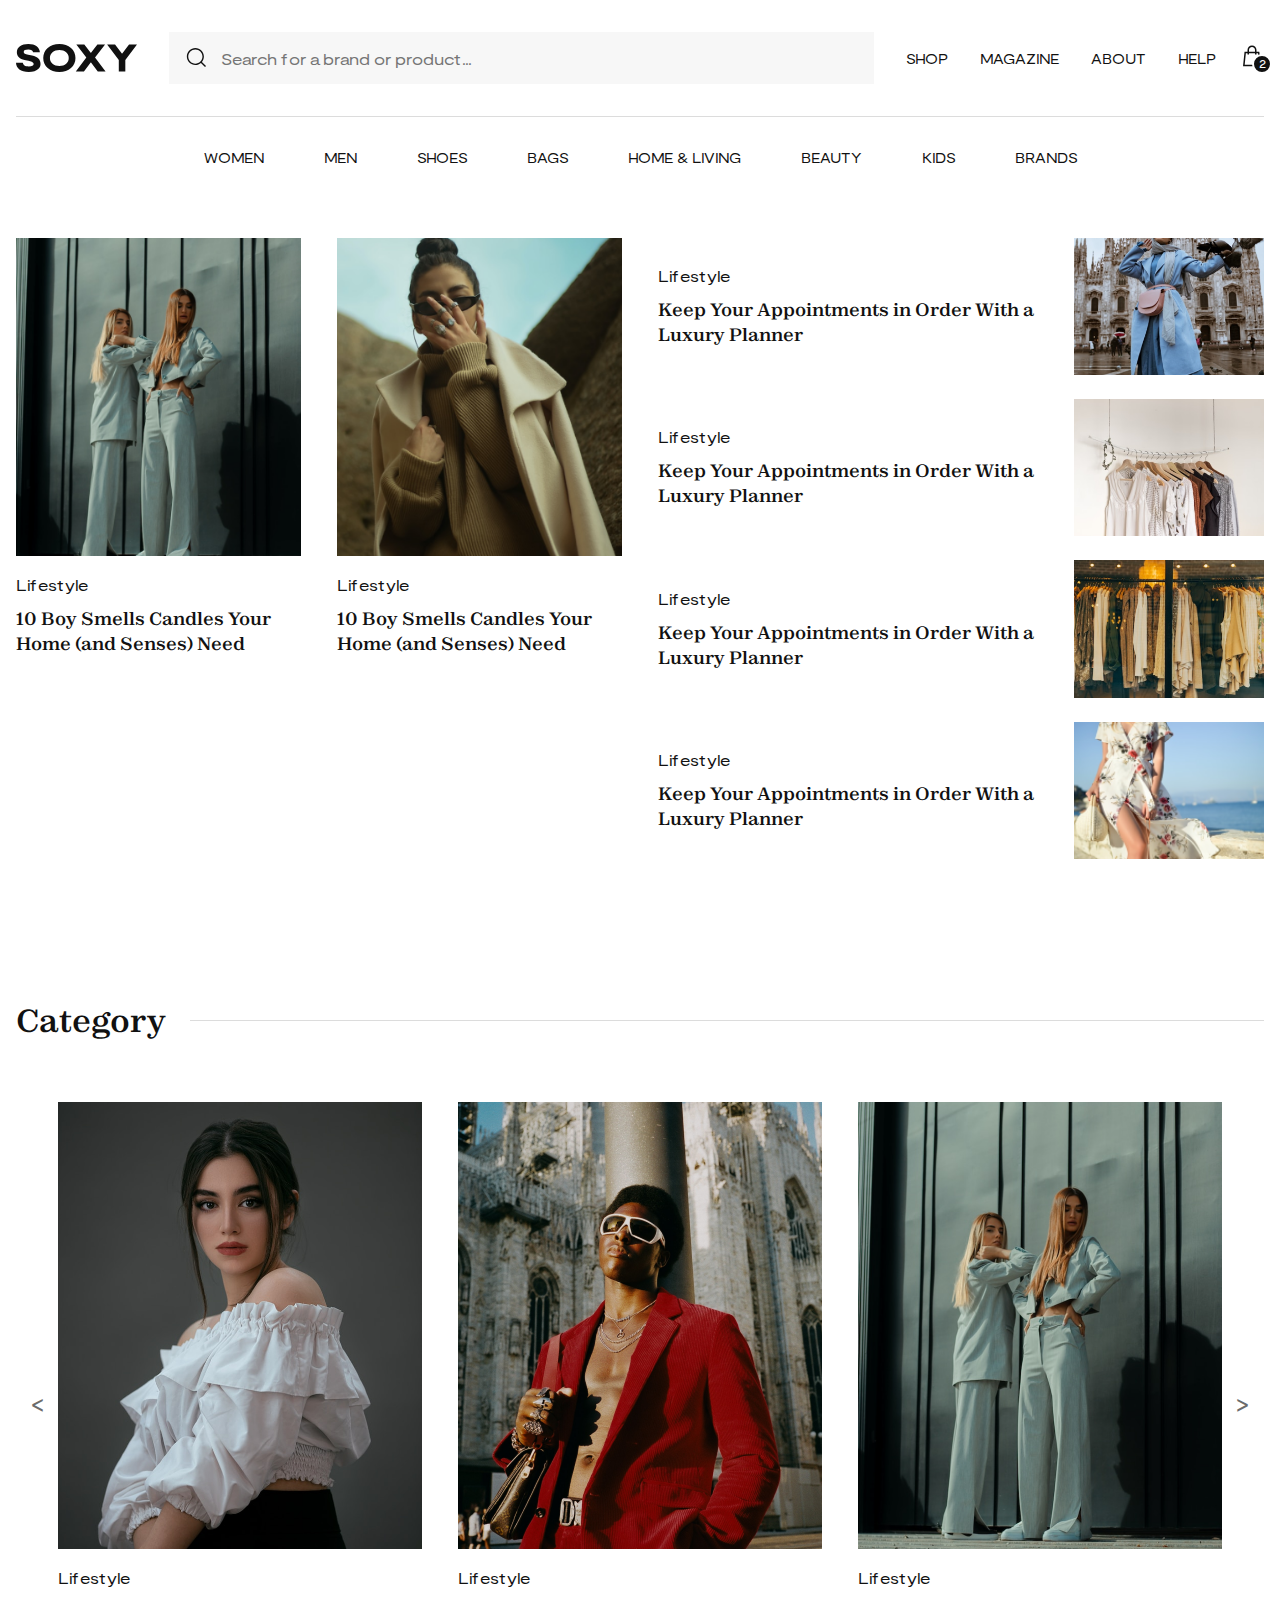
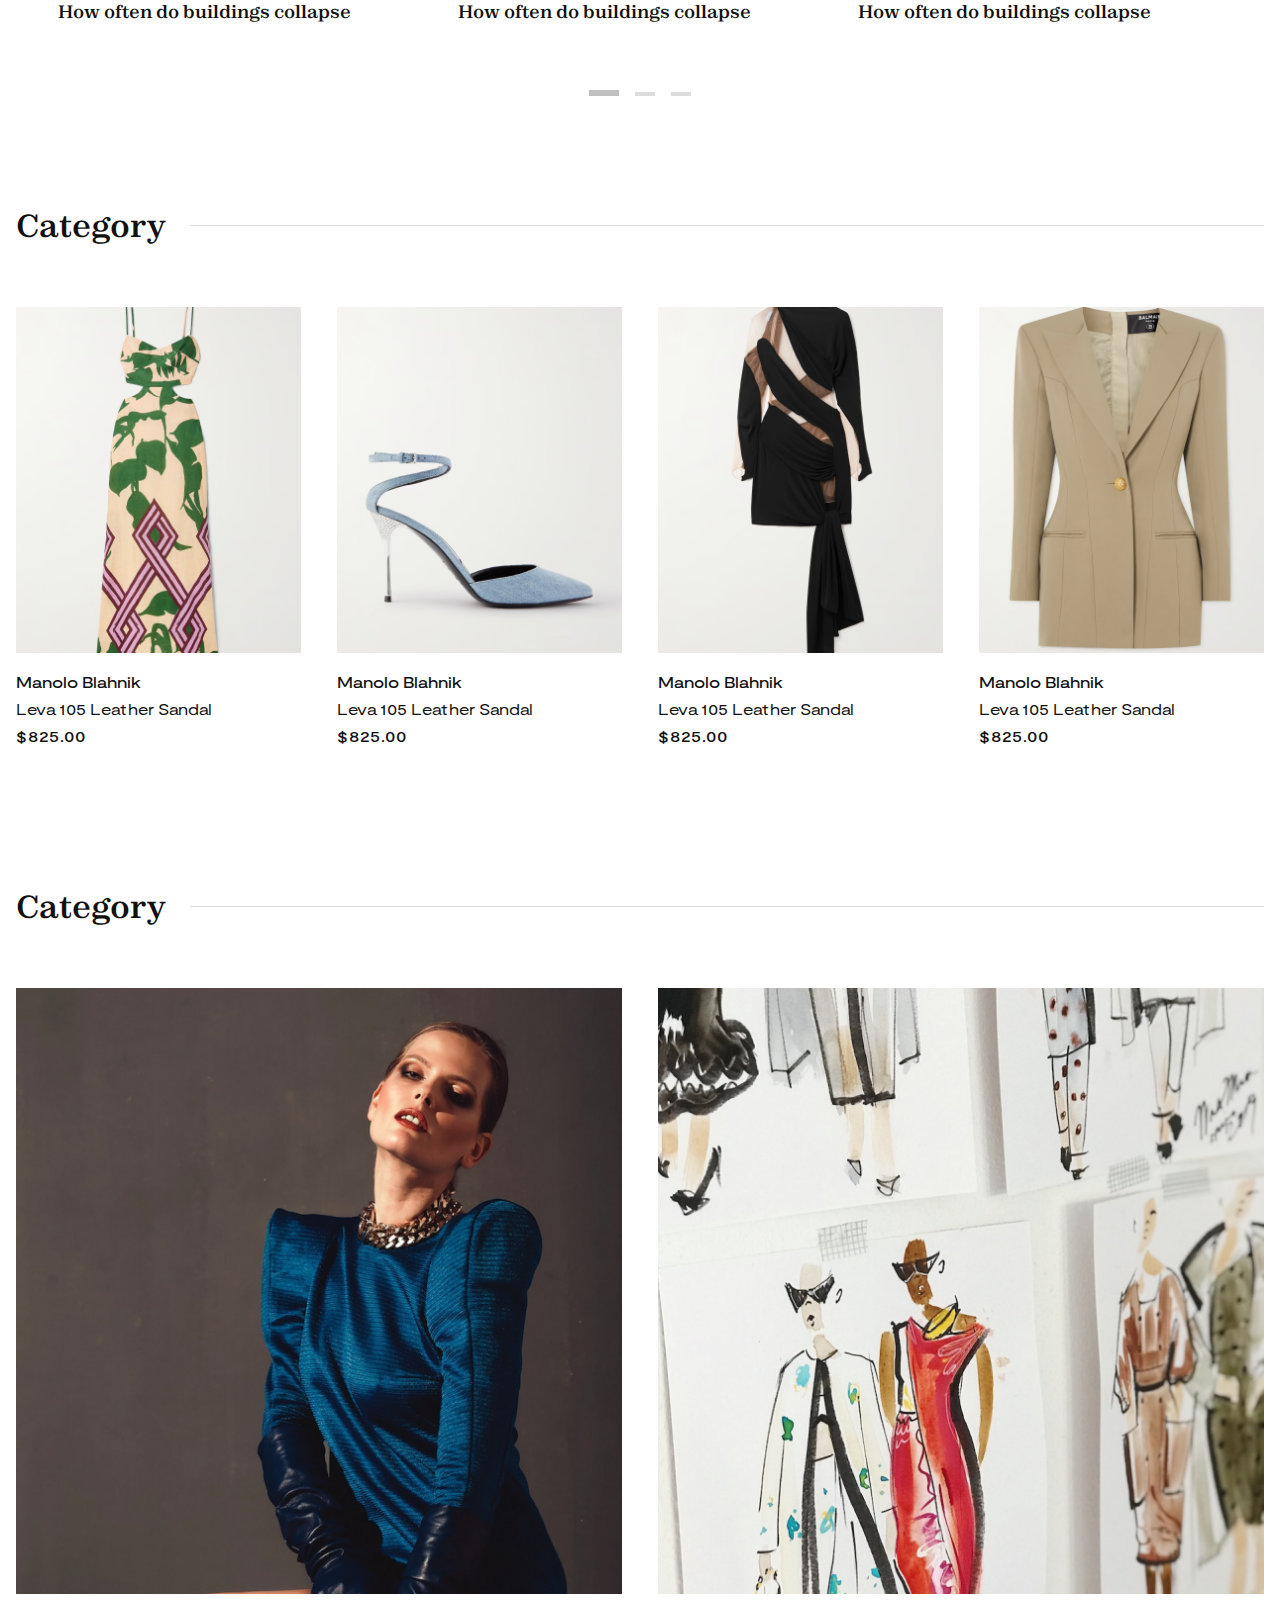
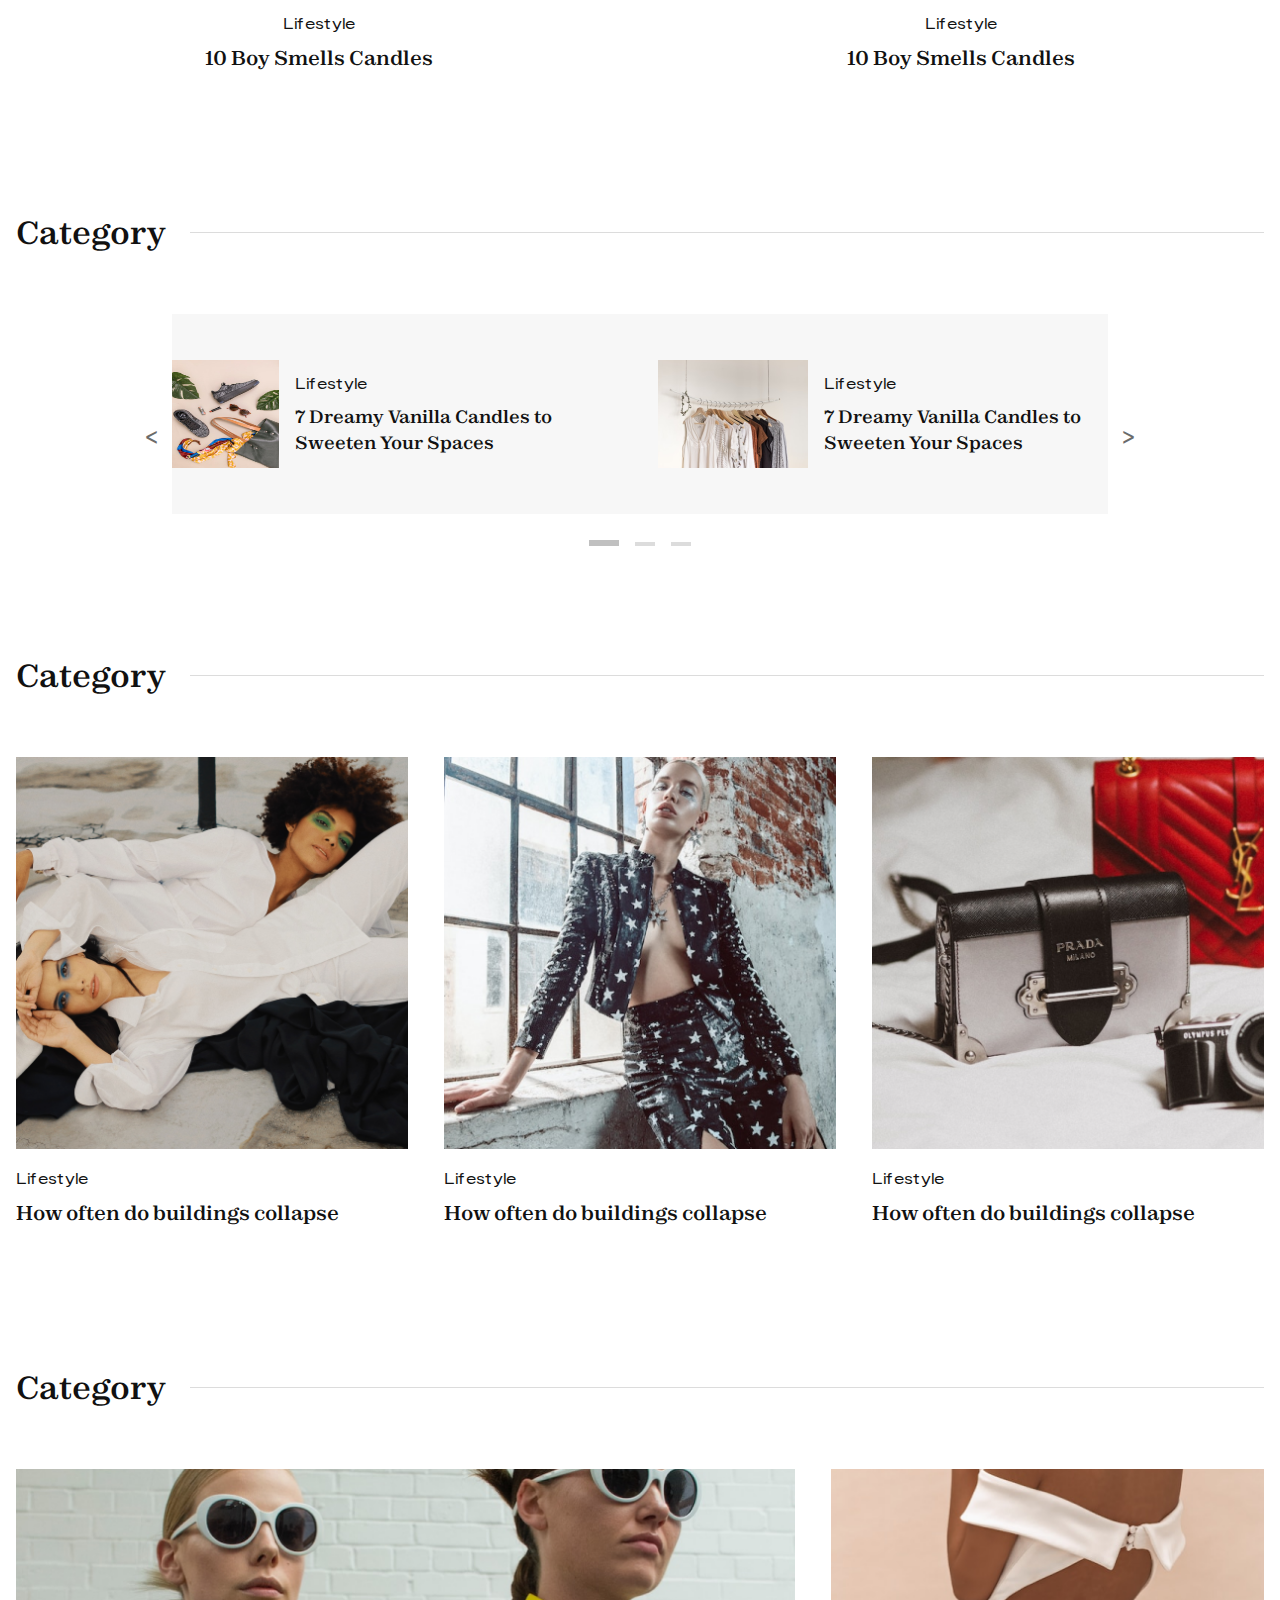
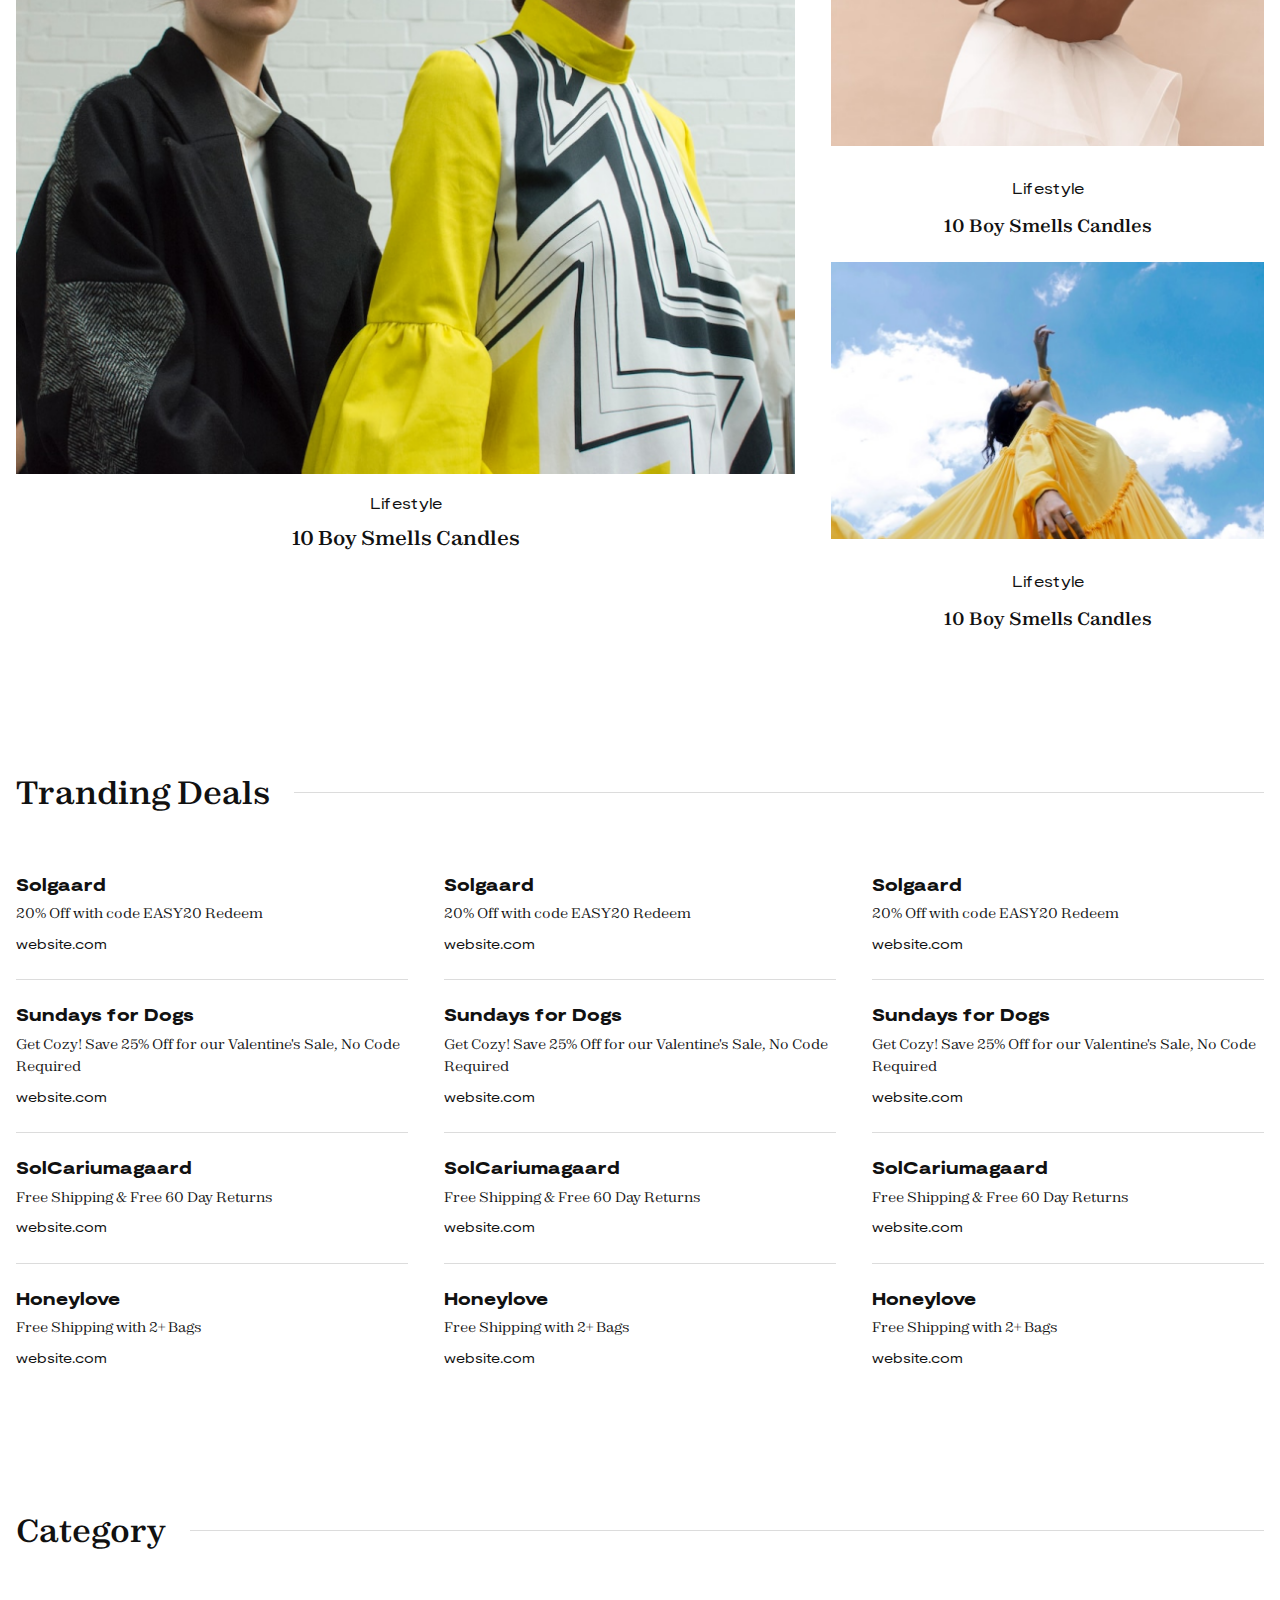
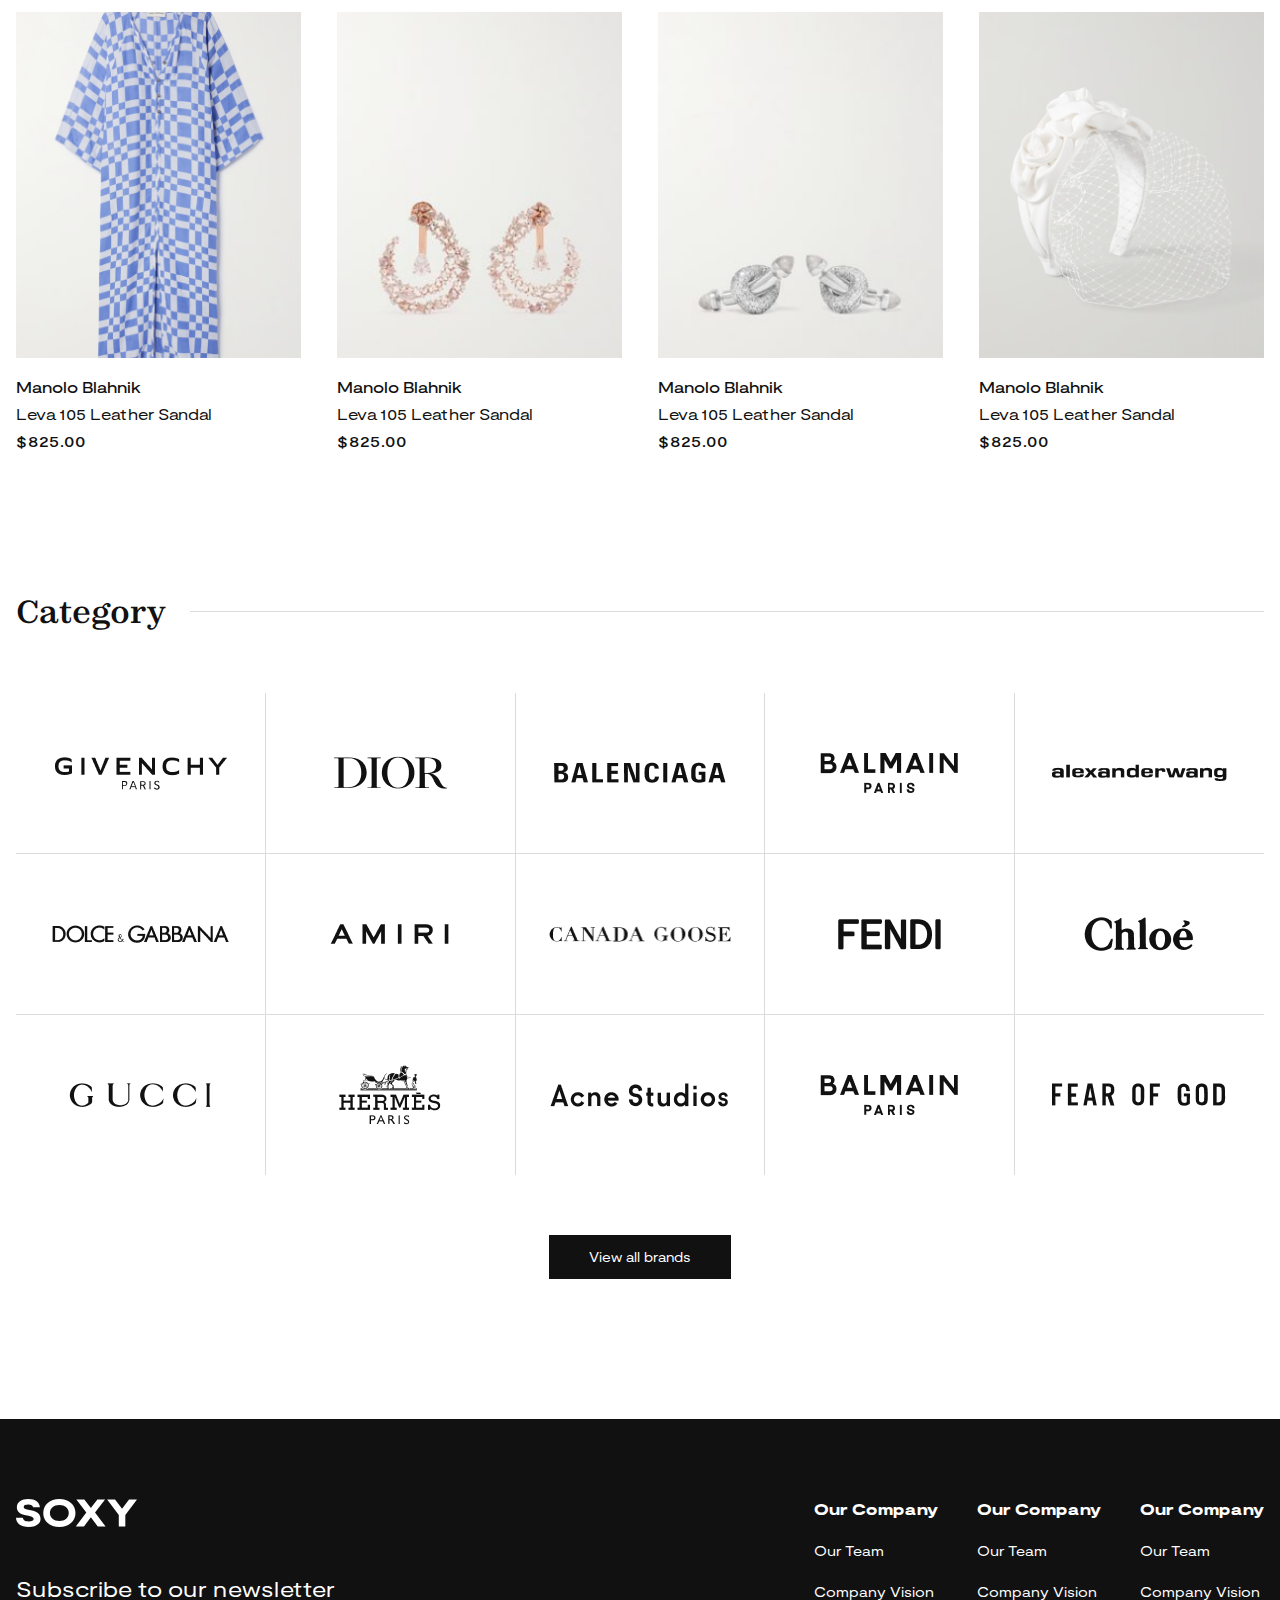
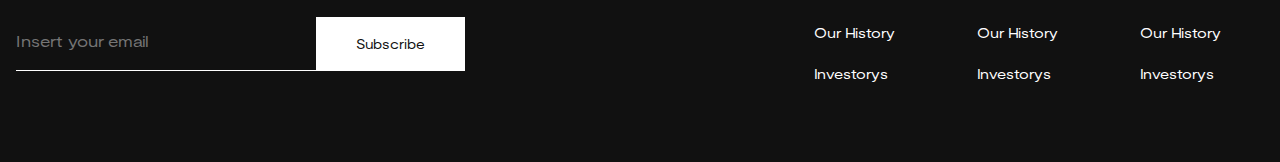
<file: index.html>
<!DOCTYPE html>
<html lang="en">
<head>
    <meta charset="UTF-8">
    <link rel="stylesheet" href="styles/style.css">
    <link rel="stylesheet" href="styles/fonts.css">
    <link rel="stylesheet" href="styles/main.css">
    <meta name="viewport" content="width=device-width" />
</head>
<body>
    <include src="./header.html"></include>
    <div class="sections-wrapper">
        <div class="sections">
            <section class="first-section">
                <div class="left-side desktop">
                    <div>
                        <img src="./assets/images/first-section-left-side-1.png" alt="image">
                        <p class="title-text">Lifestyle</p>
                        <h1 class="section-text">10 Boy Smells Candles Your Home (and Senses) Need</h1>
                    </div>
                    <div>
                        <img src="./assets/images/first-section-left-side-2.png" alt="image">
                        <p class="title-text">Lifestyle</p>
                        <h1 class="section-text">10 Boy Smells Candles Your Home (and Senses) Need</h1>
                    </div>
                </div>
                <div class="first-part mobile">
                    <div id="first-section-wrapper"></div>
                    <div id="first-section-content">
                        <div class="images" id="images" style="transform: translate3d(0px, 0, -1px);">
                        <div>
                            <img src="./assets/images/first-section-left-side-2.png" alt="image">
                            <p class="title-text">Lifestyle</p>
                            <h1 class="section-text">10 Boy Smells Candles Your Home (and Senses)</h1>
                        </div>
                        <div>
                            <img src="./assets/images/first-section-left-side-1.png" alt="image">
                            <p class="title-text">Lifestyle</p>
                            <h1 class="section-text">10 Boy Smells Candles Your Home (and Senses)</h1>
                        </div>
                        <div>
                            <img src="./assets/images/first-section-left-side-2.png" alt="image">
                            <p class="title-text">Lifestyle</p>
                            <h1 class="section-text">10 Boy Smells Candles Your Home (and Senses)</h1>
                        </div>
                        <div>
                            <img src="./assets/images/first-section-left-side-1.png" alt="image">
                            <p class="title-text">Lifestyle</p>
                            <h1 class="section-text">10 Boy Smells Candles Your Home (and Senses)</h1>
                        </div>
                    </div>
                    </div>
                    <div class="slider-control" id="slider-control">
                    </div>
                </div>
                <div class="right-side">
                    <div>
                        <div>
                            <p>Lifestyle</p>
                            <h1 class="section-text">
                                Keep Your Appointments in
                                Order With a Luxury <span class="desktop">Planner</span>
                            </h1>
                        </div>
                        <img src="./assets/images/first-section-right-side-1.png" alt="image"></div>
                    <div>
                        <div>
                            <p>Lifestyle</p>
                            <h1 class="section-text">
                                Keep Your Appointments in
                                Order With a Luxury <span class="desktop">Planner</span>
                            </h1>
                        </div>
                        <img src="./assets/images/first-section-right-side-2.png" alt="image"></div>
                    <div>
                        <div>
                            <p>Lifestyle</p>
                            <h1 class="section-text">
                                Keep Your Appointments in
                                Order With a Luxury <span class="desktop">Planner</span>
                            </h1>
                        </div>
                        <img src="./assets/images/first-section-right-side-3.png" alt="image"></div>
                    <div>
                        <div>
                            <p>Lifestyle</p>
                            <h1 class="section-text">
                                Keep Your Appointments in
                                Order With a Luxury <span class="desktop">Planner</span>
                            </h1>
                        </div>
                        <img src="./assets/images/first-section-right-side-4.png" alt="image"></div>
                </div>
            </section>
            <div class="category-separator">
                <p class="category-text">Category</p>
                <div class="separator"></div>
            </div>
        </div>
    </div>
    <section class="second-section scrolling-section" id="second-section">
        <div class="scrolling-section-wrapper" id="second-section-wrapper"></div>
        <div class="scrolling-content" id="second-section-scrolling-content">
            <div>
                <img src="./assets/images/second-section-1.jfif" alt="image">
                <p class="title-text">Lifestyle</p>
                <h1 class="section-text">How often do buildings collapse</h1>
            </div>
            <div>
                <img src="./assets/images/second-section-2.png" alt="image">
                <p class="title-text">Lifestyle</p>
                <h1 class="section-text">How often do buildings collapse</h1>
            </div>
            <div>
                <img src="./assets/images/second-section-3.png" alt="image">
                <p class="title-text">Lifestyle</p>
                <h1 class="section-text">How often do buildings collapse</h1>
            </div>
            <div>
                <img src="./assets/images/second-section-4.png" alt="image">
                <p class="title-text">Lifestyle</p>
                <h1 class="section-text">How often do buildings collapse</h1>
            </div>
            <div>
                <img src="./assets/images/second-section-5.jfif" alt="image">
                <p class="title-text">Lifestyle</p>
                <h1 class="section-text">How often do buildings collapse</h1>
            </div>
        </div>
    </section>
    <div class="sections-wrapper">
        <div class="sections">
            <div class="category-separator">
                <p class="category-text">Category</p>
                <div class="separator"></div>
            </div>
            <section class="third-section mobile-scrolling-section">
                <div class="mobile">
                    <div class="mobile-scrolling-section-wrapper" id="third-section-wrapper"></div>
                </div>
                <div class="mobile-scrolling-content third-section-content" id="third-section-scrolling-content">
                    <div><img src="./assets/images/third-section-1.png" alt="image">
                        <p class="title-text">Manolo Blahnik</p>
                        <p class="product-name">Leva 105 Leather Sandal</p>
                        <p class="product-price">$825.00</p>
                    </div>
                    <div><img src="./assets/images/third-section-2.png" alt="image">
                        <p class="title-text">Manolo Blahnik</p>
                        <p class="product-name">Leva 105 Leather Sandal</p>
                        <p class="product-price">$825.00</p>
                    </div>
                    <div><img src="./assets/images/third-section-3.png" alt="image">
                        <p class="title-text">Manolo Blahnik</p>
                        <p class="product-name">Leva 105 Leather Sandal</p>
                        <p class="product-price">$825.00</p>
                    </div>
                    <div><img src="./assets/images/third-section-4.png" alt="image">
                        <p class="title-text">Manolo Blahnik</p>
                        <p class="product-name">Leva 105 Leather Sandal</p>
                        <p class="product-price">$825.00</p>
                    </div>
                </div>
            </section>
            <div class="category-separator">
                <p class="category-text">Category</p>
                <div class="separator"></div>
            </div>
            <section class="fourth-section">
                <div><img src="./assets/images/fourth-section-1.png" alt="image">
                    <p class="title-text">Lifestyle</p>
                    <h1>10 Boy Smells Candles</h1>
                </div>
                <div><img src="./assets/images/fourth-section-2.png" alt="image">
                    <p class="title-text">Lifestyle</p>
                    <h1>10 Boy Smells Candles</h1>
                </div>
            </section>
            <div class="category-separator">
                <p class="category-text">Category</p>
                <div class="separator"></div>
            </div>
        </div>
    </div>
    <section class="fifth-section scrolling-section">
        <div class="scrolling-section-wrapper" id="fifth-section-wrapper"></div>
        <div class="scrolling-content" id="fifth-section-scrolling-content">
            <div class="desktop">
                <img src="./assets/images/fifth-section-1.jfif" alt="image">
                <div>
                    <p class="title-text">Lifestyle</p>
                    <h1>7 Dreamy Vanilla Candles to Sweeten Your Spaces</h1>
                </div>
            </div>
            <div>
                <img src="./assets/images/fifth-section-2.png" alt="image">
                <div>
                    <p class="title-text">Lifestyle</p>
                    <h1>7 Dreamy Vanilla Candles to Sweeten Your Spaces</h1>
                </div>
            </div>
            <div>
                <img src="./assets/images/fifth-section-3.png" alt="image">
                <div>
                    <p class="title-text">Lifestyle</p>
                    <h1>7 Dreamy Vanilla Candles to Sweeten Your Spaces</h1>
                </div>
            </div>
            <div>
                <img src="./assets/images/fifth-section-4.png" alt="image">
                <div>
                    <p class="title-text">Lifestyle</p>
                    <h1>7 Dreamy Vanilla Candles to Sweeten Your Spaces</h1>
                </div>
            </div>
        </div>
    </section>
    <div class="sections-wrapper">
        <div class="sections">
            <div class="category-separator">
                <p class="category-text">Category</p>
                <div class="separator"></div>
            </div>
            <section class="sixth-section">
                <div><img src="./assets/images/sixth-section-1.png" alt="image">
                    <p class="title-text">Lifestyle</p>
                    <h1>How often do buildings collapse</h1>
                </div>
                <div><img src="./assets/images/sixth-section-2.png" alt="image">
                    <p class="title-text">Lifestyle</p>
                    <h1>How often do buildings collapse</h1>
                </div>
                <div><img src="./assets/images/sixth-section-3.png" alt="image">
                    <p class="title-text">Lifestyle</p>
                    <h1>How often do buildings collapse</h1>
                </div>
            </section>
            <div class="category-separator">
                <p class="category-text">Category</p>
                <div class="separator"></div>
            </div>
            <section class="seventh-section">
                <div class="left-side">
                    <img src="./assets/images/seventh-section-left-side-1.png" alt="image">
                    <p class="title-text">Lifestyle</p>
                    <h1>10 Boy Smells Candles</h1>
                </div>
                <div class="right-side">
                    <div>
                        <div class="mobile">
                            <p class="title-text">Lifestyle</p>
                            <h1>10 Boy Smells Candles</h1>
                        </div>
                        <img src="./assets/images/seventh-section-right-side-1.png" alt="image">
                        <p class="title-text desktop">Lifestyle</p>
                        <h1 class="desktop">10 Boy Smells Candles</h1>
                    </div>
                    <div>
                        <div class="mobile">
                            <p class="title-text">Lifestyle</p>
                            <h1>10 Boy Smells Candles</h1>
                        </div>
                        <img src="./assets/images/seventh-section-right-side-2.png" alt="image">
                        <p class="title-text desktop">Lifestyle</p>
                        <h1 class="desktop">10 Boy Smells Candles</h1>
                    </div>
                </div>
            </section>
            <div class="category-separator tranding-separator desktop">
                <p class="category-text tranding-text">Tranding Deals</p>
                <div class="separator"></div>
            </div>
            <div class="mobile">
                <div class="category-separator">
                    <p class="category-text">Category</p>
                    <div class="separator"></div>
                </div>
            </div>
            <section class="eighth-section" id="eight-section">
                <div>
                    <div class="tranding-item">
                        <h1>Solgaard</h1>
                        <p>20% Off with code EASY20 Redeem</p>
                        <a href="#" >website.com</a>
                    </div>
                    <div class="separator"></div>
                    <div class="tranding-item">
                        <h1>Sundays for Dogs</h1>
                        <p>Get Cozy! Save 25% Off for our Valentine's Sale, No Code Required</p>
                        <a href="#" >website.com</a>
                    </div>
                    <div class="separator"></div>
                    <div class="tranding-item">
                        <h1>SolCariumagaard</h1>
                        <p>Free Shipping & Free 60 Day Returns</p>
                        <a href="#" >website.com</a>
                    </div>
                    <div class="separator"></div>
                    <div class="tranding-item">
                        <h1>Honeylove</h1>
                        <p>Free Shipping with 2+ Bags</p>
                        <a href="#" >website.com</a>
                    </div>
                </div>
                <div class="separator mobile"></div>
                <div>
                    <div class="tranding-item">
                        <h1>Solgaard</h1>
                        <p>20% Off with code EASY20 Redeem</p>
                        <a href="#" >website.com</a>
                    </div>
                    <div class="separator"></div>
                    <div class="tranding-item">
                        <h1>Sundays for Dogs</h1>
                        <p>Get Cozy! Save 25% Off for our Valentine's Sale, No Code Required</p>
                        <a href="#" >website.com</a>
                    </div>
                    <div class="separator"></div>
                    <div class="tranding-item">
                        <h1>SolCariumagaard</h1>
                        <p>Free Shipping & Free 60 Day Returns</p>
                        <a href="#" >website.com</a>
                    </div>
                    <div class="separator"></div>
                    <div class="tranding-item">
                        <h1>Honeylove</h1>
                        <p>Free Shipping with 2+ Bags</p>
                        <a href="#" >website.com</a>
                    </div>
                </div>
                <div class="separator mobile"></div>
                <div>
                    <div class="tranding-item">
                        <h1>Solgaard</h1>
                        <p>20% Off with code EASY20 Redeem</p>
                        <a href="#" >website.com</a>
                    </div>
                    <div class="separator"></div>
                    <div class="tranding-item">
                        <h1>Sundays for Dogs</h1>
                        <p>Get Cozy! Save 25% Off for our Valentine's Sale, No Code Required</p>
                        <a href="#" >website.com</a>
                    </div>
                    <div class="separator"></div>
                    <div class="tranding-item">
                        <h1>SolCariumagaard</h1>
                        <p>Free Shipping & Free 60 Day Returns</p>
                        <a href="#" >website.com</a>
                    </div>
                    <div class="separator"></div>
                    <div class="tranding-item">
                        <h1>Honeylove</h1>
                        <p>Free Shipping with 2+ Bags</p>
                        <a href="#" >website.com</a>
                    </div>
                </div>
            </section>
            <button class="eighth-section-load-more mobile" id="eighth-section-load-button">Load more</button>
            <div class="category-separator">
                <p class="category-text">Category</p>
                <div class="separator"></div>
            </div>
            <section class="ninth-section mobile-scrolling-section">
                <div class="mobile">
                    <div class="mobile-scrolling-section-wrapper" id="ninth-section-wrapper"></div>
                </div>
                <div class="mobile-scrolling-content ninth-section-content" id="ninth-section-scrolling-content">
                    <div><img src="./assets/images/ninth-section-1.png" alt="image">
                        <p class="title-text">Manolo Blahnik</p>
                        <p class="product-name">Leva 105 Leather Sandal</p>
                        <p class="product-price">$825.00</p>
                    </div>
                    <div><img src="./assets/images/ninth-section-2.png" alt="image">
                        <p class="title-text">Manolo Blahnik</p>
                        <p class="product-name">Leva 105 Leather Sandal</p>
                        <p class="product-price">$825.00</p>
                    </div>
                    <div><img src="./assets/images/ninth-section-3.png" alt="image">
                        <p class="title-text">Manolo Blahnik</p>
                        <p class="product-name">Leva 105 Leather Sandal</p>
                        <p class="product-price">$825.00</p>
                    </div>
                    <div><img src="./assets/images/ninth-section-4.png" alt="image">
                        <p class="title-text">Manolo Blahnik</p>
                        <p class="product-name">Leva 105 Leather Sandal</p>
                        <p class="product-price">$825.00</p>
                    </div>
                </div>
            </section>
            <div class="category-separator ninth-section-category-separator">
                <p class="category-text">Category</p>
                <div class="separator"></div>
            </div>
            <section class="brands-section">
                <table class="desktop">
                    <colgroup>
                        <col span="1" style="width: 20%;">
                        <col span="1" style="width: 20%;">
                        <col span="1" style="width: 20%;">
                        <col span="1" style="width: 20%;">
                        <col span="1" style="width: 20%;">
                    </colgroup>
                    <tr>
                        <td><div><img src="./assets/images/Givenchy.png" alt="images"></div></td>
                        <td><div><img src="./assets/images/dior.png" alt="images"></div></td>
                        <td><div><img src="./assets/images/balenciaga.png" alt="images"></div></td>
                        <td><div><img src="./assets/images/balmain.png" alt="images"></div></td>
                        <td><div><img src="./assets/images/alexanderwang.png" alt="images"></div></td>
                    </tr>
                    <tr>
                        <td><div><img src="./assets/images/dolce&gabbana.png" alt="images"></div></td>
                        <td><div><img src="./assets/images/amiri-1%201.png" alt="images"></div></td>
                        <td><div><img src="./assets/images/canada%20goose.png" alt="images"></div></td>
                        <td><div><img src="./assets/images/fendi.png" alt="images"></div></td>
                        <td><div><img src="./assets/images/chloe.png" alt="images"></div></td>
                    </tr>
                    <tr>
                        <td><div><img src="./assets/images/gucci.png" alt="images"></div></td>
                        <td><div><img src="./assets/images/hermes.png" alt="images"></div></td>
                        <td><div><img src="./assets/images/Acne%20Studios.png" alt="images"></div></td>
                        <td><div><img src="./assets/images/balmain.png" alt="images"></div></td>
                        <td><div><img src="./assets/images/fear-of-god.png" alt="images"></div></td>
                    </tr>
                </table>
                <table class="mobile">
                    <colgroup>
                        <col span="1" style="width: 50%;">
                        <col span="1" style="width: 50%;">
                    </colgroup>
                    <tbody>
                    <tr>
                        <td><div><img src="./assets/images/Givenchy.png" alt="images"></div></td>
                        <td><div><img src="./assets/images/dior.png" alt="images"></div></td>
                    </tr>
                    <tr>
                        <td><div><img src="./assets/images/balenciaga.png" alt="images"></div></td>
                        <td><div><img src="./assets/images/balmain.png" alt="images"></div></td>
                    </tr>
                    <tr>
                        <td><div><img src="./assets/images/dolce&gabbana.png" alt="images"></div></td>
                        <td><div><img src="./assets/images/amiri-1%201.png" alt="images"></div></td>
                    </tr>
                    <tr>
                        <td><div><img src="./assets/images/gucci.png" alt="images"></div></td>
                        <td><div><img src="./assets/images/hermes.png" alt="images"></div></td>
                    </tr>
                    </tbody>
                </table>
                <div class="all-brands-wrapper button-wrapper">
                    <button class="all-brands button">View all brands</button>
                </div>
            </section>
        </div>
    </div>
    <include src="./footer.html"></include>
    <script src="scripts/category-scrolling.js"></script>
    <script src="scripts/include.js"></script>
    <script src="scripts/main.js"></script>
</body>
</html>
</file>
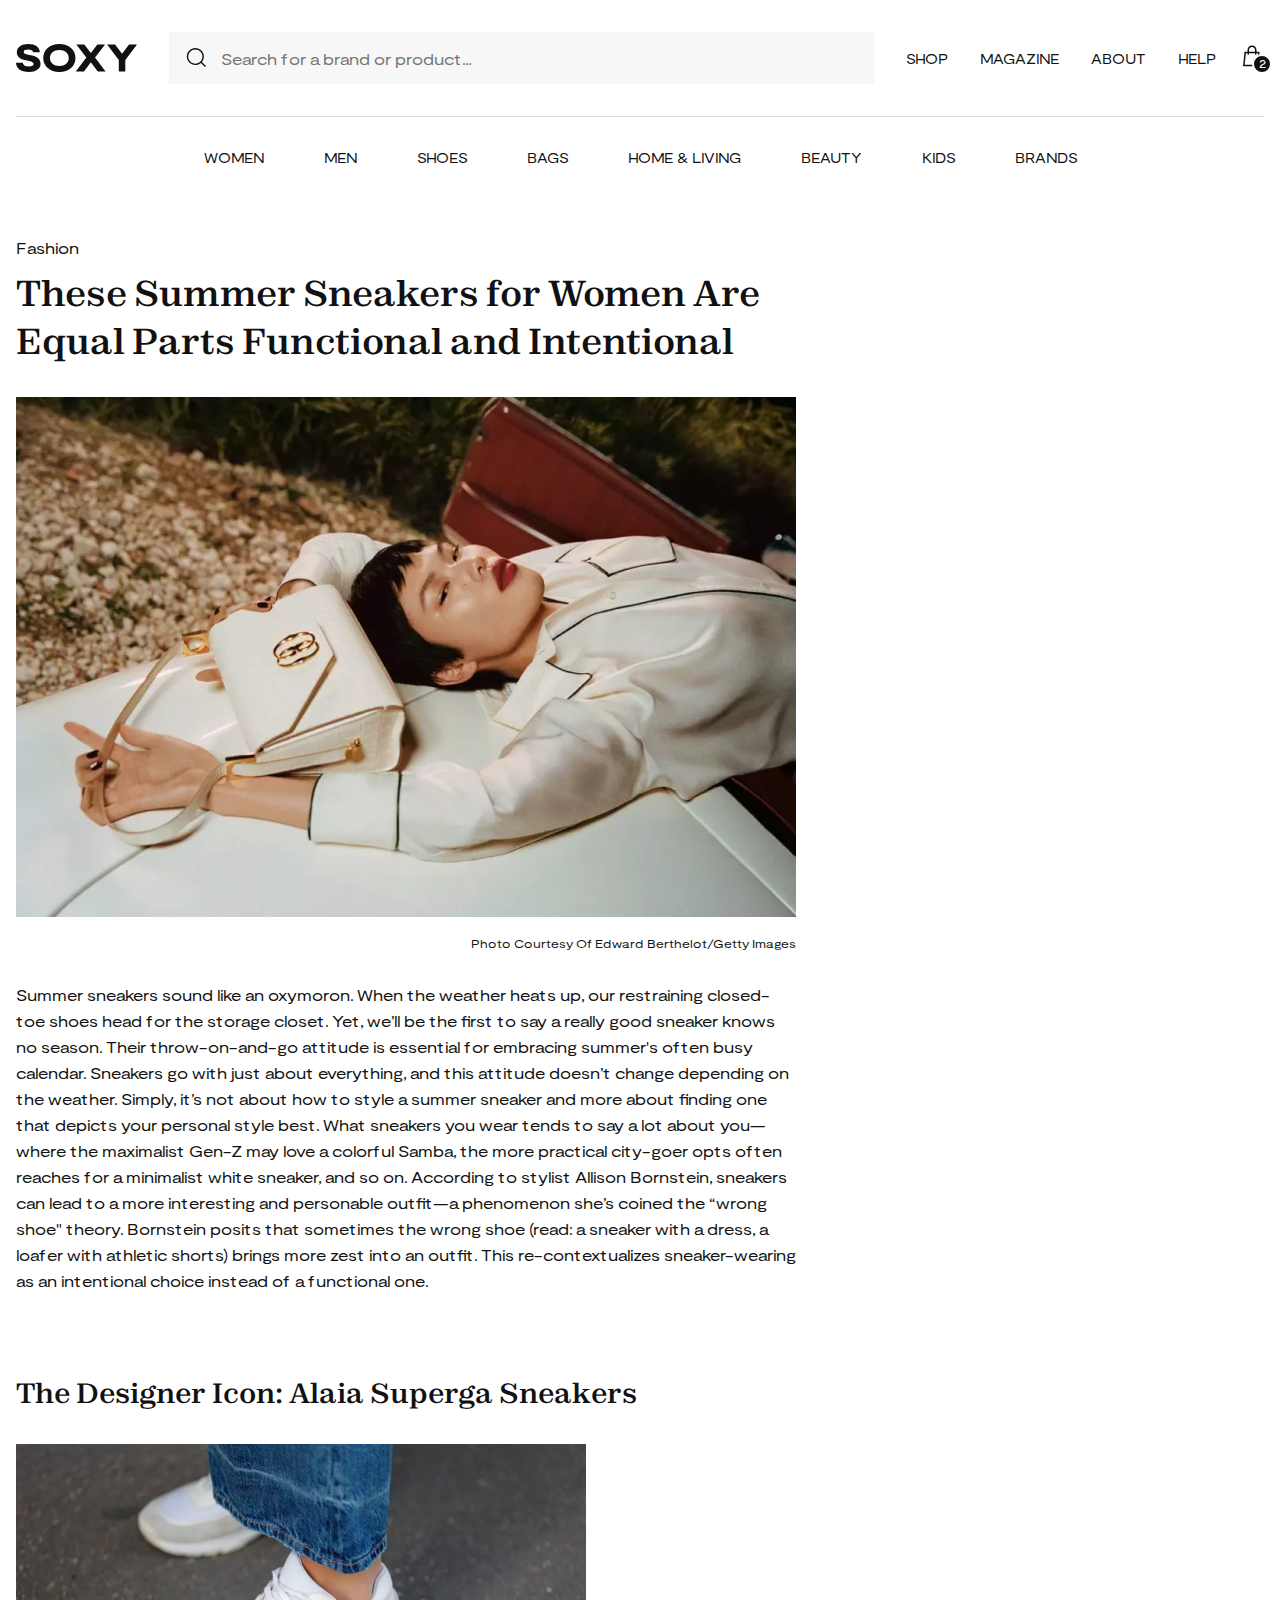
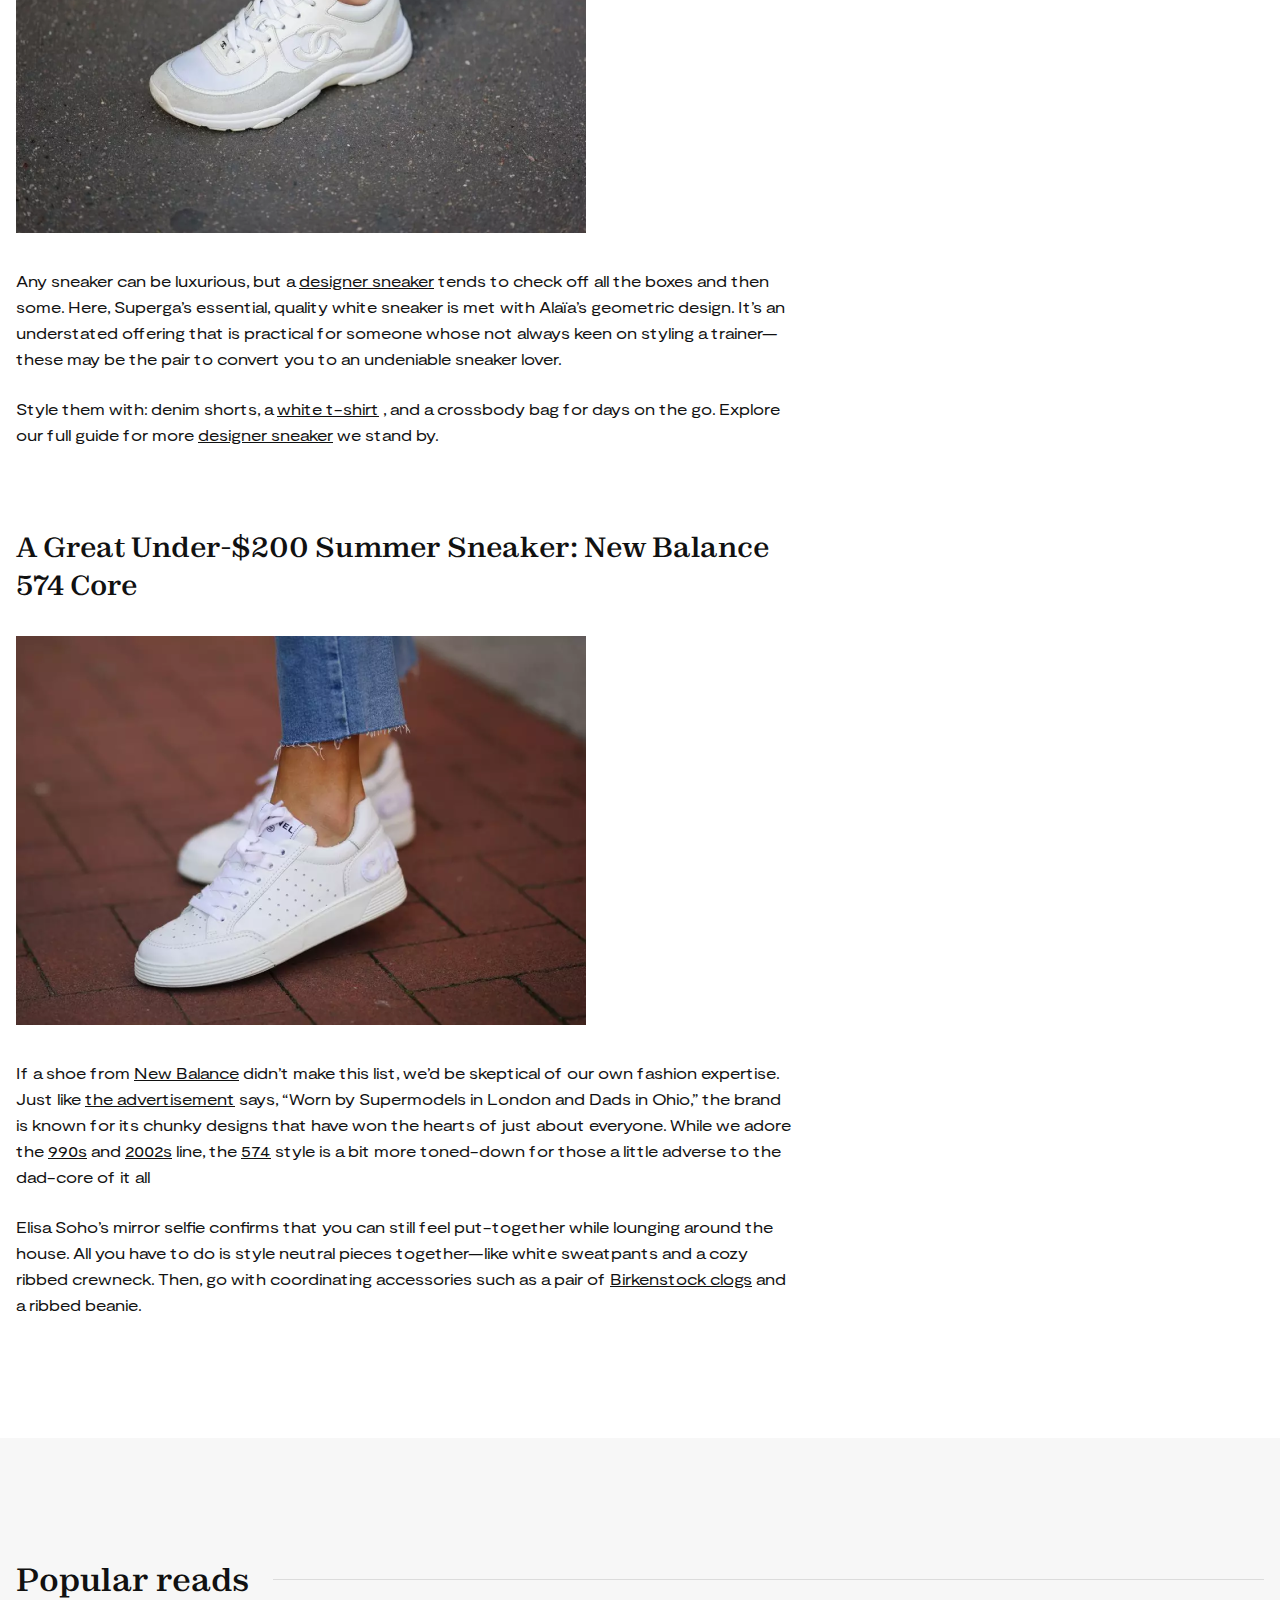
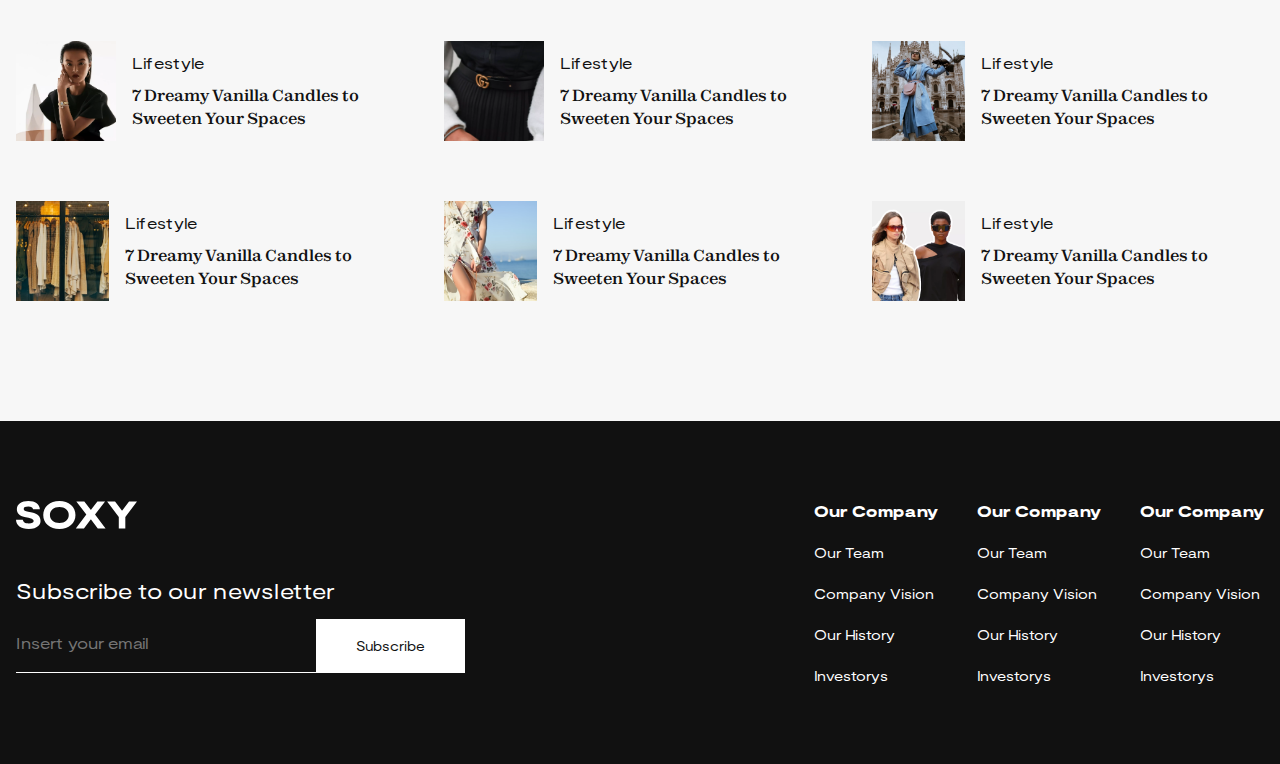
<file: blog-details.html>
<!DOCTYPE html>
<html lang="en">
<head>
    <meta charset="UTF-8">
    <title>Blog details</title>
    <link rel="stylesheet" href="styles/style.css">
    <link rel="stylesheet" href="styles/fonts.css">
    <link rel="stylesheet" href="styles/blog-details.css">
    <meta name="viewport" content="width=device-width" />
</head>
<body>
  <include src="./header.html"></include>
  <div class="page-wrapper">
      <div class="blog-details-wrapper">
          <div>
              <p class="subtitle">Fashion</p>
              <h1 class="first-title">These Summer Sneakers for Women Are Equal Parts Functional and Intentional</h1>
              <div class="image-wrapper">
                  <img src="assets/images/blog-description-1.png" alt="">
                  <p class="image-description">Photo Courtesy Of Edward Berthelot/Getty Images</p>
              </div>
              <p class="description">
                  Summer sneakers sound like an oxymoron. When the weather heats up, our restraining
                  closed-toe shoes head for the storage closet. Yet, we’ll be the first to say a
                  really good sneaker knows no season. Their throw-on-and-go attitude is essential
                  for embracing summer's often busy calendar. Sneakers go with just about everything,
                  and this attitude doesn’t change depending on the weather. Simply, it’s not about how
                  to style a summer sneaker and more about finding one that depicts your personal style best.
                  What sneakers you wear tends to say a lot about you—where the maximalist Gen-Z may love
                  a colorful Samba, the more practical city-goer opts often reaches for a minimalist white
                  sneaker, and so on. According to stylist Allison Bornstein, sneakers can lead to a more
                  interesting and personable outfit—a phenomenon she’s coined the “wrong shoe" theory.
                  Bornstein posits that sometimes the wrong shoe (read: a sneaker with a dress, a loafer
                  with athletic shorts) brings more zest into an outfit. This re-contextualizes sneaker-wearing
                  as an intentional choice instead of a functional one.
              </p>
          </div>
          <div class="additional-blog-info">
              <h1 class="title">The Designer Icon: Alaia Superga Sneakers</h1>
              <div class="image-wrapper">
                  <img src="assets/images/blog-description-2.png" alt="">
              </div>
              <div class="description-wrapper">
                  <p>Any sneaker can be luxurious, but a
                      <a href="https://editorialist.com/fashion/best-designer-sneakers/">designer sneaker</a>
                      tends to check off all the boxes and then some. Here, Superga’s essential, quality white sneaker is
                      met with Alaïa’s geometric design. It’s an understated offering that is practical for someone
                      whose not always keen on styling a trainer—these may be the pair to convert you
                      to an undeniable sneaker lover.</p>
                  <p>
                      Style them with: denim shorts, a <a href="https://editorialist.com/style/white-t-shirt/">white t-shirt</a>
                      , and a crossbody bag for days on the go. Explore our full guide for more
                      <a href="https://editorialist.com/fashion/best-designer-sneakers/">designer sneaker</a>
                      we stand by.
                  </p>
              </div>
          </div>
          <div class="additional-blog-info">
              <h1 class="title">A Great Under-$200 Summer Sneaker: New Balance 574 Core</h1>
              <div class="image-wrapper">
                  <img src="assets/images/blog-description-3.png" alt="">
              </div>
              <div class="description-wrapper">
                  <p>
                      If a shoe from <a href="https://editorialist.com/fashion/new-balance-influencers/">New Balance</a>
                      didn’t make this list, we’d be skeptical of our own fashion expertise. Just like
                      <a href="https://www.dazeddigital.com/fashion/article/44382/1/new-balance-new-campaign-dad-shoe-ugly-sneakers-990v5">the advertisement</a>
                      says, “Worn by Supermodels in London and Dads in Ohio,” the brand is known for its
                      chunky designs that have won the hearts of just about everyone. While we adore the
                      <a href="https://clicktracker.editorialist.com/eyxTracking?url=https://prf.hn/click/camref:1101l4eza/destination:https://www.farfetch.com/shopping/women/new-balance-990-low-top-sneakers-item-18601434.aspx?storeid=10853">990s</a>
                      and
                      <a href="https://www.farfetch.com/nl/shopping/women/new-balance-200r-item-19647604.aspx?storeid=10218&clickref=1101lxJQSUis&utm_source=projectyx1&utm_medium=affiliate&utm_campaign=PHUS&pid=performancehorizon_int&c=projectyx1&clickid=1101lxJQSUis&af_siteid=1100l36335&af_sub_siteid=1011l270&af_cost_model=CPA&af_channel=affiliate&is_retargeting=true">2002s</a>
                      line, the <a href="https://www.newbalance.com/pd/574-core/WL574V3-40378.html">574</a>
                      style is a bit more toned-down for those a little adverse to the dad-core of it all
                  </p>
                  <p>
                      Elisa Soho’s mirror selfie confirms that you can still feel put-together while
                      lounging around the house. All you have to do is style neutral pieces together—like
                      white sweatpants and a cozy ribbed crewneck. Then, go with coordinating accessories such as a pair of
                      <a href="https://editorialist.com/fashion/birkenstock-designer-collaborations/">Birkenstock clogs</a>
                      and a ribbed beanie.
                  </p>
              </div>
          </div>
    </div>
  </div>

  <div class="page-wrapper popular-reads-wrapper">
      <div>
          <div class="popular-reads-title">
              <h1>Popular reads</h1>
              <div class="separator"></div>
          </div>
          <div class="popular-content">
              <div>
                  <img src="assets/images/popular-1.png" alt="">
                  <div class="popular-description">
                      <p>Lifestyle</p>
                      <h1>7 Dreamy Vanilla Candles to Sweeten Your Spaces</h1>
                  </div>
              </div>
              <div>
                  <img src="assets/images/popular-2.png" alt="">
                  <div class="popular-description">
                      <p>Lifestyle</p>
                      <h1>7 Dreamy Vanilla Candles to Sweeten Your Spaces</h1>
                  </div>
              </div>
              <div>
                  <img src="assets/images/popular-3.png" alt="">
                  <div class="popular-description">
                      <p>Lifestyle</p>
                      <h1>7 Dreamy Vanilla Candles to Sweeten Your Spaces</h1>
                  </div>
              </div>
              <div>
                  <img src="assets/images/popular-4.png" alt="">
                  <div class="popular-description">
                      <p>Lifestyle</p>
                      <h1>7 Dreamy Vanilla Candles to Sweeten Your Spaces</h1>
                  </div>
              </div>
              <div>
                  <img src="assets/images/popular-5.png" alt="">
                  <div class="popular-description">
                      <p>Lifestyle</p>
                      <h1>7 Dreamy Vanilla Candles to Sweeten Your Spaces</h1>
                  </div>
              </div>
              <div>
                  <img src="assets/images/popular-6.png" alt="">
                  <div class="popular-description">
                      <p>Lifestyle</p>
                      <h1>7 Dreamy Vanilla Candles to Sweeten Your Spaces</h1>
                  </div>
              </div>
          </div>
      </div>
  </div>
  <include src="./footer.html"></include>
  <script src="scripts/include.js"></script>
</body>
</html>
</file>
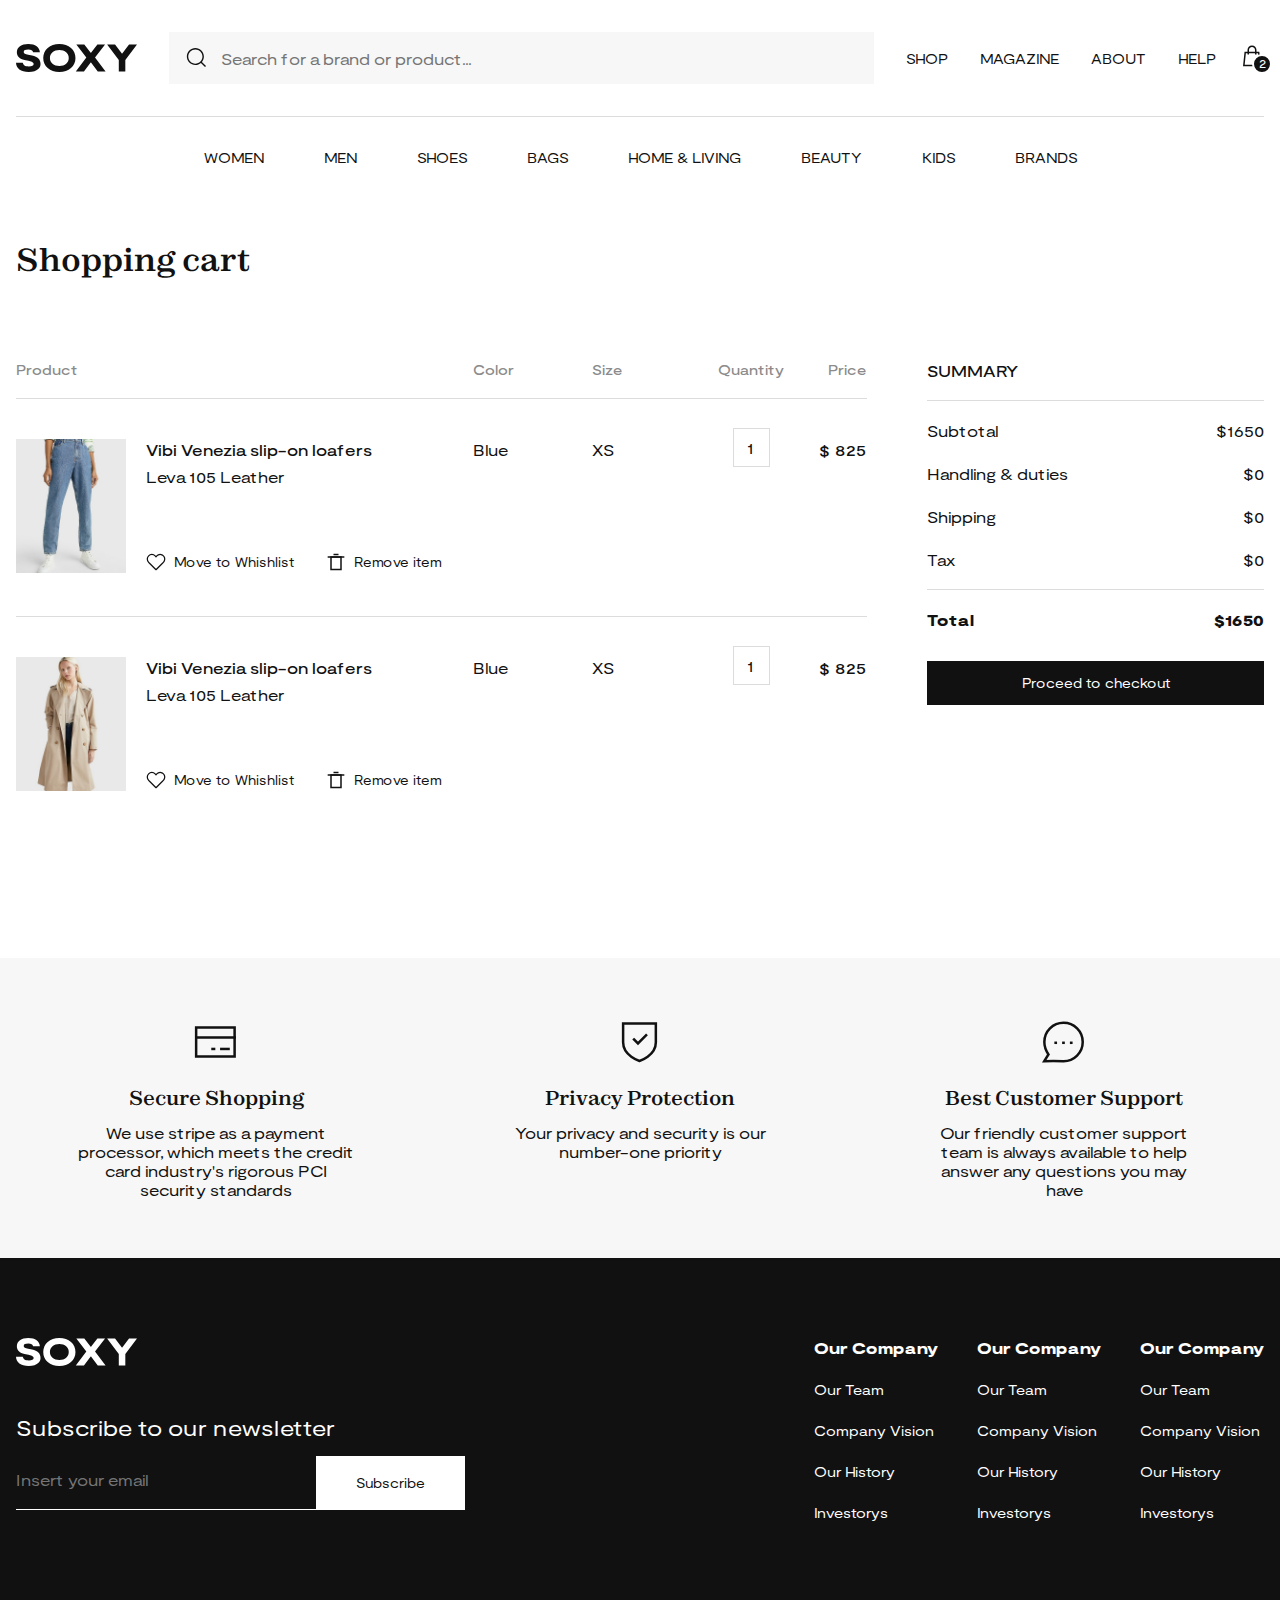
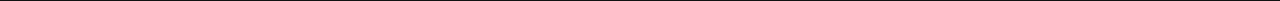
<file: cart.html>
<!DOCTYPE html>
<html lang="en">
<head>
    <meta charset="UTF-8">
    <title>Cart</title>
    <link rel="stylesheet" href="styles/style.css">
    <link rel="stylesheet" href="styles/fonts.css">
    <link rel="stylesheet" href="styles/cart.css">
    <meta name="viewport" content="width=device-width" />
</head>
<body>
    <include src="./header.html"></include>
    <div class="page-wrapper">
        <div>
            <div>
                <h1 class="cart-title" id="cart-title">Shopping cart</h1>
            </div>

            <div class="empty-cart" id="empty-cart">
                <div>
                    <div>
                        <img src="assets/icons/bag.svg">
                    </div>
                    <p class="add-items-to-cart">Add items to your Shopping Bag</p>
                    <button class="button cart-button">Shop What's New</button>
                </div>
            </div>

            <div id="cart-with-items">
                <div>
                    <table style="height: 0">
                        <colgroup class="desktop">
                            <col span="1" style="width: 12.8%; height: 8.375em">
                            <col span="1" style="width: 40.7%; height: 8.375em">
                            <col span="1" style="width: 14%; height: 8.375em">
                            <col span="1" style="width: 13.2%; height: 8.375em">
                            <col span="1" style="width: auto; height: 8.375em">
                            <col span="1" style="width: auto; height: 8.375em">
                        </colgroup>
                        <thead class="desktop">
                            <tr>
                                <th>Product</th>
                                <th></th>
                                <th>Color</th>
                                <th>Size</th>
                                <th class="count">Quantity</th>
                                <th class="price">Price</th>
                            </tr>
                        </thead>
                        <tbody id="cart-items-container"></tbody>
                    </table>
                    <div>
                        <p class="summary-title">SUMMARY</p>
                        <div class="summary-info">
                            <div>
                                <p class="name">Subtotal</p>
                                <p class="price" id="subtotal">$0.00</p>
                            </div>
                            <div>
                                <p class="name">Handling & duties</p>
                                <p class="price">$0</p>
                            </div>
                            <div>
                                <p class="name">Shipping</p>
                                <p class="price">$0</p>
                            </div>
                            <div>
                                <p class="name">Tax</p>
                                <p class="price">$0</p>
                            </div>
                        </div>
                        <div class="summary-total">
                            <p>Total</p>
                            <p id="total">$0.00</p>
                        </div>
                        <button class="button summary-button">Proceed to checkout</button>
                    </div>
                </div>
            </div>

        </div>
    </div>

    <div class="additional-info">
        <div>
            <div class="additional-item">
                <div>
                    <img src="assets/icons/bank-card.svg" alt="bank-card">
                </div>
                <h1 class="title">Secure Shopping</h1>
                <p class="text">
                    We use stripe as a payment processor, which meets the credit
                    card industry's rigorous PCI security standards
                </p>
            </div>
            <div class="additional-item">
                <div>
                    <img src="assets/icons/shield.svg" alt="shield">
                </div>
                <h1 class="title">Privacy Protection</h1>
                <p class="text">Your privacy and security is our number-one priority</p>
            </div>
            <div class="additional-item">
                <div>
                    <img src="assets/icons/message.svg" alt="message">
                </div>
                <h1 class="title">Best Customer Support</h1>
                <p class="text">
                    Our friendly customer support team is always available
                    to help answer any questions you may have
                </p>
            </div>
        </div>
    </div>

    <include src="./footer.html"></include>
    <script src="scripts/include.js"></script>
    <script src="scripts/cart-page.js"></script>
</body>
</html>
</file>
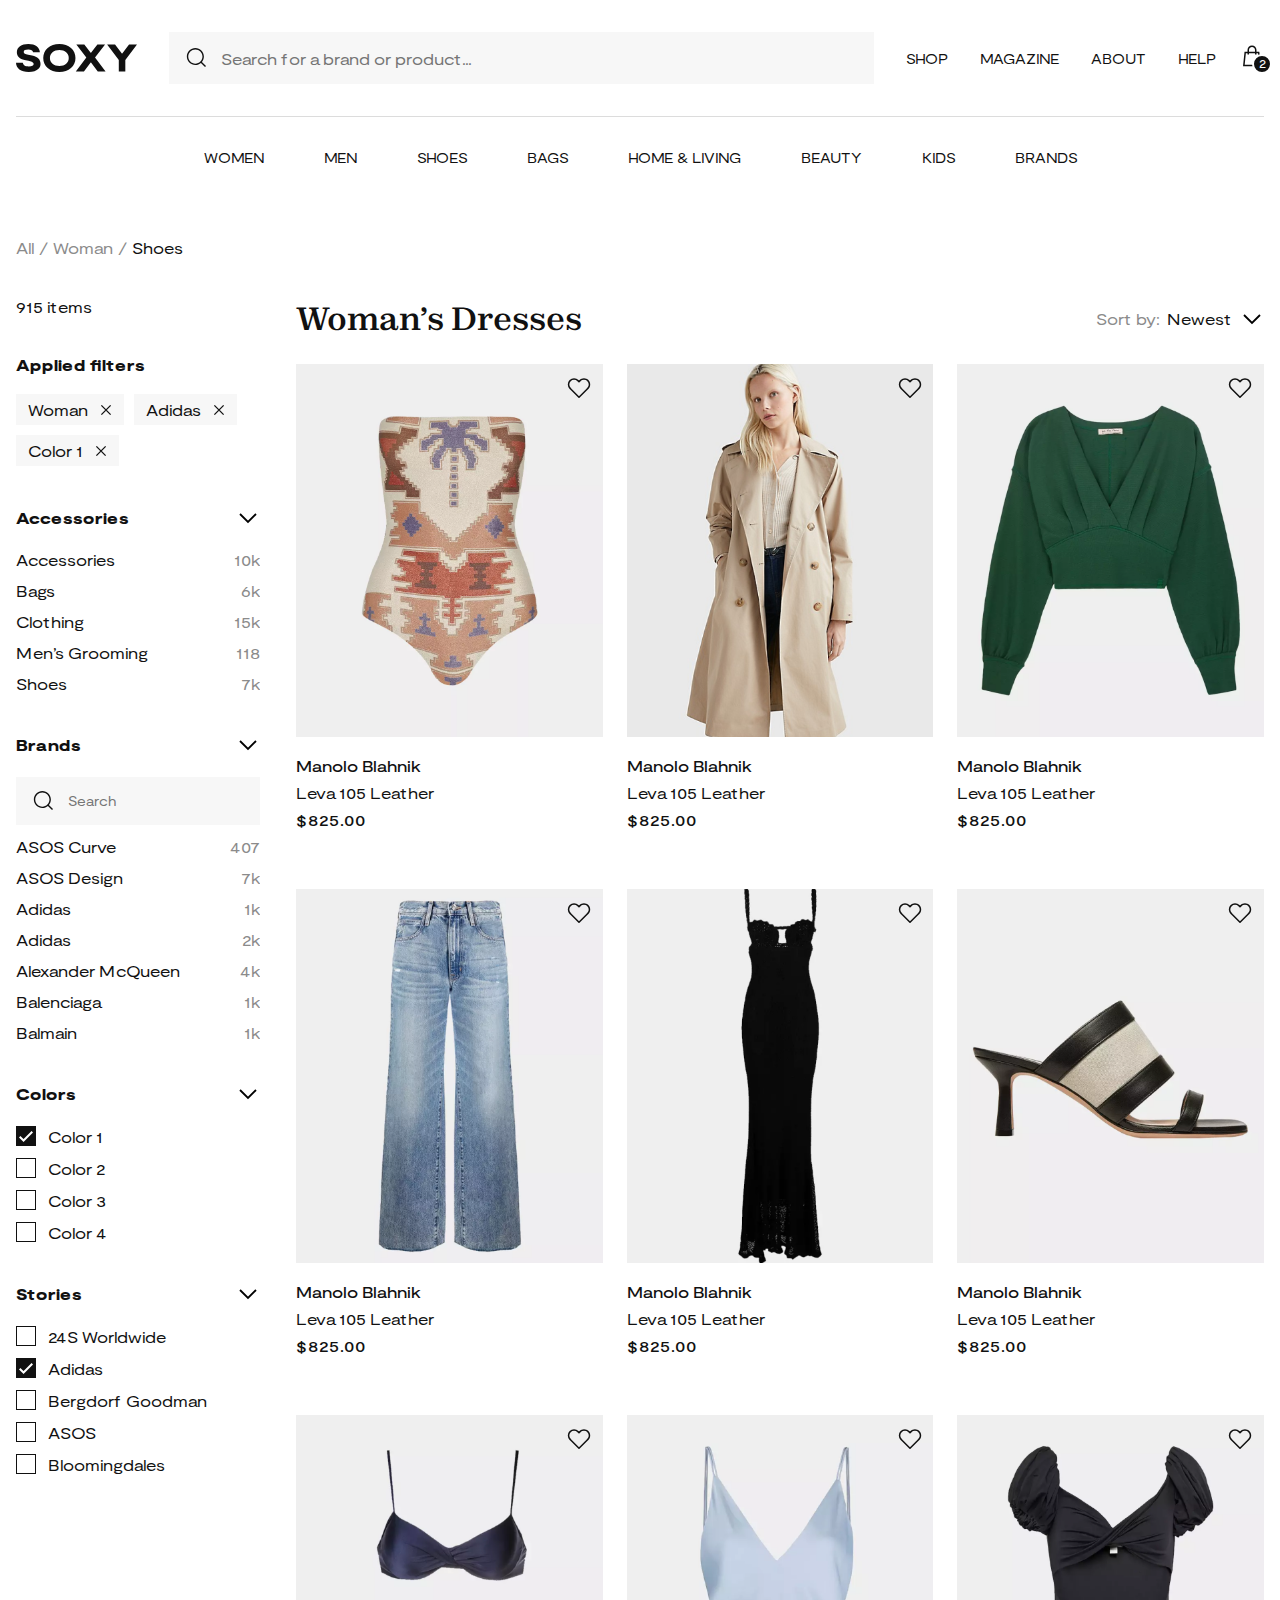
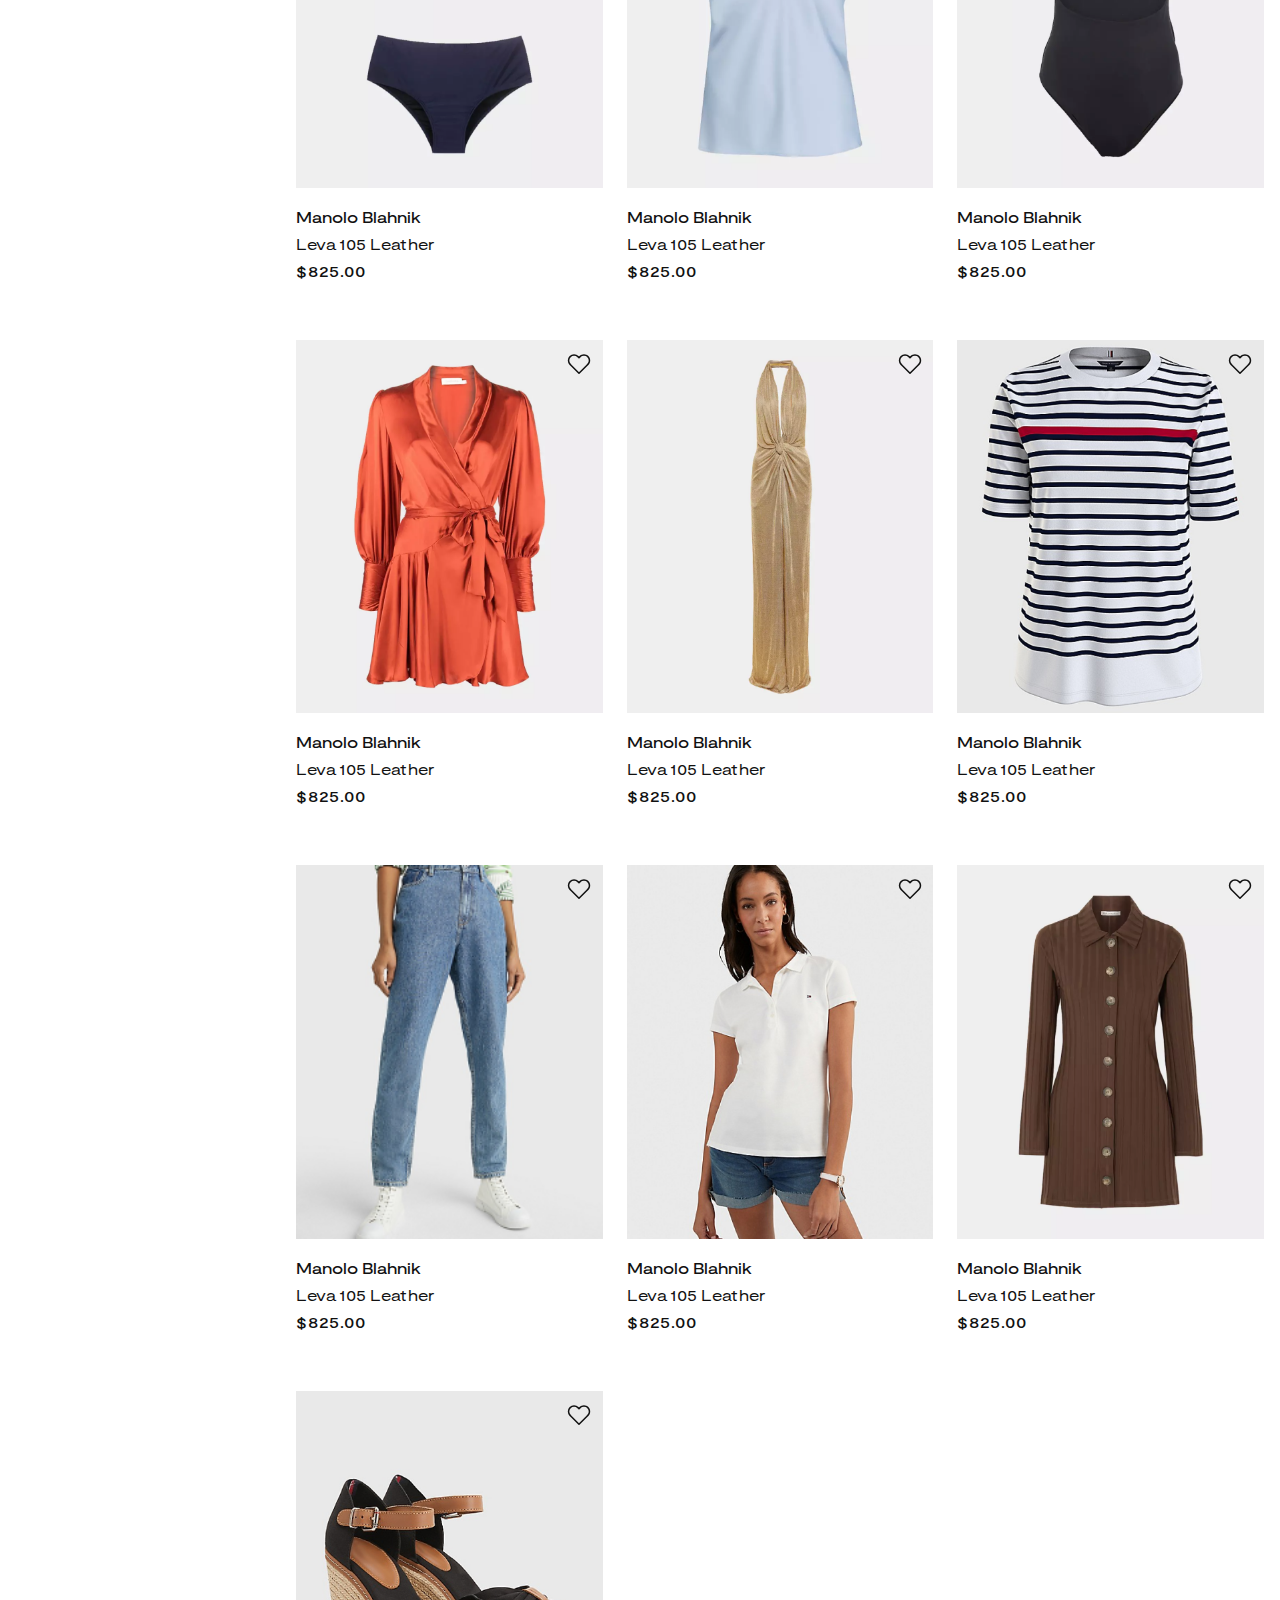
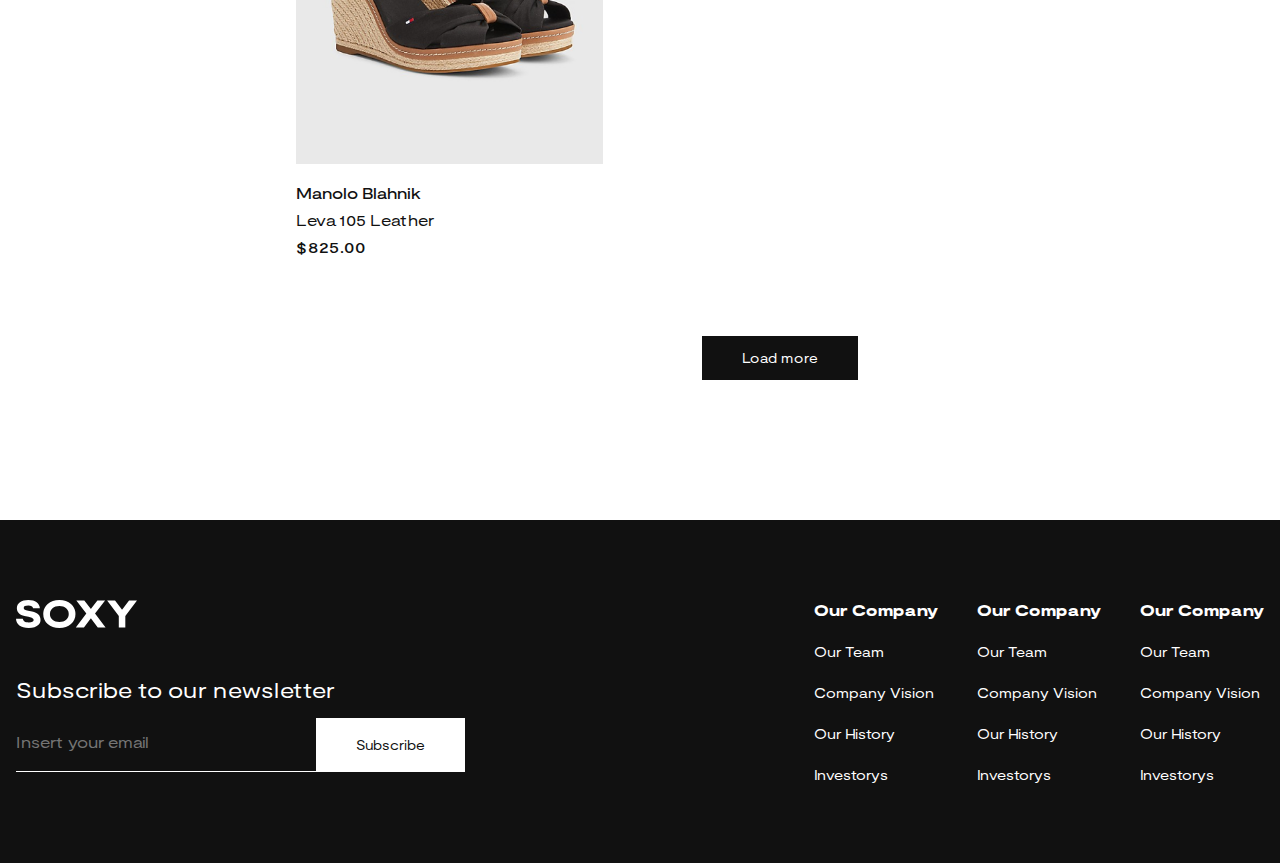
<file: category.html>
<!DOCTYPE html>
<html lang="en">
<head>
    <meta charset="UTF-8">
    <title>Title</title>
    <link rel="stylesheet" href="styles/style.css">
    <link rel="stylesheet" href="styles/fonts.css">
    <link rel="stylesheet" href="styles/category.css">
  <meta name="viewport" content="width=device-width" />
</head>
<body>
  <include src="./header.html"></include>
  <div class="page-wrapper">
    <div>
      <div class="categories-name desktop">
        <p>All</p>
        <span>/</span>
        <p>Woman</p>
        <span>/</span>
        <p class="active">Shoes</p>
      </div>
      <div class="categories-content">
        <div class="categories-filter" id="categories-filter">
          <div class="count-of-products desktop">915 items</div>
          <div class="applied-filters filter-group desktop">
            <p class="filter-title">Applied filters</p>
            <div class="applied-filters-content" id="applied-filters-content">
              <div class="woman">
                <p>Woman</p>
                <img src="./assets/icons/cross.svg" alt="cross"></div>
              <div class="adidas">
                <p>Adidas</p>
                <img src="./assets/icons/cross.svg" alt="cross"></div>
              <div class="color-1">
                <p>Color 1</p>
                <img src="./assets/icons/cross.svg" alt="cross"></div>
            </div>
          </div>
          <div class="mobile">
            <div class="filter-title">
              <p>Filter</p>
              <img id="close-filters" src="./assets/icons/cross.svg">
            </div>
          </div>
          <div class="accessories filter-group filter-with-count">
            <p class="filter-title filter-with-hiding">
              <span>Accessories</span>
              <img src="./assets/icons/chevron-down.svg" alt="chevron-down"/>
            </p>
            <div class="filter-group-content">
              <div class="filtering-group">
                <p class="name">Accessories</p>
                <p class="count">10k</p>
              </div>
              <div class="filtering-group">
                <p class="name">Bags</p>
                <p class="count">6k</p>
              </div>
              <div class="filtering-group">
                <p class="name">Clothing</p>
                <p class="count">15k</p>
              </div>
              <div class="filtering-group">
                <p class="name">Men’s Grooming</p>
                <p class="count">118</p>
              </div>
              <div class="filtering-group">
                <p class="name">Shoes</p>
                <p class="count">7k</p>
              </div>
            </div>
          </div>
          <div class="brands filter-group filter-with-count">
            <p class="filter-title filter-with-hiding">
              <span>Brands</span>
              <img src="./assets/icons/chevron-down.svg" alt="chevron-down"/>
            </p>
            <div>
                <div class="brands-search">
                  <img src="./assets/icons/searh.svg" alt="search">
                  <input type="text" placeholder="Search">
                </div>
              <div class="filter-group-content">
                <div class="filtering-group">
                    <p class="name">ASOS Curve</p>
                    <p class="count">407</p>
                  </div>
                <div class="filtering-group">
                  <p class="name">ASOS Design</p>
                  <p class="count">7k</p>
                </div>
                <div class="filtering-group">
                  <p class="name">Adidas</p>
                  <p class="count">1k</p>
                </div>
                <div class="filtering-group">
                  <p class="name">Adidas</p>
                  <p class="count">2k</p>
                </div>
                <div class="filtering-group">
                  <p class="name">Alexander McQueen</p>
                  <p class="count">4k</p>
                </div>
                <div class="filtering-group">
                  <p class="name">Balenciaga</p>
                  <p class="count">1k</p>
                </div>
                <div class="filtering-group">
                  <p class="name">Balmain</p>
                  <p class="count">1k</p>
                </div>
              </div>
            </div>
          </div>
          <div class="colors filter-group filter-with-checkbox">
            <p class="filter-title filter-with-hiding">
              <span>Colors</span>
              <img src="./assets/icons/chevron-down.svg" alt="chevron-down"/>
            </p>
            <form id="colors-form" class="filter-form">
              <div class="filtering-group">
                <div class="container">
                  <input type="checkbox" name="color-1" id="color-1" checked>
                  <span class="checkmark">
                    <img src="./assets/icons/checked.svg" alt="checked">
                  </span>
                </div>
                <p class="name">Color 1</p>
              </div>
              <div class="filtering-group">
                <div class="container">
                  <input type="checkbox" name="color-2" id="color-2">
                  <span class="checkmark">
                    <img src="./assets/icons/checked.svg" alt="checked">
                  </span>
                </div>
                <p class="name">Color 2</p>
              </div>
              <div class="filtering-group">
                <div class="container">
                  <input type="checkbox" name="color-3" id="color-3">
                  <span class="checkmark">
                    <img src="./assets/icons/checked.svg" alt="checked">
                  </span>
                </div>
                <p class="name">Color 3</p>
              </div>
              <div class="filtering-group">
                <div class="container">
                  <input type="checkbox" name="color-4" id="color-4">
                  <span class="checkmark">
                    <img src="./assets/icons/checked.svg" alt="checked">
                  </span>
                </div>
                <p class="name">Color 4</p>
              </div>
            </form>
          </div>
          <div class="stories filter-group filter-with-checkbox">
            <p class="filter-title filter-with-hiding">
              <span>Stories</span>
              <img src="./assets/icons/chevron-down.svg" alt="chevron-down"/>
            </p>
            <form id="stories-form" class="filter-form">
              <div class="filtering-group">
                <div class="container">
                  <input type="checkbox" name="24s-worldwide">
                  <span class="checkmark">
                    <img src="./assets/icons/checked.svg" alt="checked">
                  </span>
                </div>
                <p class="name">24S Worldwide</p>
              </div>
              <div class="filtering-group">
                <div class="container">
                  <input type="checkbox" name="adidas" checked>
                  <span class="checkmark">
                    <img src="./assets/icons/checked.svg" alt="checked">
                  </span>
                </div>
                <p class="name">Adidas</p>
              </div>
              <div class="filtering-group">
                <div class="container">
                  <input type="checkbox" name="bergdorf-goodman">
                  <span class="checkmark">
                    <img src="./assets/icons/checked.svg" alt="checked">
                  </span>
                </div>
                <p class="name">Bergdorf Goodman</p>
              </div>
              <div class="filtering-group">
                <div class="container">
                  <input type="checkbox" name="asos">
                  <span class="checkmark">
                    <img src="./assets/icons/checked.svg" alt="checked">
                  </span>
                </div>
                <p class="name">ASOS</p>
              </div>
              <div class="filtering-group">
                <div class="container">
                  <input type="checkbox" name="bloomingdales">
                  <span class="checkmark">
                    <img src="./assets/icons/checked.svg" alt="checked">
                  </span>
                </div>
                <p class="name">Bloomingdales</p>
              </div>
            </form>
          </div>
        </div>
        <div class="categories-products" id="categories-products">
          <h1 class="mobile">Woman’s Dresses</h1>
          <div class="categories-title">
            <h1 class="desktop">Woman’s Dresses</h1>
            <div class="mobile">
              <div class="mobile-filter" id="mobile-filter">
                <img src="./assets/icons/filter.svg" alt="filter">
                <p>Filter (<span id="filters-count">3</span>)</p>
              </div>
            </div>
            <div class="categories-sorting">
              <p>Sort by:</p>
              <div class="sorting-variants" id="sorting-variants">
                <p class="sorting-value">Newest</p>
                <img src="./assets/icons/chevron-down.svg">
              </div>
              <div class="sorting-dropdown-wrapper" id="sorting-dropdown-wrapper">
                <div class="sorting-dropdown">
                  <a href="#" class="sorting-link">Lowest Price</a>
                  <a href="#" class="sorting-link">Highest Price</a>
                  <a href="#" class="sorting-link">Newest</a>
                </div>
              </div>
            </div>
          </div>
          <div class="items-count mobile">915 <span>items</span></div>
          <div class="mobile">
            <div class="applied-filters filter-group">
              <div class="applied-filters-content selected-filters" id="mobile-applied-filters-content">
                <div class="woman">
                  <p>Woman</p>
                  <img src="./assets/icons/cross.svg" alt="cross"></div>
                <div class="adidas">
                  <p>Adidas</p>
                  <img src="./assets/icons/cross.svg" alt="cross"></div>
                <div class="color-1">
                  <p>Color 1</p>
                  <img src="./assets/icons/cross.svg" alt="cross"></div>
              </div>
            </div>
          </div>
          <div class="category-products" id="category-products">
            <div>
              <div class="heart-wrapper">
                <img src="./assets/icons/heart.svg" alt="heart">
              </div>
              <img src="./assets/images/category-product-1.png" alt="product-image" class="product-image">
              <p class="author">Manolo Blahnik</p>
              <p>Leva 105 Leather</p>
              <p class="price">$825.00</p>
            </div>
            <div>
              <div class="heart-wrapper">
                <img src="./assets/icons/heart.svg" alt="heart">
              </div>
              <img src="./assets/images/category-product-2.png" alt="product-image" class="product-image">
              <p class="author">Manolo Blahnik</p>
              <p>Leva 105 Leather</p>
              <p class="price">$825.00</p>
            </div>
            <div>
              <div class="heart-wrapper">
                <img src="./assets/icons/heart.svg" alt="heart">
              </div>
              <img src="./assets/images/category-product-3.png" alt="product-image" class="product-image">
              <p class="author">Manolo Blahnik</p>
              <p>Leva 105 Leather</p>
              <p class="price">$825.00</p>
            </div>
            <div>
              <div class="heart-wrapper">
                <img src="./assets/icons/heart.svg" alt="heart">
              </div>
              <img src="./assets/images/category-product-4.png" alt="product-image" class="product-image">
              <p class="author">Manolo Blahnik</p>
              <p>Leva 105 Leather</p>
              <p class="price">$825.00</p>
            </div>
            <div>
              <div class="heart-wrapper">
                <img src="./assets/icons/heart.svg" alt="heart">
              </div>
              <img src="./assets/images/category-product-5.png" alt="product-image" class="product-image">
              <p class="author">Manolo Blahnik</p>
              <p>Leva 105 Leather</p>
              <p class="price">$825.00</p>
            </div>
            <div>
              <div class="heart-wrapper">
                <img src="./assets/icons/heart.svg" alt="heart">
              </div>
              <img src="./assets/images/category-product-6.png" alt="product-image" class="product-image">
              <p class="author">Manolo Blahnik</p>
              <p>Leva 105 Leather</p>
              <p class="price">$825.00</p>
            </div>
            <div>
              <div class="heart-wrapper">
                <img src="./assets/icons/heart.svg" alt="heart">
              </div>
              <img src="./assets/images/category-product-7.png" alt="product-image" class="product-image">
              <p class="author">Manolo Blahnik</p>
              <p>Leva 105 Leather</p>
              <p class="price">$825.00</p>
            </div>
            <div>
              <div class="heart-wrapper">
                <img src="./assets/icons/heart.svg" alt="heart">
              </div>
              <img src="./assets/images/category-product-8.png" alt="product-image" class="product-image">
              <p class="author">Manolo Blahnik</p>
              <p>Leva 105 Leather</p>
              <p class="price">$825.00</p>
            </div>
            <div>
              <div class="heart-wrapper">
                <img src="./assets/icons/heart.svg" alt="heart">
              </div>
              <img src="./assets/images/category-product-9.png" alt="product-image" class="product-image">
              <p class="author">Manolo Blahnik</p>
              <p>Leva 105 Leather</p>
              <p class="price">$825.00</p>
            </div>
            <div>
              <div class="heart-wrapper">
                <img src="./assets/icons/heart.svg" alt="heart">
              </div>
              <img src="./assets/images/category-product-10.png" alt="product-image" class="product-image">
              <p class="author">Manolo Blahnik</p>
              <p>Leva 105 Leather</p>
              <p class="price">$825.00</p>
            </div>
            <div>
              <div class="heart-wrapper">
                <img src="./assets/icons/heart.svg" alt="heart">
              </div>
              <img src="./assets/images/category-product-11.png" alt="product-image" class="product-image">
              <p class="author">Manolo Blahnik</p>
              <p>Leva 105 Leather</p>
              <p class="price">$825.00</p>
            </div>
            <div>
              <div class="heart-wrapper">
                <img src="./assets/icons/heart.svg" alt="heart">
              </div>
              <img src="./assets/images/category-product-12.png" alt="product-image" class="product-image">
              <p class="author">Manolo Blahnik</p>
              <p>Leva 105 Leather</p>
              <p class="price">$825.00</p>
            </div>
            <div>
              <div class="heart-wrapper">
                <img src="./assets/icons/heart.svg" alt="heart">
              </div>
              <img src="./assets/images/category-product-13.png" alt="product-image" class="product-image">
              <p class="author">Manolo Blahnik</p>
              <p>Leva 105 Leather</p>
              <p class="price">$825.00</p>
            </div>
            <div>
              <div class="heart-wrapper">
                <img src="./assets/icons/heart.svg" alt="heart">
              </div>
              <img src="./assets/images/category-product-14.png" alt="product-image" class="product-image">
              <p class="author">Manolo Blahnik</p>
              <p>Leva 105 Leather</p>
              <p class="price">$825.00</p>
            </div>
            <div>
              <div class="heart-wrapper">
                <img src="./assets/icons/heart.svg" alt="heart">
              </div>
              <img src="./assets/images/category-product-15.png" alt="product-image" class="product-image">
              <p class="author">Manolo Blahnik</p>
              <p>Leva 105 Leather</p>
              <p class="price">$825.00</p>
            </div>
            <div>
              <div class="heart-wrapper">
                <img src="./assets/icons/heart.svg" alt="heart">
              </div>
              <img src="./assets/images/category-product-16.png" alt="product-image" class="product-image">
              <p class="author">Manolo Blahnik</p>
              <p>Leva 105 Leather</p>
              <p class="price">$825.00</p>
            </div>
          </div>
          <div class="button-wrapper">
            <button class="button">Load more</button>
          </div>
        </div>
      </div>
    </div>
  </div>
  <include src="./footer.html"></include>
  <script src="scripts/include.js"></script>
  <script src="scripts/categories-scripts.js"></script>
  <script src="scripts/heart-wrappers.js"></script>
</body>
</html>
</file>
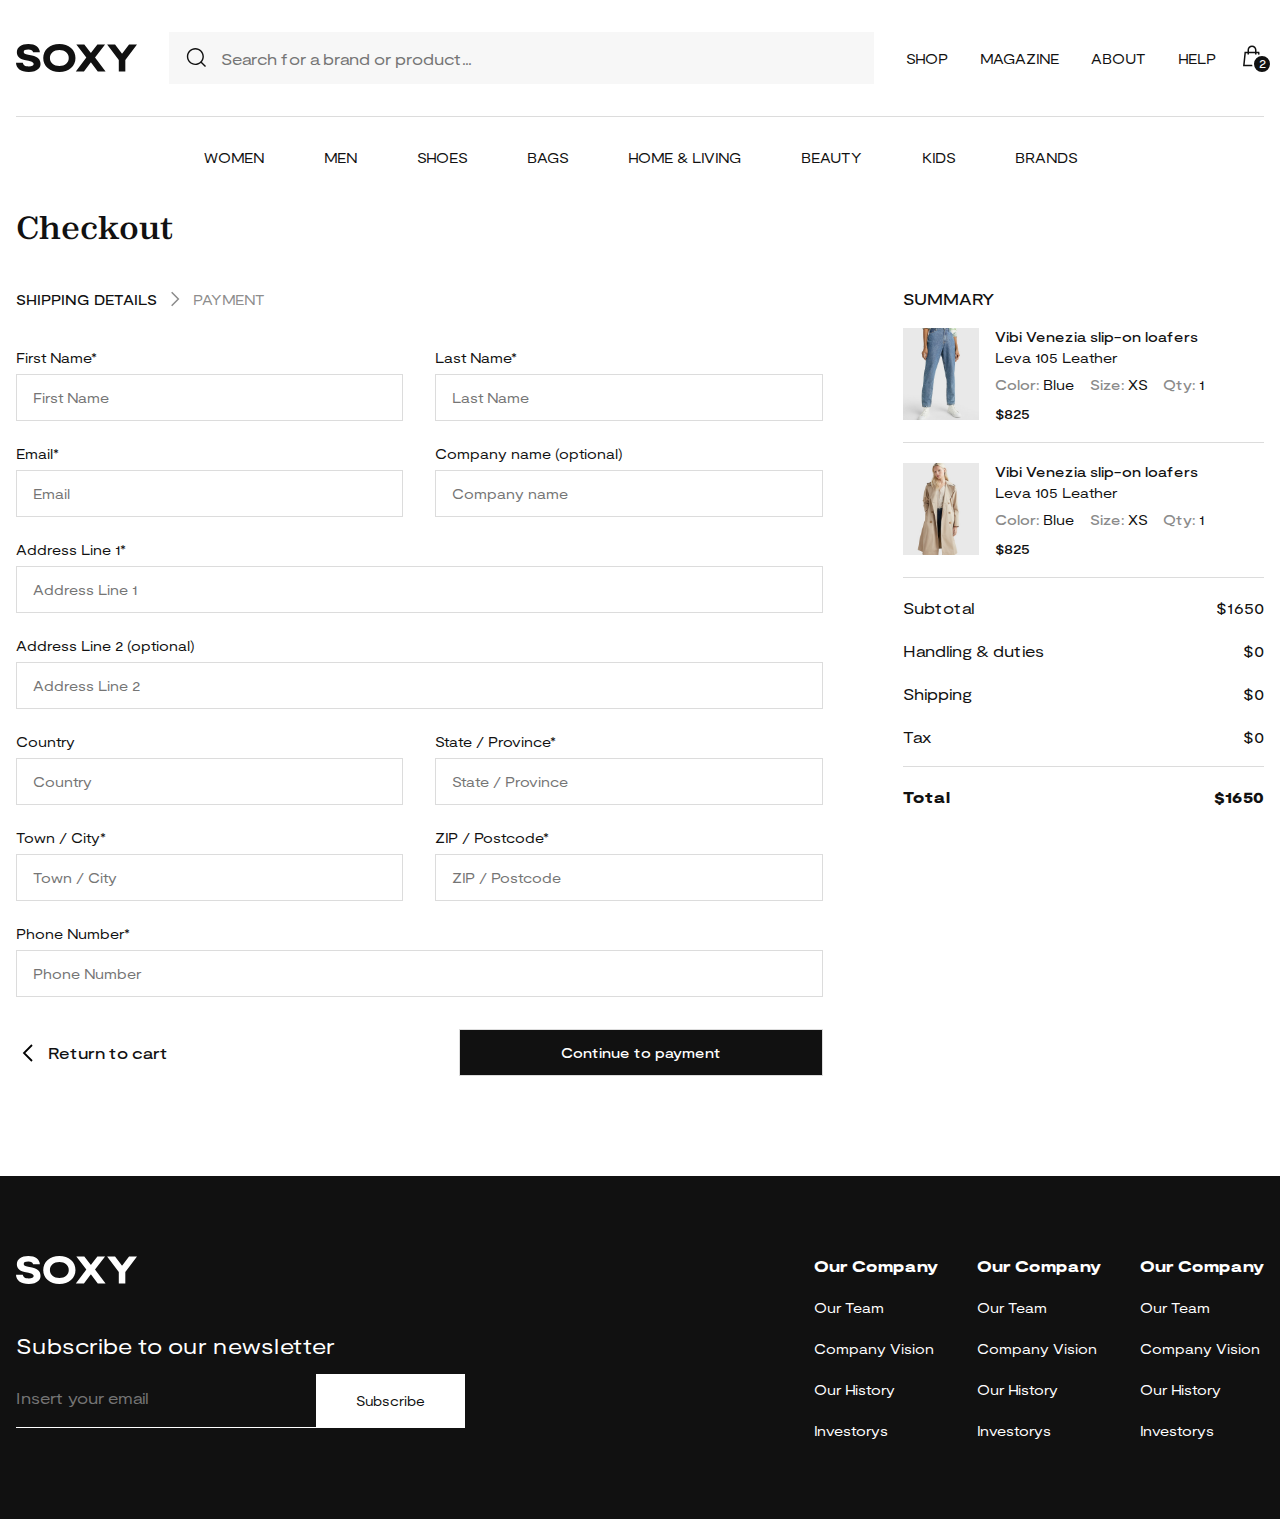
<file: checkout.html>
<!DOCTYPE html>
<html lang="en">
<head>
    <meta charset="UTF-8">
    <title>Checkout</title>
    <link rel="stylesheet" href="styles/style.css">
    <link rel="stylesheet" href="styles/fonts.css">
    <link rel="stylesheet" href="styles/checkout.css">
    <meta name="viewport" content="width=device-width"/>
</head>
<body>
    <include src="./header.html"></include>
    <div class="page-wrapper">
        <div>
            <h1 class="checkout-title" id="cart-title">Checkout</h1>
            <div class="mobile">
                <a href="/soxy.io/cart.html" class="return-link">
                    <img src="assets/icons/chevron-left.svg" alt="chevron-alt">
                    <span>Return to cart</span>
                </a>
            </div>
            <div class="checkout-content">
                <div class="checkout-form">
                    <p>
                        <span>shipping details</span>
                        <img src="assets/icons/chevron-right.svg" alt="">
                        <span>Payment</span>
                    </p>
                    <form>
                        <div class="input-wrapper">
                            <label for="first-name">First Name*</label>
                            <input id="first-name" name="first-name" type="text" placeholder="First Name" required>
                        </div>
                        <div class="input-wrapper">
                            <label for="last-name">Last Name*</label>
                            <input type="text" id="last-name" name="last-name" placeholder="Last Name" required>
                        </div>
                        <div class="input-wrapper">
                            <label for="email">Email*</label>
                            <input type="text" name="email" id="email" placeholder="Email" required>
                        </div>
                        <div class="input-wrapper">
                            <label for="company-name">Company name (optional)</label>
                            <input type="text" placeholder="Company name" id="company-name" name="company-name">
                        </div>
                        <div class="input-wrapper two-column-input">
                            <label for="address-line-1">Address Line 1*</label>
                            <input type="text" placeholder="Address Line 1" name="address-line-1" id ="address-line-1" required>
                        </div>
                        <div class="input-wrapper two-column-input">
                            <label for="address-line-2">Address Line 2 (optional)</label>
                            <input type="text" placeholder="Address Line 2" name="address-line-2" id="address-line-2">
                        </div>
                        <div class="input-wrapper">
                            <label for="country">Country</label>
                            <input type="text" placeholder="Country" id="country" name="country" required>
                        </div>
                        <div class="input-wrapper">
                            <label for="state-province">State / Province*</label>
                            <input type="text" placeholder="State / Province" name="state-province" id="state-province" required>
                        </div>
                        <div class="input-wrapper">
                            <label for="town-city">Town / City*</label>
                            <input type="text" placeholder="Town / City" id="town-city" name="town-city" required>
                        </div>
                        <div class="input-wrapper">
                            <label for="zip-postcode">ZIP / Postcode*</label>
                            <input type="text" placeholder="ZIP / Postcode" id="zip-postcode" name="zip-postcode" required>
                        </div>
                        <div class="input-wrapper two-column-input">
                            <label for="phone-number">Phone Number*</label>
                            <input type="text" placeholder="Phone Number" id="phone-number" name="phone-number" required>
                        </div>
                        <div class="form-control two-column-input desktop">
                            <div>
                                <a href="/soxy.io/checkout.html" class="return-link">
                                    <img src="assets/icons/chevron-left.svg" alt="chevron-alt">
                                    <span>Return to cart</span>
                                </a>
                            </div>
                            <input class="button" type="button" value="Continue to payment">
                        </div>
                    </form>
                </div>
                <div>
                    <p class="summary-title">SUMMARY</p>
                    <div id="checkout-summary-content">

                    </div>
                    <div class="summary-info">
                        <div>
                            <p class="name">Subtotal</p>
                            <p class="price" id="subtotal">$0.00</p>
                        </div>
                        <div>
                            <p class="name">Handling & duties</p>
                            <p class="price">$0</p>
                        </div>
                        <div>
                            <p class="name">Shipping</p>
                            <p class="price">$0</p>
                        </div>
                        <div>
                            <p class="name">Tax</p>
                            <p class="price">$0</p>
                        </div>
                    </div>
                    <div class="summary-total">
                        <p>Total</p>
                        <p id="total">$0.00</p>
                    </div>
                    <div class="mobile">
                        <button class="button" type="button">Continue to payment</button>
                    </div>
                </div>
            </div>
        </div>
    </div>
    <div class="mobile">
        <div class="additional-info">
            <div>
                <div class="additional-item">
                    <div>
                        <img src="assets/icons/bank-card.svg" alt="bank-card">
                    </div>
                    <h1 class="title">Secure Shopping</h1>
                    <p class="text">
                        We use stripe as a payment processor, which meets the credit
                        card industry's rigorous PCI security standards
                    </p>
                </div>
                <div class="additional-item">
                    <div>
                        <img src="assets/icons/shield.svg" alt="shield">
                    </div>
                    <h1 class="title">Privacy Protection</h1>
                    <p class="text">Your privacy and security is our number-one priority</p>
                </div>
                <div class="additional-item">
                    <div>
                        <img src="assets/icons/message.svg" alt="message">
                    </div>
                    <h1 class="title">Best Customer Support</h1>
                    <p class="text">
                        Our friendly customer support team is always available
                        to help answer any questions you may have
                    </p>
                </div>
            </div>
        </div>
    </div>

    <include src="./footer.html"></include>
    <script src="scripts/include.js"></script>
    <script src="scripts/checkout-summary.js"></script>
</body>
</html>
</file>
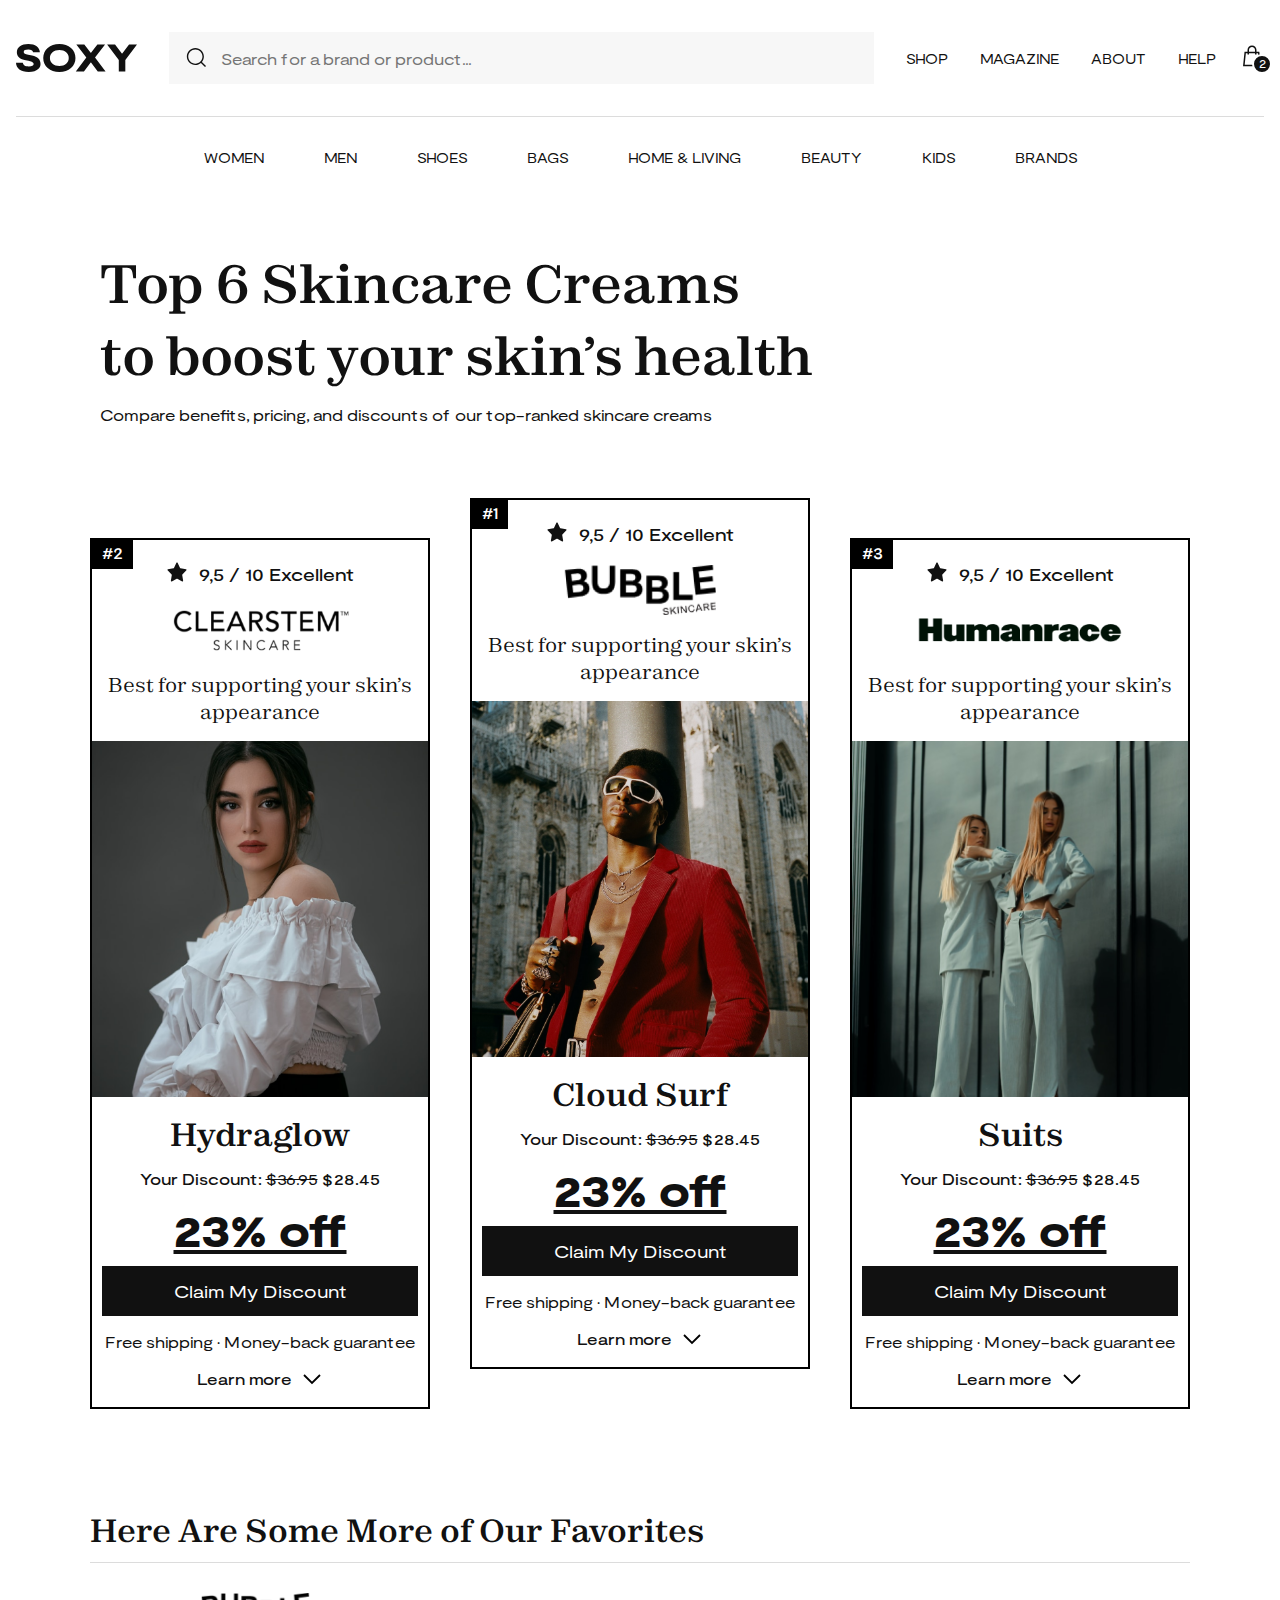
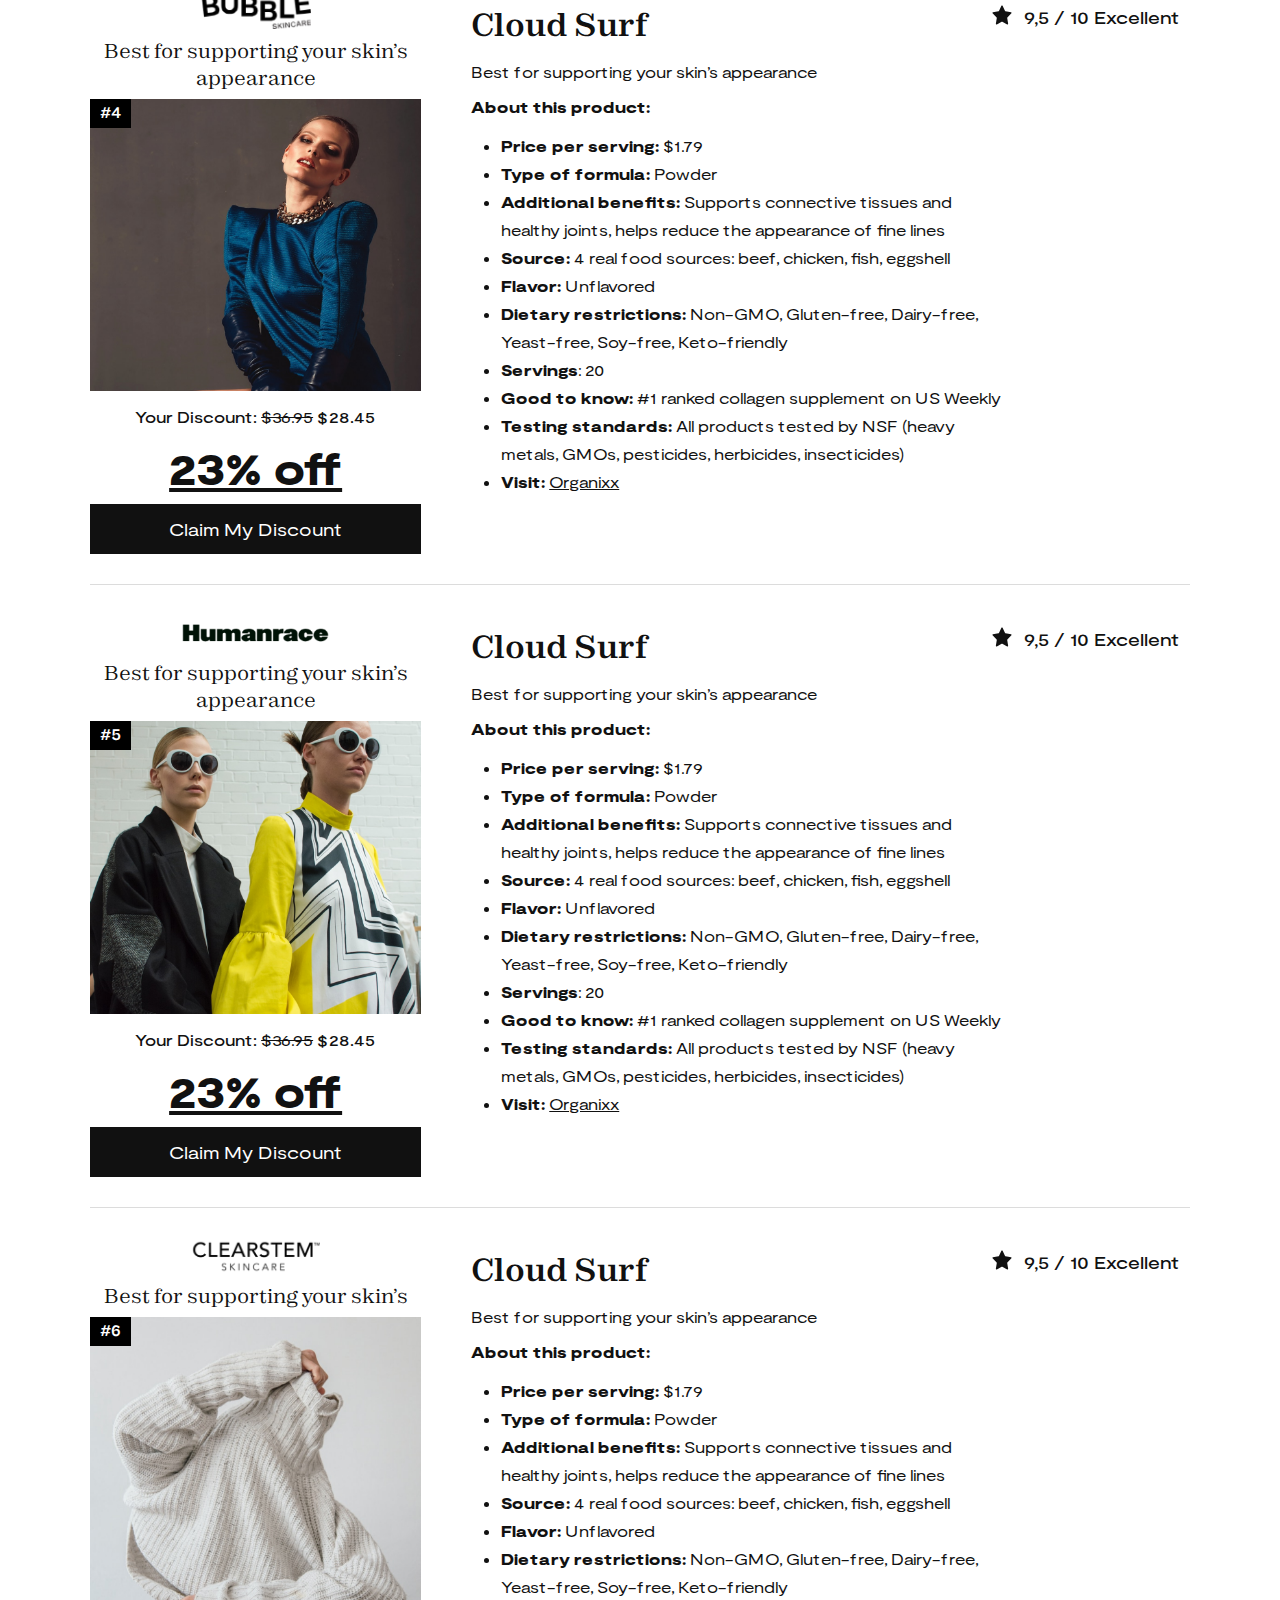
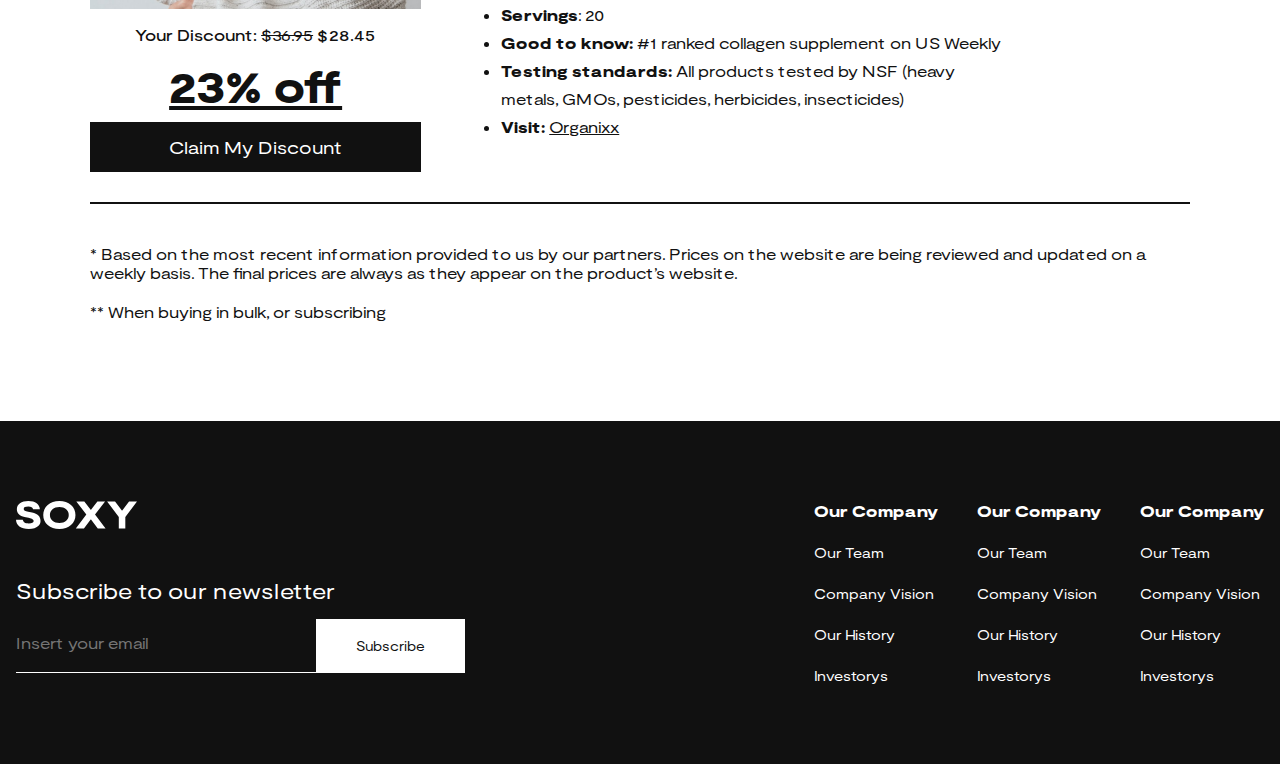
<file: landing.html>
<!DOCTYPE html>
<html lang="en">
<head>
    <meta charset="UTF-8">
    <title>Title</title>
    <link rel="stylesheet" href="styles/style.css">
    <link rel="stylesheet" href="styles/fonts.css">
    <link rel="stylesheet" href="styles/main.css">
    <link rel="stylesheet" href="styles/landing.css">
    <meta name="viewport" content="width=device-width" />
</head>
<body>
    <include src="./header.html"></include>

    <div class="page-wrapper">
        <div>
            <div class="landing-title">
                <h1>Top 6 Skincare Creams  to boost your skin’s health</h1>
                <p class="desktop">Compare benefits, pricing, and discounts of our top-ranked skincare creams</p>
            </div>
            <section class="first-section">
                <div>
                    <div class="place-number">
                        <span>#2</span>
                    </div>
                    <div class="product-content">
                        <div class="product-rating">
                            <img src="assets/icons/star.svg" alt="start">
                            <p>9,5 / 10 Excellent</p>
                        </div>
                        <div class="landing-manufacture-wrapper">
                            <img class="landing-manufacture" src="assets/images/landing-text-1.png" alt="text">
                        </div>
                        <h1 class="landing-text-wrapper product-description">
                            Best for supporting your
                            skin’s appearance
                        </h1>
                        <img src="assets/images/landing-product-1.png" alt="product-image">
                        <div class="product-additional-info">
                            <h1 class="product-name landing-text-wrapper">Hydraglow</h1>
                            <p class="landing-text-wrapper landing-discount">
                                Your Discount: <span>$36.95</span> $28.45
                            </p>
                            <div class="off-wrapper">
                                <span class="off-percent">
                                    23% off
                                </span>
                            </div>
                            <button class="button claim-button">Claim My Discount</button>
                        </div>
                        <p class="free-shipping landing-text-wrapper">
                            Free shipping • Money-back guarantee
                        </p>
                        <div class="learn-more">
                            <p>Learn more</p>
                            <img src="assets/icons/chevron-down.svg">
                        </div>
                    </div>
                </div>
                <div class="first-place">
                    <div class="place-number">
                        <span>#1</span>
                    </div>
                    <div class="product-content">
                        <div class="product-rating">
                            <img src="assets/icons/star.svg" alt="start">
                            <p>9,5 / 10 Excellent</p>
                        </div>
                        <div class="landing-manufacture-wrapper">
                            <img class="landing-manufacture" src="assets/images/landing-text-2.png" alt="text">
                        </div>
                        <h1 class="landing-text-wrapper product-description">
                            Best for supporting your
                            skin’s appearance
                        </h1>
                        <img src="assets/images/landing-product-2.png" alt="product-image">
                        <div class="product-additional-info">
                            <h1 class="product-name landing-text-wrapper">Cloud Surf</h1>
                            <p class="landing-text-wrapper landing-discount">
                                Your Discount: <span>$36.95</span> $28.45
                            </p>
                            <div class="off-wrapper">
                                <span class="off-percent">
                                    23% off
                                </span>
                            </div>
                            <button class="button claim-button">Claim My Discount</button>
                        </div>
                        <p class="free-shipping landing-text-wrapper">
                            Free shipping • Money-back guarantee
                        </p>
                        <div class="learn-more">
                            <p>Learn more</p>
                            <img src="assets/icons/chevron-down.svg">
                        </div>
                    </div>
                </div>
                <div>
                    <div class="place-number">
                        <span>#3</span>
                    </div>
                    <div class="product-content">
                        <div class="product-rating">
                            <img src="assets/icons/star.svg" alt="start">
                            <p>9,5 / 10 Excellent</p>
                        </div>
                        <div class="landing-manufacture-wrapper">
                            <img class="landing-manufacture" src="assets/images/landing-text-3.png" alt="text">
                        </div>
                        <h1 class="landing-text-wrapper product-description">
                            Best for supporting your
                            skin’s appearance
                        </h1>
                        <img src="assets/images/landing-product-3.png" alt="product-image">
                        <div class="product-additional-info">
                            <h1 class="product-name landing-text-wrapper">Suits</h1>
                            <p class="landing-text-wrapper landing-discount">
                                Your Discount: <span>$36.95</span> $28.45
                            </p>
                            <div class="off-wrapper">
                                <span class="off-percent">
                                    23% off
                                </span>
                            </div>
                            <button class="button claim-button">Claim My Discount</button>
                        </div>
                        <p class="free-shipping landing-text-wrapper">
                            Free shipping • Money-back guarantee
                        </p>
                        <div class="learn-more">
                            <p>Learn more</p>
                            <img src="assets/icons/chevron-down.svg">
                        </div>
                    </div>
                </div>
            </section>
            <section class="second-section">
                <h2 class="second-title desktop">Here Are Some More of Our Favorites</h2>
                <div class="additional-product">
                    <div>
                        <div class="mobile">
                            <div class="place-number">
                                <span>#4</span>
                            </div>
                            <div class="product-rating">
                                <img src="assets/icons/star.svg" alt="start">
                                <p>9,5 / 10 Excellent</p>
                            </div>
                        </div>
                        <div class="landing-manufacture-wrapper">
                            <img class="landing-manufacture" src="assets/images/landing-text-2.png" alt="text">
                        </div>
                        <h1 class="landing-text-wrapper product-description">
                            Best for supporting your
                            skin’s appearance
                        </h1>
                        <div>
                            <div class="place-number desktop">
                                <span>#4</span>
                            </div>
                            <img src="assets/images/landing-product-4.png" alt="product-image">
                        </div>
                        <p class="landing-text-wrapper landing-discount">
                            Your Discount: <span>$36.95</span> $28.45
                        </p>
                        <div class="off-wrapper">
                                <span class="off-percent">
                                    23% off
                                </span>
                        </div>
                        <button class="button claim-button">Claim My Discount</button>
                        <p class="free-shipping landing-text-wrapper mobile">
                            Free shipping • Money-back guarantee
                        </p>
                        <div class="mobile">
                            <div class="learn-more">
                                <p>Learn more</p>
                                <img src="assets/icons/chevron-down.svg">
                            </div>
                        </div>
                    </div>
                    <div class="desktop">
                        <div>
                            <h1 class="product-name landing-text-wrapper">Cloud Surf</h1>
                            <div class="product-rating">
                                <img src="assets/icons/star.svg" alt="start">
                                <p>9,5 / 10 Excellent</p>
                            </div>
                        </div>
                        <p>Best for supporting your skin’s appearance</p>
                        <span class="bold">About this product:</span>
                        <ul>
                            <li><span class="bold">Price per serving:</span> $1.79</li>
                            <li><span class="bold">Type of formula:</span> Powder</li>
                            <li>
                                <span class="bold">Additional benefits:</span> Supports connective tissues and
                                healthy joints, helps reduce the appearance of fine lines
                            </li>
                            <li><span class="bold">Source:</span> 4 real food sources: beef, chicken, fish, eggshell</li>
                            <li><span class="bold">Flavor:</span> Unflavored</li>
                            <li><span class="bold">Dietary restrictions:</span> Non-GMO, Gluten-free, Dairy-free, Yeast-free, Soy-free, Keto-friendly</li>
                            <li><span class="bold">Servings</span>: 20</li>
                            <li><span class="bold">Good to know:</span> #1 ranked collagen supplement on US Weekly</li>
                            <li><span class="bold">Testing standards:</span> All products tested by NSF (heavy metals, GMOs, pesticides, herbicides, insecticides)</li>
                            <li><span class="bold">Visit:</span> <a href="#">Organixx</a></li>
                        </ul>
                    </div>
                </div>
                <div class="additional-product">
                    <div>
                        <div class="mobile">
                            <div class="place-number">
                                <span>#5</span>
                            </div>
                            <div class="product-rating">
                                <img src="assets/icons/star.svg" alt="start">
                                <p>9,5 / 10 Excellent</p>
                            </div>
                        </div>
                        <div class="landing-manufacture-wrapper">
                            <img class="landing-manufacture" src="assets/images/landing-text-3.png" alt="text">
                        </div>
                        <h1 class="landing-text-wrapper product-description">
                            Best for supporting your
                            skin’s appearance
                        </h1>
                        <div>
                            <div class="place-number desktop">
                                <span>#5</span>
                            </div>
                            <img src="assets/images/landing-product-5.png" alt="product-image">
                        </div>
                        <p class="landing-text-wrapper landing-discount">
                            Your Discount: <span>$36.95</span> $28.45
                        </p>
                        <div class="off-wrapper">
                                <span class="off-percent">
                                    23% off
                                </span>
                        </div>
                        <button class="button claim-button">Claim My Discount</button>
                        <p class="free-shipping landing-text-wrapper mobile">
                            Free shipping • Money-back guarantee
                        </p>
                        <div class="mobile">
                            <div class="learn-more">
                                <p>Learn more</p>
                                <img src="assets/icons/chevron-down.svg">
                            </div>
                        </div>
                    </div>
                    <div class="desktop">
                        <div>
                            <h1 class="product-name landing-text-wrapper">Cloud Surf</h1>
                            <div class="product-rating">
                                <img src="assets/icons/star.svg" alt="start">
                                <p>9,5 / 10 Excellent</p>
                            </div>
                        </div>
                        <p>Best for supporting your skin’s appearance</p>
                        <span class="bold">About this product:</span>
                        <ul>
                            <li><span class="bold">Price per serving:</span> $1.79</li>
                            <li><span class="bold">Type of formula:</span> Powder</li>
                            <li>
                                <span class="bold">Additional benefits:</span> Supports connective tissues and
                                healthy joints, helps reduce the appearance of fine lines
                            </li>
                            <li><span class="bold">Source:</span> 4 real food sources: beef, chicken, fish, eggshell</li>
                            <li><span class="bold">Flavor:</span> Unflavored</li>
                            <li><span class="bold">Dietary restrictions:</span> Non-GMO, Gluten-free, Dairy-free, Yeast-free, Soy-free, Keto-friendly</li>
                            <li><span class="bold">Servings</span>: 20</li>
                            <li><span class="bold">Good to know:</span> #1 ranked collagen supplement on US Weekly</li>
                            <li><span class="bold">Testing standards:</span> All products tested by NSF (heavy metals, GMOs, pesticides, herbicides, insecticides)</li>
                            <li><span class="bold">Visit:</span> <a href="#">Organixx</a></li>
                        </ul>
                    </div>
                </div>
                <div class="additional-product">
                    <div>
                        <div class="mobile">
                            <div class="place-number mobile">
                                <span>#6</span>
                            </div>
                            <div class="product-rating">
                                <img src="assets/icons/star.svg" alt="start">
                                <p>9,5 / 10 Excellent</p>
                            </div>
                        </div>
                        <div class="landing-manufacture-wrapper">
                            <img class="landing-manufacture" src="assets/images/landing-text-1.png" alt="text">
                        </div>
                        <h1 class="landing-text-wrapper product-description">
                            Best for supporting your
                            skin’s <appearance></appearance>
                        </h1>
                        <div>
                            <div class="place-number desktop">
                                <span>#6</span>
                            </div>
                            <img src="assets/images/landing-product-6.png" alt="product-image">
                        </div>
                        <p class="landing-text-wrapper landing-discount">
                            Your Discount: <span>$36.95</span> $28.45
                        </p>
                        <div class="off-wrapper">
                                <span class="off-percent">
                                    23% off
                                </span>
                        </div>
                        <button class="button claim-button">Claim My Discount</button>
                        <p class="free-shipping landing-text-wrapper mobile">
                            Free shipping • Money-back guarantee
                        </p>
                        <div class="mobile">
                            <div class="learn-more">
                                <p>Learn more</p>
                                <img src="assets/icons/chevron-down.svg">
                            </div>
                        </div>
                    </div>
                    <div class="desktop">
                        <div>
                            <h1 class="product-name landing-text-wrapper">Cloud Surf</h1>
                            <div class="product-rating">
                                <img src="assets/icons/star.svg" alt="start">
                                <p>9,5 / 10 Excellent</p>
                            </div>
                        </div>
                        <p>Best for supporting your skin’s appearance</p>
                        <span class="bold">About this product:</span>
                        <ul>
                            <li><span class="bold">Price per serving:</span> $1.79</li>
                            <li><span class="bold">Type of formula:</span> Powder</li>
                            <li>
                                <span class="bold">Additional benefits:</span> Supports connective tissues and
                                healthy joints, helps reduce the appearance of fine lines
                            </li>
                            <li><span class="bold">Source:</span> 4 real food sources: beef, chicken, fish, eggshell</li>
                            <li><span class="bold">Flavor:</span> Unflavored</li>
                            <li><span class="bold">Dietary restrictions:</span> Non-GMO, Gluten-free, Dairy-free, Yeast-free, Soy-free, Keto-friendly</li>
                            <li><span class="bold">Servings</span>: 20</li>
                            <li><span class="bold">Good to know:</span> #1 ranked collagen supplement on US Weekly</li>
                            <li><span class="bold">Testing standards:</span> All products tested by NSF (heavy metals, GMOs, pesticides, herbicides, insecticides)</li>
                            <li><span class="bold">Visit:</span> <a href="#">Organixx</a></li>
                        </ul>
                    </div>
                </div>
            </section>
            <div class="last-section">
                <p>* Based on the most recent information provided to us by our partners. Prices on the website
                    are being reviewed and updated on a weekly basis. The final prices are always as they appear
                    on the product’s website.
                </p>

                <p>** When buying in bulk, or subscribing</p>
            </div>
        </div>
    </div>

    <include src="./footer.html"></include>
    <script src="scripts/include.js"></script>
</body>
</html>
</file>
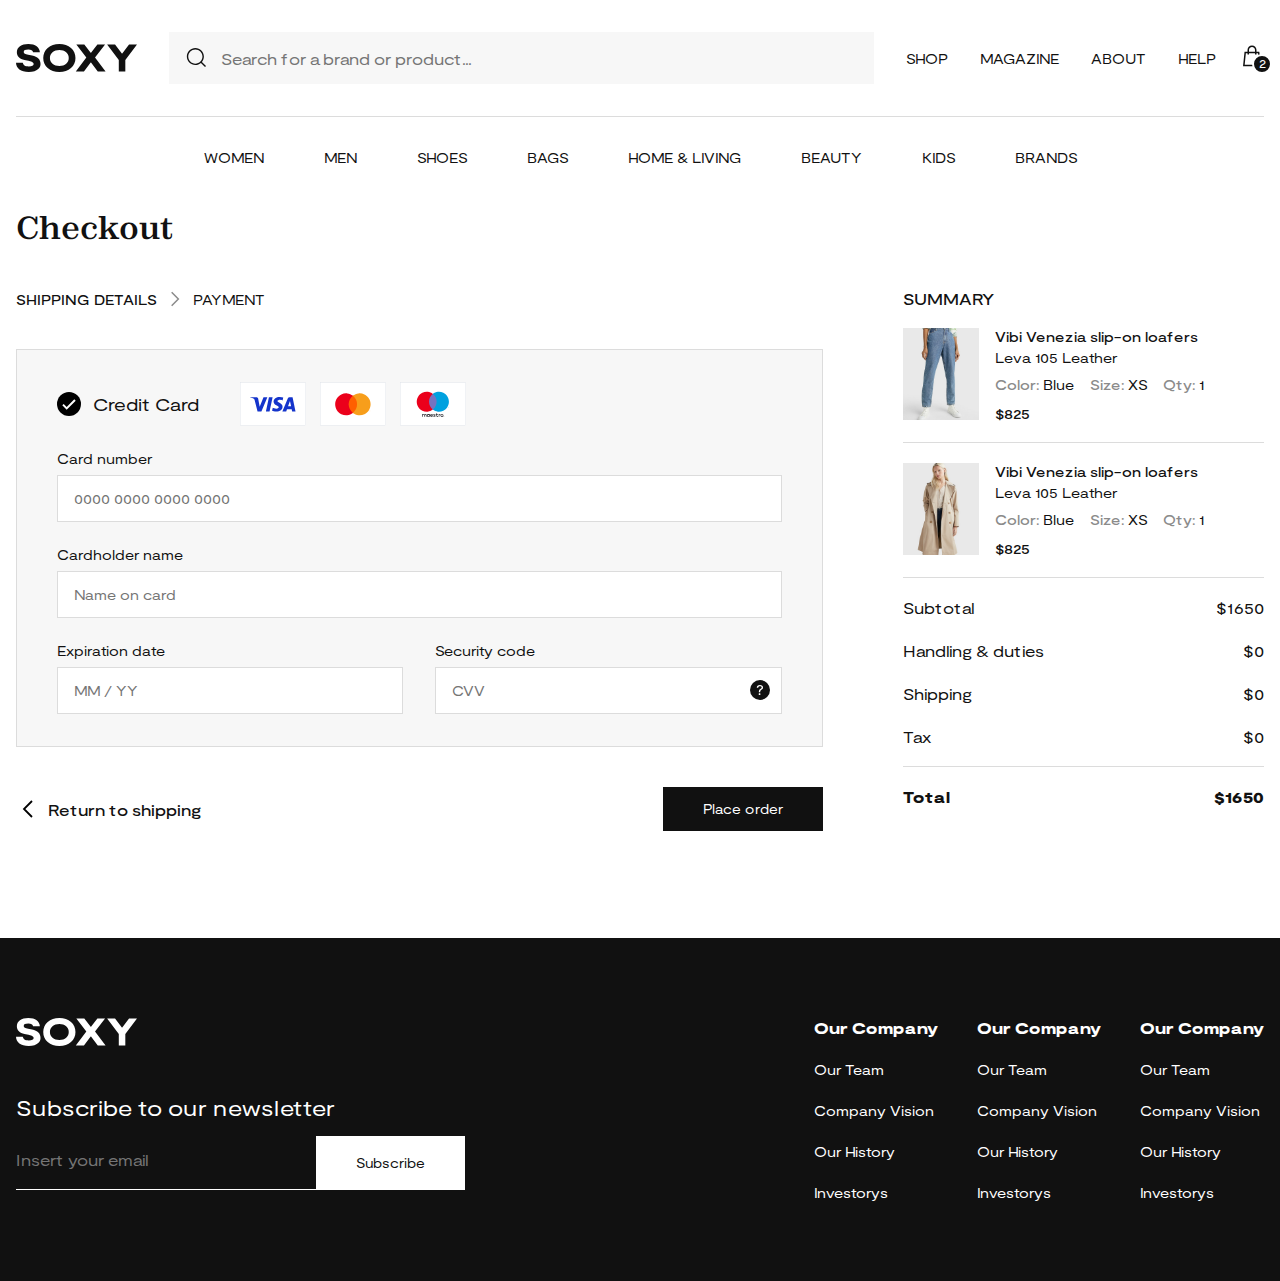
<file: payment.html>
<!DOCTYPE html>
<html lang="en">
<head>
    <meta charset="UTF-8">
    <title>Title</title>
</head>
<body>
<!DOCTYPE html>
<html lang="en">
<head>
  <meta charset="UTF-8">
  <title>Checkout</title>
  <link rel="stylesheet" href="styles/style.css">
  <link rel="stylesheet" href="styles/fonts.css">
  <link rel="stylesheet" href="styles/checkout.css">
  <link rel="stylesheet" href="styles/payment.css">
  <meta name="viewport" content="width=device-width"/>
</head>
<body>
<include src="./header.html"></include>
<div class="page-wrapper">
  <div>
    <h1 class="checkout-title" id="cart-title">Checkout</h1>
    <div class="mobile">
      <a href="/soxy.io/cart.html" class="return-link">
        <img src="assets/icons/chevron-left.svg" alt="chevron-alt">
        <span>Return to cart</span>
      </a>
    </div>
    <div class="checkout-content">
      <div class="checkout-form">
        <p>
          <span>shipping details</span>
          <img src="assets/icons/chevron-right.svg" alt="">
          <span>Payment</span>
        </p>
        <form class="payment-form">
          <div class="cards two-column-input">
            <div class="credit-card">
              <div>
                <img src="assets/icons/credit-card.svg">
              </div>
              <p>Credit Card</p>
            </div>
            <div class="cards-variants">
              <img src="assets/icons/visa.svg" alt="visa">
              <img src="assets/icons/mastercard.svg" alt="mastercard">
              <img src="assets/icons/maestro.svg" alt="maestro">
            </div>
          </div>
          <div class="input-wrapper two-column-input">
            <label for="card-number">Card number</label>
            <input type="text" placeholder="0000 0000 0000 0000" id="card-number" name="card-number">
          </div>
          <div class="input-wrapper two-column-input">
            <label for="cardholder-name">Cardholder name</label>
            <input type="text" placeholder="Name on card" id="cardholder-name" name="cardholder-name">
          </div>
          <div class="input-wrapper">
            <label for="expiration-date">Expiration date</label>
            <input type="text" placeholder="MM / YY" id="expiration-date" name="expiration-date">
          </div>
          <div class="input-wrapper">
            <label for="security-code">Security code</label>
            <input type="text" placeholder="CVV" id="security-code" name="security-code">
            <div class="question">
              <div class="question-wrapper"><img src="assets/icons/question.svg" alt=""></div>
            </div>
          </div>
        </form>
        <div class="form-control two-column-input desktop">
          <div>
            <a href="/soxy.io/cart.html" class="return-link">
              <img src="assets/icons/chevron-left.svg" alt="chevron-alt">
              <span>Return to shipping</span>
            </a>
          </div>
          <button class="button">Place order</button>
        </div>

      </div>
      <div>
        <p class="summary-title">SUMMARY</p>
        <div id="checkout-summary-content">

        </div>
        <div class="summary-info">
          <div>
            <p class="name">Subtotal</p>
            <p class="price" id="subtotal">$0.00</p>
          </div>
          <div>
            <p class="name">Handling & duties</p>
            <p class="price">$0</p>
          </div>
          <div>
            <p class="name">Shipping</p>
            <p class="price">$0</p>
          </div>
          <div>
            <p class="name">Tax</p>
            <p class="price">$0</p>
          </div>
        </div>
        <div class="summary-total">
          <p>Total</p>
          <p id="total">$0.00</p>
        </div>
        <div class="mobile">
          <button class="button" type="button">Continue to payment</button>
        </div>
      </div>
    </div>
  </div>
</div>
<div class="mobile">
  <div class="additional-info">
    <div>
      <div class="additional-item">
        <div>
          <img src="assets/icons/bank-card.svg" alt="bank-card">
        </div>
        <h1 class="title">Secure Shopping</h1>
        <p class="text">
          We use stripe as a payment processor, which meets the credit
          card industry's rigorous PCI security standards
        </p>
      </div>
      <div class="additional-item">
        <div>
          <img src="assets/icons/shield.svg" alt="shield">
        </div>
        <h1 class="title">Privacy Protection</h1>
        <p class="text">Your privacy and security is our number-one priority</p>
      </div>
      <div class="additional-item">
        <div>
          <img src="assets/icons/message.svg" alt="message">
        </div>
        <h1 class="title">Best Customer Support</h1>
        <p class="text">
          Our friendly customer support team is always available
          to help answer any questions you may have
        </p>
      </div>
    </div>
  </div>
</div>

<include src="./footer.html"></include>
<script src="scripts/include.js"></script>
<script src="scripts/checkout-summary.js"></script>
</body>
</html>
</body>
</html>
</file>
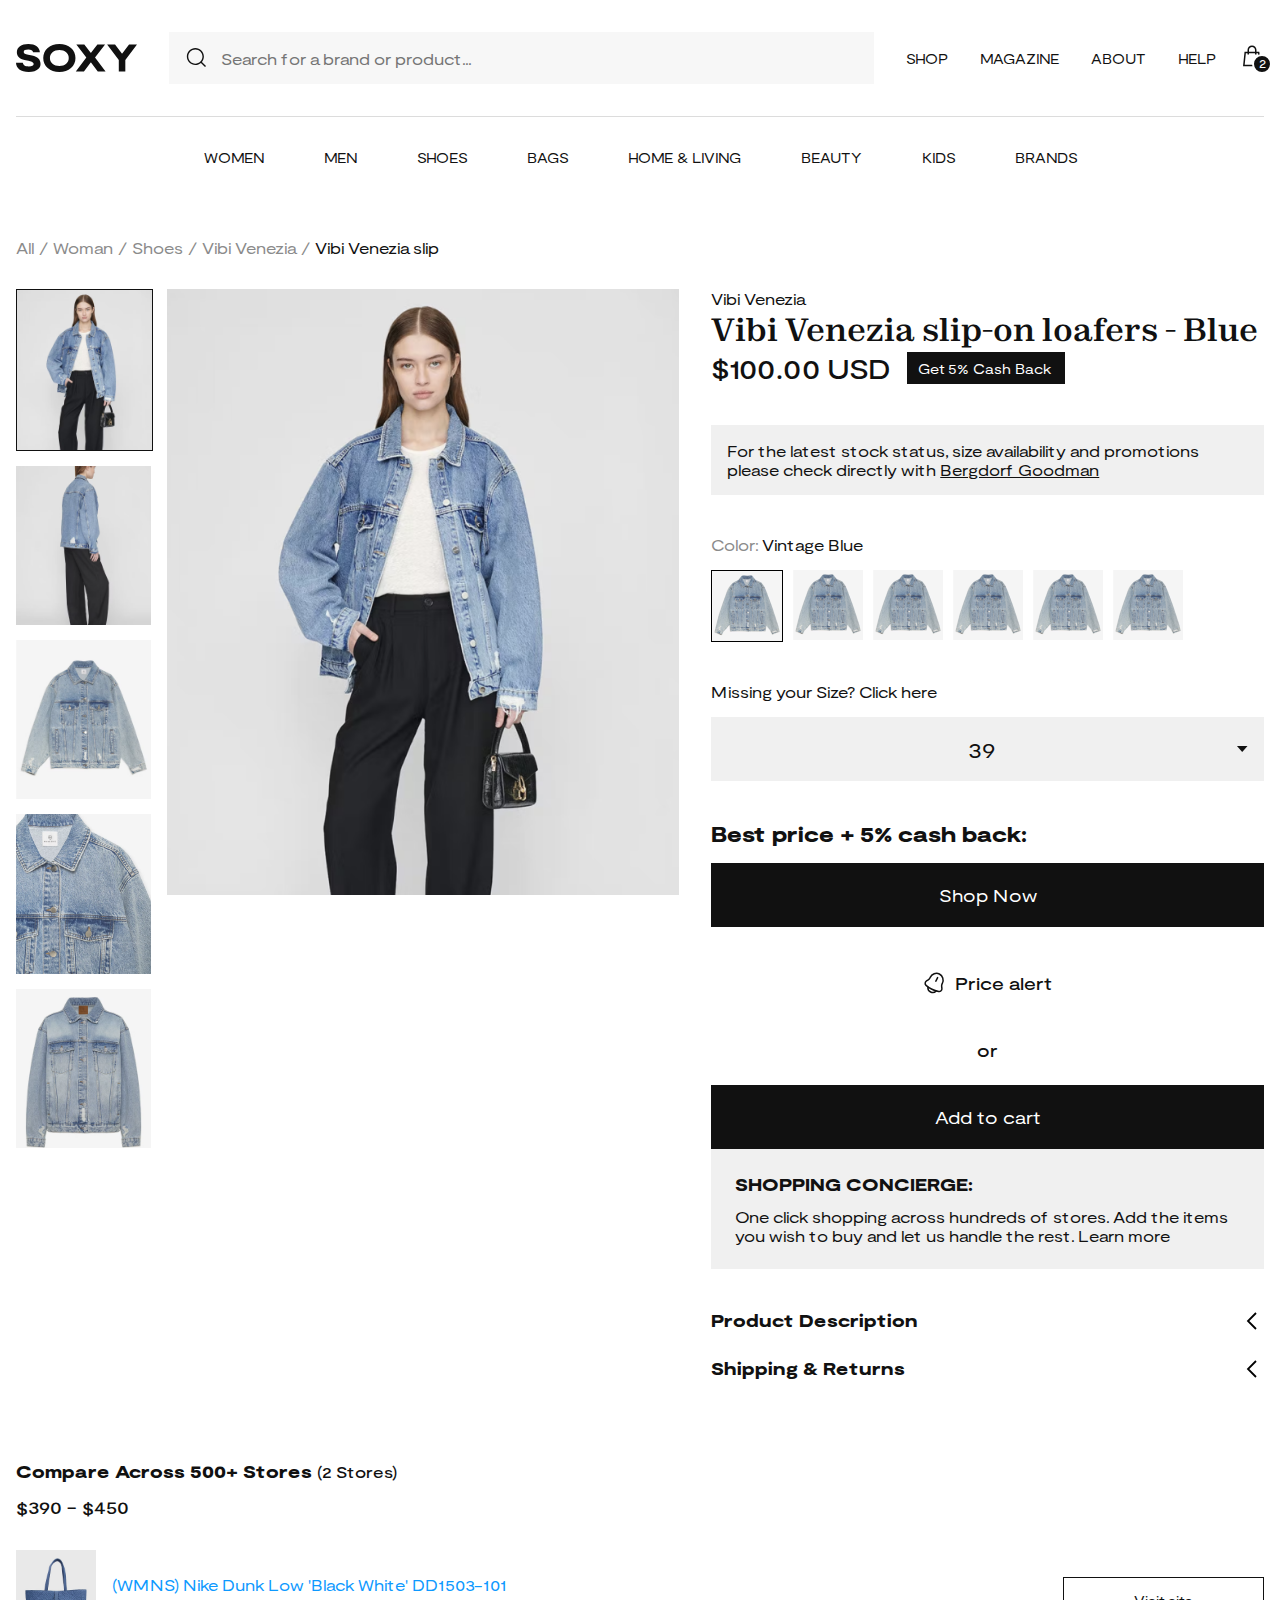
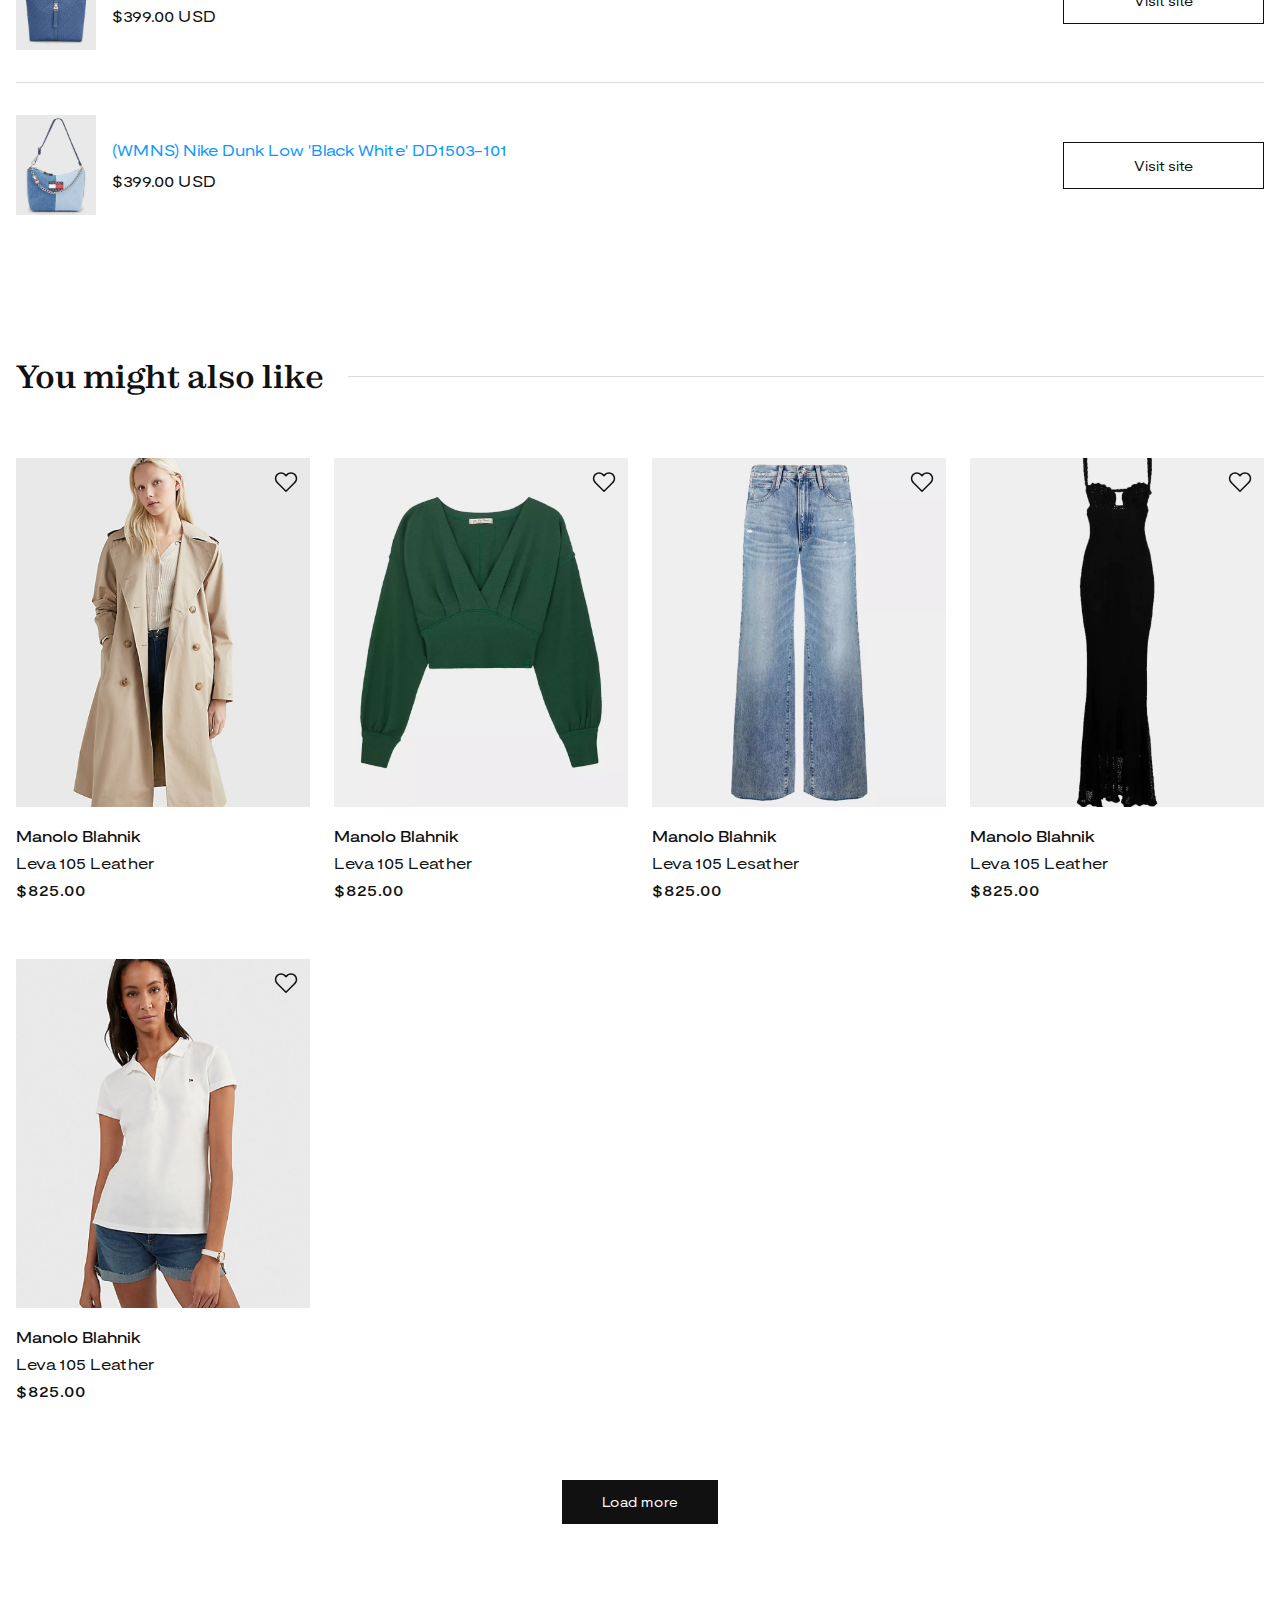
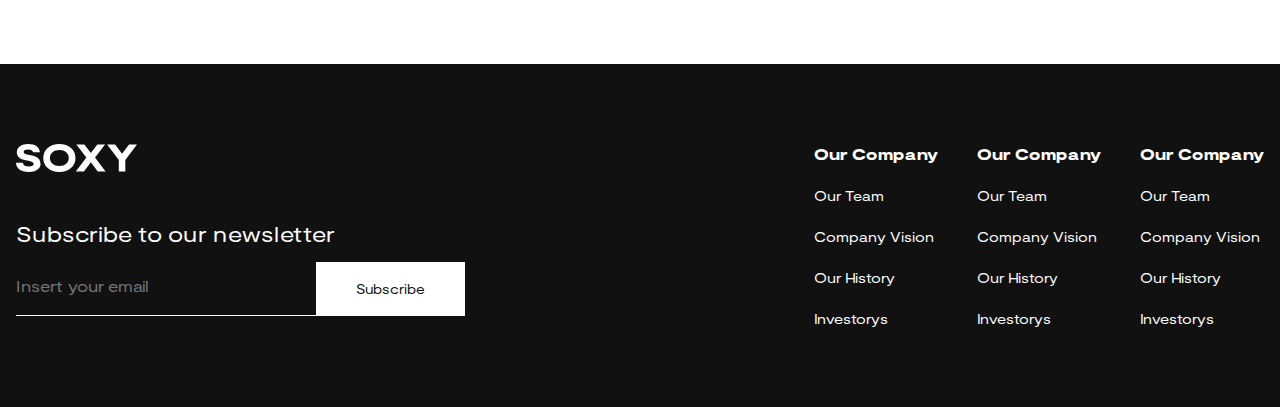
<file: product.html>
<!DOCTYPE html>
<html lang="en">
<head>
    <meta charset="UTF-8">
    <title>Product</title>
  <link rel="stylesheet" href="styles/fonts.css">
  <link rel="stylesheet" href="styles/style.css">
  <link rel="stylesheet" href="styles/product.css">
  <meta name="viewport" content="width=device-width" />
</head>
<body>
  <include src="./header.html"></include>
  <div class="page-wrapper">
    <div>
      <div class="categories-name desktop">
        <p>All</p>
        <span>/</span>
        <p>Woman</p>
        <span>/</span>
        <p>Shoes</p>
        <span>/</span>
        <p>Vibi Venezia</p>
        <span>/</span>
        <p class="active">Vibi Venezia slip</p>
      </div>
      <div class="product-info">
        <div class="product-images">
          <div id="first-section-wrapper" class="mobile"></div>
            <div class="left-side-images" id="left-side-images" style="transform: translate3d(0px, 0px, -1px)">
              <img src="./assets/images/product-image-1.png" alt="product-image-1" class="active">
              <img src="./assets/images/product-image-2.png" alt="product-image-2">
              <img src="./assets/images/product-image-3.png" alt="product-image-3">
              <img src="./assets/images/product-image-4.png" alt="product-image-4">
              <img src="./assets/images/product-image-5.png" alt="product-image-5">
            </div>
            <div class="product-images-controller" id="product-images-controller">
            </div>
            <div class="main-image desktop">
              <img src="./assets/images/product-image-1.png" alt="product-image-1" id="main-image">
            </div>
        </div>
        <div>
          <div class="product-title">
            <p class="product-author">Vibi Venezia</p>
            <h1 class="product-name">Vibi Venezia slip-on loafers - Blue</h1>
            <div class="product-price">
              <p class="price">$100.00 USD</p>
              <p class="cashback"> Get 5% Cash Back</p>
            </div>
          </div>
          <div class="product-details">
            <div>
              For the latest stock status, size availability and promotions please check directly with
              <span>Bergdorf Goodman</span>
            </div>
          </div>
          <div class="product-colors">
            <div class="current-color">
              <span>Color:</span>
              <span class="color-value"> Vintage Blue</span>
            </div>
            <div class="colors-variants" id="colors-variants">
              <img src="./assets/images/product-color-1.png" alt="color-variant" class="active">
              <img src="./assets/images/product-color-1.png" alt="color-variant">
              <img src="./assets/images/product-color-1.png" alt="color-variant">
              <img src="./assets/images/product-color-1.png" alt="color-variant">
              <img src="./assets/images/product-color-1.png" alt="color-variant">
              <img src="./assets/images/product-color-1.png" alt="color-variant">
            </div>
          </div>
          <div class="product-size">
            <p class="text">Missing your Size? Click here</p>
            <div class="select-size">
              <div class="current-value">39</div>
              <img src="./assets/icons/select.svg" alt="select image">
            </div>
          </div>
          <div class="shop-now">
            <p class="product-cashback">
              Best price + 5% cash back:
            </p>
            <button class="button">Shop Now</button>
          </div>
          <div>
            <div class="price-alert">
              <img src="./assets/icons/bell.svg" alt="bell">
              <p>Price alert</p>
            </div>
            <p class="or">or</p>
            <div class="add-to-cart">
              <button class="button">Add to cart</button>
              <div class="description">
                <p class="title">SHOPPING CONCIERGE:</p>
                <p class="text">
                  One click shopping across hundreds of stores. Add the items you
                  wish to buy and let us handle the rest. Learn more
                </p>
              </div>
            </div>
          </div>
          <div class="product-description section-with-hiding closed">
            <p>
              <span>Product Description</span>
              <img src="./assets/icons/chevron-down.svg" alt="chevron-down"/>
            </p>
            <div>
              One click shopping across hundreds of stores. Add the items you
              wish to buy and let us handle the rest. Learn more
            </div>
          </div>
          <div class="section-with-hiding closed">
            <p>
              <span>Shipping & Returns</span>
              <img src="./assets/icons/chevron-down.svg" alt="chevron-down"/>
            </p>
            <div>
              One click shopping across hundreds of stores. Add the items you
              wish to buy and let us handle the rest. Learn more
            </div>
          </div>
        </div>
      </div>
      <div class="compare-across">
        <p class="text">Compare Across 500+ Stores <span>(2 Stores)</span></p>
        <p class="price">$390 - $450</p>
      </div>
      <div class="compare-variants">
        <div>
          <img src="./assets/images/compare-products-1.png" alt="compare-products">
          <div>
            <p class="name">(WMNS) Nike Dunk Low 'Black White' DD1503-101</p>
            <p class="price">$399.00 USD</p>
          </div>
          <button class="button visit-site">
            Visit site
          </button>
        </div>
        <div class="separator"></div>
        <div>
          <img src="./assets/images/compare-products-2.png" alt="compare-products">
          <div>
            <p class="name">(WMNS) Nike Dunk Low 'Black White' DD1503-101</p>
            <p class="price">$399.00 USD</p>
          </div>
          <button class="button visit-site">Visit site</button>
        </div>
      </div>
      <div class="category-separator">
        <p class="category-text">You might also like</p>
        <div class="separator"></div>
      </div>
      <div class="also-like">
        <div class="category-products product" id="category-products">
          <div>
            <div class="heart-wrapper">
              <img src="./assets/icons/heart.svg" alt="heart">
            </div>
            <img src="./assets/images/also-like-1.png" alt="product-image" class="product-image">
            <p class="author">Manolo Blahnik</p>
            <p>Leva 105 Leather</p>
            <p class="price">$825.00</p>
          </div>
          <div>
            <div class="heart-wrapper">
              <img src="./assets/icons/heart.svg" alt="heart">
            </div>
            <img src="./assets/images/also-like-2.png" alt="product-image" class="product-image">
            <p class="author">Manolo Blahnik</p>
            <p>Leva 105 Leather</p>
            <p class="price">$825.00</p>
          </div>
          <div>
            <div class="heart-wrapper">
              <img src="./assets/icons/heart.svg" alt="heart">
            </div>
            <img src="./assets/images/also-like-3.png" alt="product-image" class="product-image">
            <p class="author">Manolo Blahnik</p>
            <p>Leva 105 Lesather</p>
            <p class="price">$825.00</p>
          </div>
          <div>
            <div class="heart-wrapper">
              <img src="./assets/icons/heart.svg" alt="heart">
            </div>
            <img src="./assets/images/also-like-4.png" alt="product-image" class="product-image">
            <p class="author">Manolo Blahnik</p>
            <p>Leva 105 Leather</p>
            <p class="price">$825.00</p>
          </div>
          <div class="desktop">
            <div class="heart-wrapper">
              <img src="./assets/icons/heart.svg" alt="heart">
            </div>
            <img src="./assets/images/also-like-5.png" alt="product-image" class="product-image">
            <p class="author">Manolo Blahnik</p>
            <p>Leva 105 Leather</p>
            <p class="price">$825.00</p>
          </div>
        </div>
      </div>
      <div class="load-more button-wrapper">
        <button class="button">Load more</button>
      </div>
    </div>
  </div>
  <include src="./footer.html"></include>
  <script src="scripts/include.js"></script>
  <script src="scripts/heart-wrappers.js"></script>
  <script src="scripts/product-script.js"></script>
  <script src="scripts/main.js"></script>
</body>
</html>
</file>
<file: styles/style.css>
* {
    color: #111111;
    padding: 0;
    margin: 0;
    font-family: 'Moderat', sans-serif;
}

:root {
    --light-gray: #F7F7F7;
    --default-gap: 36px;
}

h1, h1 > span {
    font-family: 'Zodiak', sans-serif;
    font-size: 18px;
    font-weight: 540;
}

.button {
    border: none;
    background: #111;
    padding: 14px 40px;
    color: white;
}

.button-wrapper {
    display: flex;
    justify-content: center;
}

.categories-name p, .categories-name span {
    font-size: 16px;
    font-weight: 400;
    color: #8B8B8B;
}

.categories-name p.active {
    color: #111;
}

.categories-name {
    display: flex;
}

.categories-name span {
    margin: 0 5px;
}

.page-wrapper {
    display: flex;
    justify-content: center;
    padding: 0 16px;
}

.page-wrapper > div {
    width: 1260px
}

.category-separator .separator {
    width: 100%;
    height: 1px;
    background: #DCDCDC;
}

.category-separator {
    display: flex;
    gap: 24px;
    align-items: center;
    margin-bottom: 60px;
}

.category-separator .category-text {
    font-family: 'Zodiak', sans-serif;
    font-size: 32px;
    font-style: normal;
    font-weight: 540;
    line-height: normal;
    white-space: nowrap;
}

.category-products {
    display: grid;
    grid-template-columns: repeat(4, 1fr);
    grid-gap: 60px 24px;
}

.category-products > div > .product-image {
    width: 100%;
}

.category-products > div > p.author, .category-products > div > p.price {
    font-weight: 500;
}

.category-products > div > p:not(:last-child) {
    margin-bottom: 8px;
}

.category-products > div > p.author {
    margin-top: 16px;
}

.heart-wrapper {
    display: flex;
    justify-content: right;
    position: absolute;
}

.heart-wrapper img {
    transform: translate(-12px, 12px);
}

.mobile {
    display: none !important;
}

html {
    -webkit-tap-highlight-color: transparent;
}

.summary-title {
    font-size: 16px;
    font-weight: 500;
    padding-bottom: 20px;
    border-bottom: 1px solid #DCDCDC;
}

.summary-info {
    padding: 20px 0;
    border-bottom: 1px solid #DCDCDC;
}

.summary-info div {
    display: flex;
    justify-content: space-between;
    font-size: 16px;
}

.summary-info div:not(:last-child) {
    margin-bottom: 24px;
}

.summary-total {
    display: flex;
    justify-content: space-between;
    margin-top: 20px;
    margin-bottom: 32px;
}

.summary-total p {
    font-weight: 900;
}

.summary-button {
    width: 100%;
    cursor: pointer;
}

.additional-info {
    display: flex;
    justify-content: center;
    align-items: center;
    background-color: var(--light-gray);
    height: 300px;
    padding: 0 16px;
}

.additional-item > p, .additional-item > h1 {
    text-align: center;
}

.additional-item > div {
    display: flex;
    justify-content: center;
    margin-bottom: 16px;
}

.additional-info .title {
    font-size: 20px;
    margin-bottom: 12px;
}

.additional-item > div > img {
    height: 52px;
    width: 52px;
}

.additional-info > div {
    display: grid;
    grid-template-columns: repeat(3, 1fr);
    gap: 140px;
    max-width: 1132px;
    width: 100%;
}


.separator.without-mb {
    margin-bottom: 0;
}

@media (max-width: 990px) {
    .mobile {
        display: block !important;
    }

    .desktop {
        display: none !important;
    }

    .category-separator .category-text {
        font-size: 24px;
    }

    .category-separator {
        gap: 16px;
        margin-bottom: 24px;
        padding-top: 10px;
        padding-bottom: 18px;
    }

    .scrolling-content div h1 {
        font-size: 20px;
    }

    .summary-title, .summary-info div p, .summary-total p {
        font-size: 16px;
    }

    .summary-title {
        margin-bottom: 20px;
        padding-bottom: 20px;
    }

    .summary-info div:not(:last-child) {
        margin-bottom: 24px;
    }

    .summary-info {
        padding: 20px 0;
    }

    .summary-total {
        margin-top: 20px;
        margin-bottom: 32px;
    }

    .summary-button {
        padding: 20px 0;
        font-size: 16px;
    }

    .additional-info .title {
        font-size: 20px;
        margin-bottom: 12px;
    }

    .additional-info > div {
        display: grid;
        grid-template-columns: 1fr;
        gap: 60px;
    }

    .additional-info {
        height: initial;
        padding: 80px 53px;
    }

    .additional-item > div > img {
        height: 52px;
        width: 52px;
    }

    .additional-item > p {
        font-size: 16px;
    }
}
</file>
<file: styles/fonts.css>
@font-face {
    font-family: "Moderat";
    src: url("../assets/fonts/Moderat/Moderat-Extended-Medium.ttf") format("truetype");
    font-weight: 500;
}

@font-face {
    font-family: "Moderat";
    src: url("../assets/fonts/Moderat/Moderat-Extended-Black.ttf") format("truetype");
    font-weight: 900;
}

@font-face {
    font-family: "Moderat";
    src: url("../assets/fonts/Moderat/Moderat-Extended-Black-Italic.ttf") format("truetype");
    font-weight: 900;
    font-style: italic;
}


@font-face {
    font-family: "Moderat";
    src: url("../assets/fonts/Moderat/Moderat-Extended-Regular.ttf") format("truetype");
    font-weight: 400;
}




@font-face {
    font-family: 'Zodiak';
    src: url("../assets/fonts/Zodiak/Zodiak-Regular.otf");
}

@font-face {
    font-family: 'Zodiak';
    src: url("../assets/fonts/Zodiak/Zodiak-Bold.otf");
    font-weight: 540;
}

@font-face {
    font-family: 'Cabinet Grotesk';
    src: url("../assets/fonts/CabinetGrotesk/CabinetGrotesk-Bold.otf");
    font-weight: 800;
}
</file>
<file: styles/main.css>
.sections-wrapper {
    display: flex;
    justify-content: center;
    padding: 0 16px;
}

.sections {
    width: 1260px;
}

section {
    margin-bottom: 140px;
}

section img {
    width: 100%;
}

.first-section {
    display: grid;
    gap: var(--default-gap);
    grid-template-columns: 1fr 1fr;
}

.first-section .left-side {
    display: flex;
    gap: var(--default-gap);
}

.section-text {
    margin-top: 12px;
}

.title-text {
    margin-top: 16px;
    font-weight: 400;
}

.right-side > div {
    display: flex;
    align-items: center;
    gap: 16px;
}

.right-side div img {
    max-width: 190px;
}

.right-side {
    display: flex;
    flex-direction: column;
    gap: 24px;
}

.right-side .section-text {
    font-size: 18px;
}

.second-section > .scrolling-content {
    display: flex;
    gap: var(--default-gap);
    overflow-x: hidden;
    padding-bottom: 40px;
}

.second-section > .scrolling-content > div {
    min-width: 364px;
}

.second-section > .scrolling-content  > div > img {
    width: 100%;
    height: 447px;
}
#second-section-wrapper {
    height: 530px;
}

.scrolling-section-wrapper {
    width: 100%;
    position: absolute;
    display: flex;
    justify-content: center;
}

.third-section .third-section-content, .ninth-section .ninth-section-content {
    display: grid;
    grid-template-columns: repeat(4, 1fr);
    gap: var(--default-gap);
}

.third-section .title-text, .ninth-section .title-text {
    font-weight: 500;
}

.product-name, .product-price {
    margin-top: 8px;
}

.product-price {
    font-weight: 500;
}

.fourth-section {
    display: flex;
    gap: var(--default-gap);
}

.fourth-section .title-text, .fourth-section h1 {
    text-align: center;
}

.fourth-section h1 {
    margin-top: 12px;
    font-size: 20px;
}

.fifth-section img {
    width: 150px;
    height: 108px;
}

.fifth-section .scrolling-content {
    display: flex;
    background-color: var(--light-gray);
    overflow: hidden;
    gap: var(--default-gap);
    padding: 46px 0;
}

.fifth-section .scrolling-content > div {
    display: flex;
    gap: 16px;
    align-items: center;
    min-width: 450px;
}

.fifth-section .scrolling-content h1 {
    font-size: 18px;
    line-height: 142.5%;
    margin-top: 12px;
}

.fifth-section .scrolling-content .title-text {
    margin-top: 0;
}

#fifth-section-wrapper {
    height: 200px; /* 200px */
}

.sixth-section {
    display: grid;
    grid-template-columns: repeat(3, 1fr);
    gap: var(--default-gap);
}

.sixth-section h1 {
    padding-top: 12px;
    font-size: 20px;
}

.seventh-section {
    display: grid;
    gap: var(--default-gap);
    grid-template-columns: 1.8fr 1fr;
}

.seventh-section .left-side h1 {
    font-size: 20px;
    margin-top: 12px;
    line-height: 140%;
}

.seventh-section .left-side h1, .seventh-section .left-side .title-text {
    text-align: center;
}

.seventh-section .right-side > div {
    flex-direction: column;
}

.seventh-section .right-side div img {
    max-width: initial;
}

.seventh-section {
    margin-bottom: 140px;
}

.tranding-text {
    white-space: nowrap;
}

.tranding-separator {
    margin-bottom: 60px;
}

.eighth-section .separator {
    margin: 24px 0;
    height: 1px;
    background: #DCDCDC;
}

.eighth-section {
    display: grid;
    grid-template-columns: repeat(3, 1fr);
    gap: var(--default-gap);
}

.tranding-item {
    display: flex;
    gap: 8px;
    flex-direction: column;
}

.tranding-item a {
    text-decoration: none;
    font-family: 'Moderat', sans-serif;
}

.tranding-item h1{
    font-family: 'Moderat', sans-serif;
    font-size: 18px;
    font-weight: 900;
    line-height: 115%;
}

.tranding-item p, .tranding-item a {
    font-size: 14px;
    font-weight: 400;
    line-height: 160.5%; /* 28.89px */
}

.tranding-item p {
    font-family: 'Zodiak', sans-serif;
}

.brands-section > table {
    width: 100%;
    border-collapse: collapse;
    margin-bottom: 60px;
}

.brands-section > table img {
    width: initial;
    max-width: 182px;
}

.brands-section > table tr td > div{
    height: 210px;
    display: flex;
    justify-content: center;
    align-items: center;
}

.brands-section > table tr td {
    border: 1px solid #DBDBDB;
}

.brands-section > table tr td:first-child {
    border-left: none;
}

.brands-section > table tr:first-child td {
    border-top: none;
}

.brands-section > table tr td:last-child {
    border-right: none;
}

.brands-section > table tr:last-child td {
    border-bottom: none;
}

.first-part.mobile > div > .images {
    display: flex;
    gap: 16px;
    transition: transform 0.5s;
}

.first-part.mobile {
    overflow: hidden;
    display: block;
    width: calc(100vw - 32px);
}

.first-part.mobile > div > div, .first-part.mobile > div > div img {
    width: calc(100vw - 32px);
}

.slider-control {
    height: 24px;
    display: flex;
    align-items: center;
    justify-content: center;
    margin-top: 8px;
    gap: 8px;
}

.slider-control div {
    height: 6px;
    max-width: 6px;
    background-image: url("../assets/icons/dot-inactive.svg");
}

.slider-control div.active {
    background-image: url("../assets/icons/dot-active.svg");
}

.mobile-scrolling-section-wrapper {
    position: absolute;
    display: flex;
    justify-content: center;
}

.scrolling-switcher {
    display: flex;
    align-items: flex-end;
    justify-content: center;
    height: 100%;
}

.scrolling-switcher-control {
    padding: 8px;
}
.scrolling-switcher-control > div {
    height: 4px;
    width: 20px;
    background-color: #DCDCDC;
    transition: all 0.3s;
}

.scrolling-switcher-control.active > div {
    height: 6px;
    width: 30px;
    background-color: #c0c0c0;
}

.scrolling-control {
    height: 100%;
    display: flex;
    justify-content: space-between;
    align-items: center;
}

.scrolling-content {
    width: calc(100vw - 90px);
}

.scrolling-control > div {
    padding: 12px;
    color: #6b6b6b;
    font-size: 24px;
}

section.scrolling-section {
    display: flex;
    justify-content: center;
}

@media (max-width: 1390px) {
    .brands-section > table tr td > div {
        height: 10em;
    }
}

@media (max-width: 1200px) {
    .brands-section > table img {
        transform: scale(0.85);
    }
}

@media (max-width: 1000px) {
    .brands-section > table img {
        transform: scale(0.7);
    }
}

@media (max-width: 990px) {
    .sections {
        width: 100%;
    }
    .first-section {
        display: block;
    }

    .title-text {
        font-size: 14px;
        margin-top: 16px;
    }

    .section-text {
        font-size: 20px;
        margin-top: 8px;
        line-height: 140%;
    }

    .first-section .right-side, .first-section .right-side div {
        width: 100%;
    }

    .first-section .right-side div img {
        height: 82px;
        width: 120px;
        max-width: initial;
    }

    .first-section .right-side div div p {
        font-size: 14px;
        font-weight: 400;
    }
    .right-side .section-text {
        font-size: 16px;
    }

    html {
        overflow-x: hidden;
    }

    .second-section > .scrolling-content > div > img {
        height: 314px;
        width: 256px;
    }

    .second-section > .scrolling-content > div {
        min-width: 256px;
    }

    .second-section > .scrolling-content {
        gap: 16px;
    }

    section {
        margin-bottom: 72px;
    }

    #second-section-wrapper{
        height: 412px;
    }

    .third-section-content div, .third-section-content div img,
    .ninth-section-content div, .ninth-section-content div img{
        width: 256px;
    }

    .third-section-content .title-text,
    .third-section-content .product-name,
    .third-section-content .product-price,
    .ninth-section-content .title-text,
    .ninth-section-content .product-name,
    .ninth-section-content .product-price{
        font-size: 16px;
    }

    #third-section-wrapper, #ninth-section-wrapper {
        height: 403px;
        width: 100%;
        left: 0
    }

    .fourth-section {
        flex-direction: column;
        gap: 60px;
    }

    .fourth-section h1 {
        margin-top: 8px;
        font-size: 20px;
        line-height: 140%;
    }

    .fifth-section img {
        width: 120px;
        height: 82px;
    }

    .fifth-section .scrolling-content h1 {
        font-size: 16px;
    }

    .fifth-section .scrolling-content > div {
        min-width: 358px;
    }

    .fifth-section .scrolling-content {
        gap: 16px;
        padding: 40px 0;
    }

    .sixth-section {
        grid-template-columns: 1fr;
        gap: 60px;
    }

    .sixth-section h1 {
        font-size: 24px;
    }

    .seventh-section {
        grid-template-columns: 1fr;
        gap: 40px;
    }

    .seventh-section .right-side div {
        display: grid;
        grid-template-columns: 1fr auto;
    }

    .seventh-section .right-side div img {
        width: 120px;
        height: 82px;
    }

    .seventh-section .right-side,
    .seventh-section .left-side,
    .seventh-section .left-side img {
        width: calc(100vw - 32px);
    }

    .seventh-section .right-side h1 {
        font-size: 16px;
        margin-top: 8px;
    }

    .eighth-section {
        grid-template-columns: 1fr;
        gap: 0;
        max-height: 504px;
        overflow-y: hidden;
        margin-bottom: 40px;
        transition: max-height 0.5s;
    }

    .tranding-item h1 {
        font-size: 20px;
    }

    .tranding-item p, .tranding-item a {
        font-size: 14px;
    }

    .tranding-item {
        gap: 8px;
    }

    .eighth-section .separator {
        margin: 24px 0;
    }

    .eighth-section-load-more {
        width: 100%;
        background-color: white;
        border: 1px solid #111;
        padding: 14px 0;
        font-size: 14px;
        font-weight: 500;
        margin-bottom: 72px;
        cursor: pointer;
    }

    .third-section .third-section-content, .ninth-section .ninth-section-content {
        display: flex;
        width: 100%;
        overflow-x: hidden;
    }

    .brands-section > table tr td > div {
        height: 100px;
        width: calc(50vw - 16px);
    }

    .all-brands-wrapper .all-brands {
        width: 100%;
        padding: 14px 0;
        font-size: 14px;
        font-weight: 500;
    }

    .brands-section > table {
        margin-bottom: 40px;
    }

    .brands-section > table img {
        transform: scale(0.85);
    }

    .all-brands-wrapper {
        margin-bottom: 120px;
    }

    .first-section .right-side {
        gap: 32px;
    }

    #first-section-wrapper {
        height: 521px;
        position: absolute;
        width: calc(100vw - 32px);
        transform: translateZ(10px);
        z-index: 1000;
    }
}

@media (max-width: 800px) {
    .mobile-scrolling-section {
        display: flex;
        justify-content: center;
    }
}
</file>
<file: styles/blog-details.css>
.subtitle {
    font-size: 16px;
    font-weight: 400;
    margin-bottom: 12px;
}

.first-title {
    font-size: 36px;
    margin-bottom: 32px;
}

.blog-details-wrapper > div {
    max-width: 780px;
}

.blog-details-wrapper {
    display: grid;
    grid-template-columns: 1fr;
    gap: 80px;
}

.image-wrapper {
    margin-bottom: 32px;
}

.image-description {
    margin-top: 16px;
    text-align: right;
    font-size: 12px;
    font-weight: 400;
}

.image-wrapper > img {
    width: 100%;
}

p.description {
    font-size: 16px;
    line-height: 26px;
}

.description-wrapper > p {
    line-height: 26px;
}

.additional-blog-info .title{
    font-size: 28px;
    margin-bottom: 32px;
}

.additional-blog-info > .image-wrapper > img {
    width: 570px;
}

.description-wrapper {
    display: grid;
    gap: 24px;
}

.blog-details-wrapper {
    margin-bottom: 120px;
}

.popular-reads-wrapper {
    background-color: var(--light-gray);
    padding-top: 120px;
    padding-bottom: 120px;
}

.popular-reads-title h1 {
    font-size: 32px;
    white-space: nowrap;
}

.popular-reads-title .separator {
    height: 1px;
    background-color: #DCDCDC;
    width: 100%;
}

.popular-reads-title {
    display: flex;
    gap: 24px;
    align-items: center;
    margin-bottom: 40px;
}

.popular-content {
    display: grid;
    grid-template-columns: 1fr 1fr 1fr;
    gap: 60px 36px;
}

.popular-content > div {
    display: flex;
    gap: 16px;
}

.popular-description > p {
    margin-bottom: 12px;
    font-size: 16px;
}

.popular-description > h1 {
    font-size: 16px;
    line-height: 140%;
}

.popular-description {
    display: flex;
    flex-direction: column;
    justify-content: center;
}

.popular-content > div > img {
    height: 100px;
    width: 108px;
}

@media (max-width: 990px) {
    .page-wrapper > div {
        width: initial;
    }

    .page-wrapper {
        padding: 0 16px;
        display: block;
    }

    .blog-details-wrapper > div {
        max-width: initial;
    }

    .subtitle {
        font-size: 16px;
        margin-bottom: 12px;
    }

    .first-title {
        font-size: 36px;
        margin-bottom: 32px;
    }

    .image-description {
        font-size: 10px;
        margin-top: 12px;
    }

    .image-wrapper {
        margin-bottom: 32px;
    }

    p.description {
        font-size: 16px;
        line-height: 26px;
    }

    .blog-details-wrapper {
        gap: 80px;
    }

    .additional-blog-info .title {
        font-size: 20px;
        margin-bottom: 24px;
    }

    .additional-blog-info > .image-wrapper > img {
        width: 100%;
    }

    .description-wrapper > p, .description-wrapper > p > a {
        font-size: 14px;
        line-height: 23px;
    }

    .description-wrapper > p > a {
        text-decoration: none;
    }

    .popular-reads-wrapper {
        padding: 80px 16px;
    }

    .popular-reads-title h1 {
        font-size: 24px;
        white-space: nowrap;
    }

    .popular-reads-title {
        gap: 16px;
        padding-top: 10px;
        padding-bottom: 18px;
        margin-bottom: 10px;
    }

    .popular-content {
        display: grid;
        grid-template-columns: 1fr;
        gap: 32px;
    }

    .popular-content > div > img {
        height: 108px;
        width: 100px;
    }

    .popular-content > div {
        gap: 16px;
    }

    .popular-description > p {
        font-size: 14px;
        margin-bottom: 12px;
    }

    .popular-description > h1 {
        font-size: 16px;
    }
}
</file>
<file: styles/cart.css>
.cart-title {
    font-size: 32px;
    margin-bottom: 100px;
}

.empty-cart {
    display: flex;
    justify-content: center;
}

.empty-cart img {
    width: 72px;
    height: 72px;
}

.empty-cart > div > div {
    display: flex;
    justify-content: center;
    margin-bottom: 20px;
}

.add-items-to-cart {
    font-weight: 500;
    margin-bottom: 32px;
    text-align: center;
    font-size: 14px;
}

.cart-button {
    width: 360px;
    margin-bottom: 100px;
}

body > .header {
    margin-bottom: 40px;
}

#cart-with-items {
    display: none;
    margin-bottom: 124px;
}

#cart-with-items > div {
    display: grid;
    grid-template-columns: 2.53fr 1fr;
    gap: 60px;
    justify-content: space-between;
}

#cart-with-items > div > table,
#cart-with-items > div > div  {
    width: 100%;
}

#cart-with-items > div > table {
    border-collapse: collapse;
}

#cart-with-items > div > table th {
    text-align: left;
    color: #8B8B8B;
    font-weight: 500;
    font-size: 14px;
}

#cart-with-items > div > table th.count {
    text-align: center;
}

#cart-with-items > div > table th.price {
    text-align: right;
}

#cart-with-items > div > table th {
    padding-bottom: 20px;
}

#cart-with-items > div > table tr td {
    border-top: 1px solid #DCDCDC;
    padding: 40px 0;
}
#cart-with-items > div > table td > img,
#cart-with-items > div > table tr td:first-child {
    width: 110px;
}

#cart-items-container > tr {
    height: 134px;
}

.name-and-manufacture, .cart-item-control {
    padding-left: 20px;
}

.cart-item-control img {
    height: 20px;
    width: 20px;
}

.cart-item-control > div {
    display: flex;
    gap: 8px;
    flex-direction: row;
    align-items: center;
    cursor: pointer;
}

.second-column {
    display: grid;
    grid-template-rows: auto 1fr;
    height: 134px;
}

.cart-item-control {
    display: flex;
    align-items: end;
    gap: 32px;
    transform: translateY(-2px);
}

.name-and-manufacture .name {
    font-size: 16px;
    font-weight: 500;
    color: #111;
    margin-bottom: 8px;
}

.name-and-manufacture .manufacture {
    font-weight: 300;
    font-size: 16px;
}

.move-to-whitelist p, .remove-item p {
    font-size: 13px;
}

p.value {
    display: flex;
    align-items: start;
    height: 134px;
    font-size: 16px;
    font-weight: 400;
}

p.value.count {
    justify-content: center;
}

p.value.price {
    font-weight: 500;
    justify-content: end;
}

p.value.count input {
    padding: 9px 13px;
    width: 10px;
    height: 19px;
    font-size: 16px;
    border: 1px solid #DCDCDC;
    outline: none;
    transform:translateY(-12px);
}

input::-webkit-outer-spin-button,
input::-webkit-inner-spin-button {
    -webkit-appearance: none;
    margin: 0;
}

/* Firefox */
input[type=number] {
    -moz-appearance: textfield;
}

@media (max-width: 990px) {

    .summary-info {
        padding-top: 0;
    }

    #cart-with-items > div {
        display: block;
    }

    .cart-title {
        font-size: 24px;
        margin-bottom: 40px;
    }

    #cart-with-items > div > table {
        width: 100%;
    }
    #cart-with-items > div > table tr td {
        border: none;
    }

    #cart-items-container td > div > img {
        width: 110px;
    }

    #cart-items-container td > div {
        display: grid;
        gap: 15px;
        grid-template-columns: auto 1fr;
    }

    #cart-items-container td > div > div.cart-item-control {
        grid-column: 1 / 3;
    }

    .page-wrapper {
        padding: 0 16px;
    }

    .page-wrapper div {
        width: 100%;
    }

    #cart-with-items > div > table tr td {
        padding-top: 0;
    }

    #cart-with-items > div > table tr td {
        padding-bottom: 40px;
    }

    #cart-with-items > div > table {
        margin-bottom: 20px;
    }

    .name-and-manufacture .name,
    .name-and-manufacture .manufacture {
        font-size: 16px;
    }

    .name-and-manufacture .name {
        margin-bottom: 8px;
    }

    .name-and-manufacture, .cart-item-control {
        padding-left: 0;
    }
    p.value, p.value > span {
        height: initial;
        font-size: 16px;
    }

    p.value > span:first-child {
        color: #8B8B8B;
    }

    p.value.price {
        margin-top: 12px;
        margin-bottom: 16px;
        justify-content: start;
    }

    .space-between, p.value.count.space-between {
        display: flex;
        justify-content: space-between;
    }

    p.value.count {
        margin-top: 8px;
        align-items: center;
    }

    p.value.count input {
        transform: none;
        height: 34px;
        width: 36px;
        display: flex;
        justify-content: center;
        padding: 0 12px;
    }

    .cart-item-control > div > p {
        font-size: 13px;
    }

    .cart-item-control > div > img {
        height: 20px;
        width: 20px;
    }

    .cart-item-control > div, .cart-item-control {
        display: grid;
        grid-template-columns: auto auto;
        gap: 8px;
    }

    .cart-item-control {
        max-width: 281px;
        gap: 22px;
        grid-template-columns: auto 115px;
    }

    .cart-item-control {
        justify-content: initial;
        width: initial !important;
    }

    .remove-item {
         max-width: 114px;
    }

    #cart-with-items > div > div {
        width: 100%;
    }

}
</file>
<file: styles/category.css>
.categories-name {
    margin-bottom: 40px;
}

.categories-content {
    display: grid;
    grid-template-columns: 244px 1fr;
    gap: 36px;
}

.count-of-products {
    font-size: 16px;
    font-weight: 400;
    margin-bottom: 40px;
}

.filter-title {
    font-size: 16px;
    font-weight: 900;
    line-height: 115%;
    margin-bottom: 20px;
    display: flex;
    align-items: center;
    justify-content: space-between;
}

.applied-filters-content > div {
    background-color: var(--light-gray);
    display: flex;
    gap: 12px;
    align-items: center;
    padding: 6px 12px;
}

.applied-filters-content {
    display: flex;
    flex-wrap: wrap;
    gap: 10px;
}

.applied-filters-content > div > img {
    height: 12px;
    width: 12px;
}

.filter-group {
    margin-bottom: 40px;
}

.filter-group > div > div:not(:last-child),
.filter-group > form > div:not(:last-child),
.filter-group-content > div:not(:last-child){
    margin-bottom: 12px;
}

.filter-group > div, .filter-group > form, .filter-group-content {
    overflow: hidden;
}

.filtering-group {
    display: flex;
    justify-content: space-between;
}

.filtering-group .count {
    color: #8B8B8B;
}

.filtering-group .name {
    display: flex;
    align-items: center;
}

.brands-search {
    display: flex;
    background-color: var(--light-gray);
    gap: 12px;
    padding: 12px 0 12px 16px;
    margin-bottom: 24px;
}

.brands-search input {
    border: none;
    outline: none;
    background-color: var(--light-gray);
    width: 100%;
    padding-right: 16px;
    box-sizing: border-box;
}

.filter-form .container input {
    position: absolute;
    opacity: 0;
    cursor: pointer;
    height: 20px;
    width: 20px;
}

.checkmark {
    height: 20px;
    width: 20px;
    box-sizing: border-box;
    border: 1px solid #111;
    display: flex;
    align-items: center;
}

.container input:checked ~ .checkmark {
    background-color: #111;
}

.checkmark img {
    margin-left: 2px;
    height: 14px;
    width: 14px;
}

.filter-form .filtering-group{
    justify-content: initial;
    gap: 12px;
}

.categories-title {
    display: flex;
    justify-content: space-between;
    margin-bottom: 24px;
}

.categories-title h1 {
    font-size: 32px;
}

.categories-sorting > p {
    font-size: 16px;
    color: #8B8B8B;
    display: flex;
    align-items: center;
}

.categories-sorting {
    display: flex;
    gap: 8px;
}

.sorting-variants {
    display: flex;
    align-items: center;
    gap: 8px;
}

.sorting-variants img {
    height: 24px;
    width: 24px;
}

.category-products {
    margin-bottom: 80px;
}

.categories-content {
    margin-bottom: 140px;
}

.filter-group div:last-child, .filter-group form:last-child {
    max-height: 1000px;
    -webkit-transition: max-height 0.5s;
    -moz-transition: max-height 0.5s;
    -ms-transition: max-height 0.5s;
    -o-transition: max-height 0.5s;
    transition: max-height 0.5s;
    overflow: hidden;
}

.filter-group div.hidden:last-child, .filter-group form.hidden:last-child {
    max-height: 0;
}

.filter-group.hidden {
    margin-bottom: 0;
    -webkit-transition: margin-bottom 0.5s;
    -moz-transition: margin-bottom 0.5s;
    -ms-transition: margin-bottom 0.5s;
    -o-transition: margin-bottom 0.5s;
    transition: margin-bottom 0.5s;
}

.filter-title img, .filter-title.hidden img {
    animation-duration: 0.5s;
    animation-fill-mode: forwards;
}

.filter-title.hidden img {
    animation-name: hide-filter-group;
}

.filter-title img {
    animation-name: display-filter-group;
}

.applied-filters-content > div {
    margin-bottom: 0 !important;
}

.sorting-dropdown-wrapper {
    position: absolute;
    width: 165px;
    transform: translate(0, 45px);
    z-index: 1;
    max-height: 0;
    overflow: hidden;
    transition: max-height 0.3s;
    display: flex;
    justify-content: center;
    align-items: center;
}

.sorting-dropdown {
    border: 1px solid black;
    background-color: white;
    padding: 0 20px;
    border-radius: 4px;
    width: 158px;
    height: 136px;
}

.sorting-link {
    font-size: 14px;
    padding: 8px 0;
    text-decoration: none;
    display: inline-block;
    margin-bottom: 10px;
}

@keyframes hide-filter-group {
    from { transform: rotate(0deg); }
    to { transform: rotate(90deg ); }
}

@keyframes display-filter-group {
    from { transform: rotate(90deg); }
    to { transform: rotate(0deg ); }
}

@media (max-width: 990px) {
    .categories-content {
        display: block;
    }

    .page-wrapper {
        padding: 0 16px;
    }

    .categories-filter {
        position: fixed;
        background-color: white;
        width: calc(100% - 32px);
        top: 0;
        left: -100vw;
        z-index: 10000;
        padding: 24px 16px;
        height: calc(100vh - 48px);
        overflow-y: scroll;
        transition: max-width 0.5ms;
    }

    .category-products {
        grid-template-columns: 1fr 1fr;
    }

    .category-products > div > .product-image {
        width: 100%;
    }

    .heart-wrapper {
        width: calc((100% - 48px) / 2);
    }

    .category-products > div > p {
        font-size: 14px;
    }

    .category-products > div > p.author {
        margin-top: 16px;
    }

    .category-products > div > p:not(:last-child) {
        margin-bottom: 8px;
    }

    .category-products {
        margin-bottom: 60px;
    }

    .categories-products .button-wrapper .button {
        width: 100%;
        padding: 14px 40px;
        font-size: 14px;
        font-weight: 500;
    }

    .mobile-filter {
        display: flex;
        gap: 8px;
        align-items: center;
    }

    .mobile-filter p span, .mobile-filter p {
        font-size: 14px;
    }

    .categories-sorting > p {
        font-size: 14px;
    }

    .sorting-variants .sorting-value {
        font-size: 14px;
    }

    .categories-products h1 {
        font-size: 24px;
        padding: 24px 0;
    }

    .mobile .applied-filters .applied-filters-content > div p {
        font-size: 14px;
    }

    .mobile .applied-filters .applied-filters-content > div {
        padding: 12px;
    }

    .applied-filters-content > div > img {
        height: 12px;
        width: 12px;
    }

    .mobile .applied-filters {
        margin-bottom: 24px;
    }

    .items-count.mobile {
        margin-bottom: 12px;
    }

    .mobile.items-count, .mobile.items-count span {
        font-size: 14px;
    }

    .mobile.items-count span {
        color: #8B8B8B;
    }

    .categories-title {
        margin-bottom: 24px;
    }

    .mobile .filter-title p {
        font-size: 24px;
        font-weight: 900;
        line-height: 115%;
    }

    .mobile .filter-title {
        display: flex;
        width: 100%;
        justify-content: space-between;
        margin-bottom: 32px;
    }

    .mobile .filter-title img {
        height: 20px;
        width: 20px;
        margin-right: 2px;
    }

    .filter-title span {
        font-size: 20px;
        line-height: 115%;
    }

    .filter-title {
        margin-bottom: 24px;
    }

    .filtering-group {
        justify-content: initial;
        gap: 6px;
    }

    .filtering-group p {
        font-size: 16px;
    }

    .filter-group {
        margin-bottom: 40px;
    }

    .filter-group > div > div:not(:last-child),
    .filter-group > form > div:not(:last-child),
    .filter-group-content > div:not(:last-child) {
        margin-bottom: 16px;
    }

    .checkmark {
        height: 20px;
        width: 20px;
    }

    .checkmark img {
        height: 14px;
        width: 14px;
        margin-left: 2px;
    }

    .stories.filter-group {
        margin-bottom: 0;
    }

    .filter-form .filtering-group {
        gap: 12px;
    }

    .brands-search input {
        font-size: 14px;
        font-weight: 400;
        padding-left: 12px;
    }

    .brands-search {
        gap: 0;
        padding: 10px 16px;
    }

    .categories-filter.opened {
        animation-name: open-filters;
        animation-fill-mode: forwards;
        animation-duration: 0.4s;
    }

    .categories-filter.closed {
        animation-name: hide-filters;
        animation-fill-mode: forwards;
        animation-duration: 0.4s;
    }

    .filter-form.hidden input {
        display: none;
    }

    @keyframes open-filters {
        from {
            left: -100vw;
        }
        to {
            left: 0;
        }
    }

    @keyframes hide-filters {
        from {
            left: 0;
        }
        to {
            left: -100vw;
        }
    }
}
</file>
<file: styles/checkout.css>
.checkout-title {
    font-size: 32px;
    margin-bottom: 40px;
}

.checkout-content {
    display: grid;
    grid-template-columns: 2.234fr 1fr;
    gap: 160px;
    margin-bottom: 100px;
}

.checkout-form > p > span {
    font-size: 14px;
    text-transform: uppercase;
}

.checkout-form > p > img {
    height: 20px;
    width: 20px;
}

.checkout-form > p > span:first-child {
    font-weight: 500;
    color: #111;
}

.checkout-form > p > span:last-child {
    font-weight: 400;
    color: #8D8D8D;
}

.checkout-form > p {
    display: flex;
    align-items: center;
    gap: 8px;
    margin-bottom: 40px;
}

.checkout-form > form {
    display: grid;
    grid-template-columns: 1fr 1fr;
    gap: 24px 32px;
}

.checkout-form > form input {
    width: 100%;
    font-size: 14px;
    padding: 14px 16px;
    box-sizing: border-box;
    border: 1px solid #DCDCDC;
    outline: none;
}

.checkout-form > form label {
    margin-bottom: 8px;
    display: block;
    font-size: 14px;
}

.two-column-input {
    grid-column: 1 / 3;
}

.summary-title {
    border: none;
}

.summary-item img {
    width: 76px;
    height: 92px;
}

.summary-item {
    display: flex;
    gap: 16px;
}

.summary-separator {
    height: 1px;
    background: #DCDCDC;
    margin: 20px 0;
}

.summary-info {
    padding-top: 0;
}

.summary-item > div > p,
.summary-item > div > p > span {
    font-size: 14px;
    font-weight: 400;
}

.summary-item .name {
    font-weight: 500;
    margin-bottom: 4px;
}

.summary-item > div > .item-parameters {
    display: flex;
    gap: 16px;
    margin-top: 8px;
    margin-bottom: 12px;
}

.summary-item > div > .item-parameters span {
    font-size: 14px;
}

.summary-item > div > .item-parameters .name {
    color: #8B8B8B;
    padding-right: 4px;
}

.summary-item .price {
    font-weight: 500;
}

.form-control {
    display: flex;
    justify-content: space-between;
    align-items: center;
    padding-top: 8px;
}

.form-control input {
    max-width: 364px;
    font-size: 14px;
    font-weight: 500;
}

.return-link {
    display: flex;
    justify-content: center;
    align-items: center;
    text-decoration: none;
    font-size: 16px;
    font-weight: 500;
    gap: 8px;
}

.return-link span {
    font-size: 16px;
}

.return-link img {
    height: 24px;
    width: 24px;
}

header.header {
    padding-bottom: 0;
    margin-bottom: 40px;
}

@media (max-width: 1500px) {
    .checkout-content {
        gap: 80px;
    }
}

@media (max-width: 990px) {
    .checkout-title {
        font-size: 24px;
        margin-bottom: 24px;
    }

    .checkout-content {
        display: block;
    }

    .checkout-form > p > span {
        font-size: 14px;
    }

    .checkout-form > p > img {
        height: 20px;
        width: 20px;
    }

    .checkout-form > form {
        grid-template-columns: 1fr;
        gap: 20px;
    }

    .two-column-input {
        grid-column: 1
    }

    .checkout-form > p {
        gap: 10px;
        margin-bottom: 40px;
    }

    .checkout-form > form label {
        font-size: 14px;
        margin-bottom: 8px;
    }

    .checkout-form > form input {
        font-size: 14px;
        padding: 14px 16px;
    }

    .return-link {
        justify-content: start;
        margin-bottom: 32px;
        gap: 8px;
    }

    .return-link img {
        height: 24px;
        width: 24px;
    }

    .return-link span {
        font-size: 16px;
    }

    .page-wrapper {
        display: block;
        padding: 0 16px;
    }

    .page-wrapper div {
        width: 100%;
    }

    .summary-item img {
        width: 76px;
        height: 92px;
    }

    .summary-separator {
        margin: 24px 0;
    }

    .summary-item > div > p, .summary-item > div > p > span {
        font-size: 14px;
    }

    .summary-item .name {
        margin-bottom: 4px;
    }

    .summary-item > div > .item-parameters {
        margin-top: 8px;
        margin-bottom: 12px;
        gap: 16px;
    }

    .summary-item > div > .item-parameters span {
        font-size: 14px;
        font-weight: 300;
    }

    .summary-item {
        gap: 16px;
    }

    .button {
        width: 100%;
        padding: 14px 0;
        font-size: 14px;
        margin-bottom: 120px;
    }

    .summary-title {
        margin-top: 40px;
    }

    .question .question-wrapper {
        height: 20px;
        width: 20px;
    }

    .question .question-wrapper img {
        height: 20px;
        width: 20px;
    }

    div.question {
        margin-top: -32px;
        margin-left: -12px;
    }

    p.summary-title {
        padding-bottom: 0;
    }

    .additional-item > div {
        margin-bottom: 16px;
    }

}
</file>
<file: styles/landing.css>
.page-wrapper > div {
    width: 1100px
}

.first-section {
    display: grid;
    grid-template-columns: repeat(3, 1fr);
    gap: 40px;
    margin-bottom: 100px;
}

.place-number {
    position: absolute;
    transform: translateY(-20px);
}

.place-number > span {
    display: inline-block;
    color: white;
    background-color: black;
    padding: 5px 10px;
    font-family: 'Cabinet Grotesk', sans-serif;
    font-weight: 800;
}

.product-content {
    display: grid;
    grid-template-columns: 1fr;
    gap: 16px;
}

.product-rating {
    display: flex;
    gap: 10px;
    justify-content: center;
}

.product-rating > img {
    height: 24px;
    width: 24px;
}

.product-rating > p {
    font-size: 18px;
    font-weight: 500;
    line-height: 29px;
}

.landing-manufacture {
    height: 50px;
    width: auto;
}

.landing-manufacture-wrapper {
    display: flex;
    justify-content: center;
}

.landing-text-wrapper {
    text-align: center;
}

.product-description {
    font-size: 20px;
    font-weight: 400;
}

.product-name {
    font-size: 32px;
    margin-top: 0;
}

.landing-discount {
    color: #111;
    font-size: 16px;
    font-weight: 500;
    line-height: 29px;
}

.landing-discount > span {
    text-decoration-line: line-through;
    font-weight: 300;
}

.off-percent {
    font-weight: 700;
    font-size: 44px;
    text-decoration: underline;
    padding: 2px;
    display: inline-block;
}

.off-wrapper {
    display: flex;
    justify-content: center;
}

.product-additional-info {
    display: grid;
    gap: 8px;
    padding: 0 10px;
}

.claim-button {
    font-size: 18px;
}

.free-shipping {
    font-size: 16px;
    font-weight: 300;
}

.learn-more {
    display: flex;
    justify-content: center;
    align-items: center;
    gap: 8px;
}

.learn-more > img {
    height: 24px;
    width: 24px;
}

.learn-more > p {
    font-size: 16px;
    font-weight: 500;
}

.first-section > div:first-child, .first-section > div:last-child {
    margin-top: 40px;
    max-height: initial;
}

.first-section > div:not(:first-child), .first-section > div:not(:last-child) {
    max-height: 827px;
}

.first-section > div {
    border: 2px solid black;
    padding: 20px 0;
}

.landing-title > h1 {
    font-size: 54px;
    font-weight: 540;
    max-width: 715px;
    margin-bottom: 10px;
}

.landing-title > p {
    font-size: 16px;
    font-weight: 400;
    line-height: 26px;
}

.landing-title {
    margin-bottom: 60px;
    max-width: 892px;
    padding: 10px;
}

.second-title {
    font-size: 32px;
    font-weight: 540;
    font-family: 'Zodiak', sans-serif;
    border-bottom: 1px solid #DCDCDC;
    padding-bottom: 10px;
}

.additional-product {
    display: grid;
    grid-template-columns: 1fr 2.2fr;
    gap: 40px;
    padding: 30px 0;
}

.additional-product .landing-manufacture {
    height: 36px;
}

.additional-product > div:first-child {
    display: grid;
    gap: 8px;
}

.additional-product > div:last-child > div:first-child {
    display: flex;
    justify-content: space-between;
}

.additional-product > div:last-child {
    padding: 10px;
    display: flex;
    flex-direction: column;
    gap: 16px;
}

.additional-product .place-number {
    transform: none;
}

.bold {
    font-weight: 700;
}

.additional-product ul li, .additional-product ul li span {
    font-size: 16px;
    line-height: 28px;
}

.additional-product ul li {
    margin-left: 30px;
}

.additional-product:not(:last-child) {
    border-bottom: 1px solid #DCDCDC;
}

.additional-product ul {
    max-width: 530px;
}

.last-section p {
    font-size: 16px;
    font-weight: 300;
}

.last-section p:first-child {
    margin-bottom: 20px;
}

.last-section {
    padding-top: 40px;
    margin-bottom: 100px;
    border-top: 2px solid #111;
}

.second-section {
    margin-bottom: 0;
}

@media (max-width: 990px) {
    .landing-title {
        padding: 0;
        margin-bottom: 24px;
    }

    .landing-title > h1 {
        font-size: 29px;
        max-width: 75%;
        margin-bottom: 0;
    }

    .first-section > div:first-child, .first-section > div:last-child {
        margin-top: 0;
    }

    .first-section {
        grid-template-columns: 1fr;
    }

    .additional-product {
        grid-template-columns: 1fr;
    }

    .first-place {
        grid-row: 1;
    }

    .place-number > span {
        font-size: 18px;
    }

    .landing-manufacture {
        height: 36px;
    }

    .product-content {
        gap: 8px;
        padding: 0 6px;
    }

    .product-description {
        font-size: 15px;
    }

    .page-wrapper {
        padding: 0 10px;
    }

    .product-name {
        font-size: 24px;
    }

    .first-section {
        gap: 24px;
        margin-bottom: 24px;
    }

    .first-section > div {
        padding: 10px 0;
        border: none;
    }

    .place-number, .additional-product .place-number {
        transform: translateY(-10px);
    }

    .first-section > div:hover {
        border: none;
    }

    .additional-product {
        padding: 10px 0;
    }

    .additional-product:not(:last-child) {
        border: none;
    }

    .second-section {
        display: grid;
        grid-template-columns: 1fr;
        gap: 24px;
    }

    .last-section {
        margin: 24px 0;
        padding-top: 0;
        border: none;
    }

    .last-section p {
        font-size: 18px;
        font-weight: 400;
    }
    .last-section p:first-child {
        margin-bottom: 23px;
    }

    .product-image {
        max-width: 400px;
    }

    .first-section > div:not(:first-child), .first-section > div:not(:last-child) {
        max-height: initial;
    }
}
</file>
<file: styles/payment.css>
.checkout-form > p > span:last-child {
    color: #111111;
}

.payment-form {
    border: 1px solid #DCDCDC;
    background: #F7F7F7;
    padding: 32px 40px;
}

.form-control {
    background-color: white;
}

.credit-card > div {
    background-color: black;
    height: 24px;
    width: 24px;
    display: flex;
    justify-content: center;
    align-items: center;
    border-radius: 16px;
}

.credit-card p {
    font-size: 18px;
}

.credit-card {
    display: flex;
    gap: 12px;
    align-items: center;
}

.cards {
    display: flex;
    gap: 40px;
}

.cards-variants > img {
    width: 68px;
    height: 44px;
}

.cards-variants {
    display: flex;
    gap: 12px;
}

.form-control {
    margin-top: 40px;
    padding-top: 0;
}

.question-wrapper {
    height: 20px;
    width: 20px;
}

.question-wrapper > img {
    height: 20px;
    width: 20px;
}

.question {
    display: flex;
    justify-content: end;
    margin-top: -34px;
    margin-right: 12px;
}

.checkout-title {
    margin-bottom: 40px;
}

.credit-card > div > img {
    height: 16px;
    width: 16px;
}

@media (max-width: 990px) {
    .checkout-title {
        margin-bottom: 24px;
    }

    .credit-card > div {
        height: 24px;
        width: 24px;
        border-radius: 24px;
    }

    .credit-card > div > img {
        height: 16px;
        width: 16px;
    }

    .credit-card p {
        font-size: 18px;
    }

    .credit-card {
        gap: 12px;
        max-width: 145px;
    }

    .cards-variants > img {
        width: 46px;
        height: 30px;
    }

    .payment-form {
        padding: 32px 16px;
    }

    .cards-variants {
        gap: 12px;
    }

    .cards {
        gap: 19px;
        display: flex;
    }
}
</file>
<file: styles/product.css>
.categories-name {
    margin-bottom: 32px;
}

.product-info {
    display: grid;
    grid-template-columns: 1.2fr 1fr;
    gap: 32px;
    margin-bottom: 80px;
}

.product-images {
    display: grid;
    grid-template-columns: 1.5fr 5.7fr;
    gap: 16px;
}

.left-side-images img {
    width: 100%;
    margin-bottom: 12px;
}

.left-side-images img.active {
    border: 1px solid #111111;
}

.main-image img {
    width: 100%;
}

.product-title .product-name {
    font-size: 32px;
}

.product-price .price {
    font-size: 28px;
    font-weight: 500;
    letter-spacing: -0.6px;
}

.product-price {
    display: flex;
    gap: 16px;
    align-items: center;
}

.product-price .cashback {
    background-color: #111111;
    color: white;
    font-size: 14px;
    display: flex;
    align-items: center;
    padding: 0 14px 0 11px;
    height: 32px;
}

.product-title {
    margin-bottom: 40px;
}

.product-details {
    background-color: #F0F0F0;
    padding: 16px;
    margin-bottom: 40px;
}

.product-details div span {
    text-decoration: underline;
}

.current-color span:first-child {
    color: #8B8B8B;
}

.current-color {
    margin-bottom: 16px;
}

.colors-variants .active{
    border: 1px solid black;
}

.colors-variants {
    display: flex;
    gap: 10px;
    flex-wrap: wrap;
}

.product-colors {
    margin-bottom: 40px;
}

.product-size .text {
    font-size: 16px;
    font-weight: 400;
    margin-bottom: 16px;
}

.select-size {
    background-color: #F0F0F0;
    display: grid;
    grid-template-columns: 1fr auto;
    align-items: center;
    padding: 17px 16px;
}

.select-size .current-value {
    text-align: center;
    font-size: 22px;
    font-weight: 400;
    line-height: 138%;
}

.product-size {
    margin-bottom: 40px;
}

.product-cashback {
    font-size: 22px;
    font-style: normal;
    font-weight: 900;
    line-height: 115%;
    margin-bottom: 16px;
}

.shop-now button, .add-to-cart button {
    width: 100%;
    font-size: 18px;
    padding: 21px 0;
}

.price-alert {
    display: flex;
    justify-content: center;
    align-items: center;
    gap: 8px;
    margin-top: 24px;
    padding: 20px 0;
}

.price-alert p, .or {
    font-size: 18px;
    font-weight: 500;
}

.or {
    text-align: center;
    margin-top: 24px;
}

.add-to-cart {
    margin-top: 24px;
    margin-bottom: 40px;

}

.add-to-cart .description {
    background-color: #F0F0F0;;
    padding: 24px;
}

.add-to-cart .description .title {
    font-size: 18px;
    font-weight: 900;
    margin-bottom: 12px;
}

.add-to-cart .description .text {
    font-size: 16px;
    font-weight: 400;
}

.section-with-hiding p span {
    font-weight: 900;
    font-size: 18px;
    line-height: 115%;
}

.section-with-hiding p {
    display: flex;
    justify-content: space-between;
    align-items: center;
}

.product-description {
    margin-bottom: 24px;
}

.compare-across .text {
    font-size: 18px;
    font-weight: 900;
    line-height: 115%;
    margin-bottom: 16px;
}

.compare-across .text span {
    font-weight: 500;
    font-size: 16px;
    line-height: 115%;
}

.compare-across .price {
    font-size: 18px;
    font-weight: 500;
    line-height: 115%;
}

.compare-across {
    margin-bottom: 32px;
}

.compare-variants > div {
    display: grid;
    grid-template-columns: auto 1fr auto;
    align-items: center;
    gap: 16px;
}

.compare-variants > div > img {
    height: 100px;
}

.compare-variants > div > div .name {
    margin-bottom: 12px;
    color: #0D99FF;
    font-size: 16px;
}

.compare-variants > div > div .price {
    font-size: 16px;
    font-weight: 400;
}

.button.visit-site {
    padding: 14px 70px;
    font-size: 14px;
    background-color: white;
    border: 1px solid #111;
    color: #111;
}

.compare-variants .separator {
    width: 100%;
    height: 1px;
    background: #DCDCDC;
    margin: 32px 0;
}

.compare-variants {
    margin-bottom: 140px;
}

.also-like .category-products {
    grid-template-columns: repeat(5, 1fr);
}

.also-like {
    margin-bottom: 80px;
}

.load-more .button-wrapper .button {
    font-weight: 500;
}

.load-more {
    margin-bottom: 140px;
}

.main-image {
    grid-column: 2;
    grid-row: 1;
}

.colors-variants img {
    height: 70px;
    width: 70px;
}

button.visit-site .desktop {
    color: white;
}

.section-with-hiding > div {
    margin-top: 16px;
}

.section-with-hiding {
    overflow: hidden;
    transition: max-height 0.3s;
}

.section-with-hiding > p > img {
    transition: transform 0.3s;
}

.section-with-hiding.opened {
    max-height: 100%;
}

.section-with-hiding.opened > p > img {
    transform: rotate(0deg);
}

.section-with-hiding.closed > p > img {
    transform: rotate(90deg);
}

.section-with-hiding.closed {
    max-height: 24px;
}

@media (max-width: 990px) {

    .select-size .current-value {
        font-size: 16px;
    }

    .main-image {
        grid-column: initial;
        grid-row: initial;
    }

    .product-info {
        display: block;
        margin-bottom: 80px;
        margin-top: 4px;
    }

    .page-wrapper {
        overflow-x: hidden;
        width: calc(100vw - 32px);
        padding: 0 16px
    }

    .page-wrapper > div {
        width: calc(100vw - 32px);
    }

    .product-images {
        display: grid;
        grid-template-columns: auto;
        gap: 0;
        transform: translateX(-16px);
        width: 100vw;
        overflow-x: hidden;
    }

    .product-images .left-side-images {
        display: flex;
        transition: transform 0.5s;
    }

    .product-images .left-side-images img {
        height: initial;
        width: 100vw;
        margin-bottom: 0;
    }

    .also-like .category-products {
        width: calc(100vw - 32px);
        overflow-x: hidden;
        grid-template-columns: 1fr 1fr;
        grid-gap: 40px 16px;
    }

    .also-like .category-products > div,
    .also-like .category-products > div > img{
        width: 100%;
    }

    .heart-wrapper {
        width: calc(50vw - 24px);
    }

    .left-side-images > img.active {
        border: none;
    }

    #first-section-wrapper {
        height: calc(100vw * 1.1841);
        position: absolute;
        width: 100vw;
        transform: translateZ(10px);
        z-index: 1000;
    }

    .product-images-controller {
        display: flex;
        width: calc(100vw - 32px);
        padding: 0 16px;
        margin: 12px 0 32px 0;
    }

    .product-images-controller div {
        background: #E9E9E9;
        height: 2px;
        width: 100%;
    }

    .product-images-controller div.active {
        background-color: #111111;
    }

    .product-author {
        font-size: 14px;
        margin-bottom: 8px;
    }

    .product-title .product-name{
        font-size: 24px;
    }

    .product-price .price {
        font-size: 24px;
        letter-spacing: -0.48px;
    }

    .product-price {
        gap: 16px;
    }

    .product-price .cashback {
        font-size: 14px;
        padding: 7px 14px 8px 11px;
        line-height: normal;
        height: initial;
    }

    .product-title {
        margin-bottom: 32px;
    }

    .product-details div, .product-details div span {
        font-size: 14px;
        line-height: 140%;
    }

    .product-details {
        padding: 16px;
        margin-bottom: 32px;
    }

    .current-color > span {
        font-size: 14px;
        line-height: normal;
    }

    .current-color {
        margin-bottom: 16px;
    }

    .colors-variants img {
        height: 70px;
        width: 70px;
    }

    .colors-variants {
        gap: 10px;
        width: calc(100vw - 32px);
        overflow-x: scroll;
        transform: translateX(-16px);
        padding: 0 16px;
    }

    .colors-variants::-webkit-scrollbar {
        display: none;
    }

    .product-colors, .compare-across {
        margin-bottom: 32px;
    }

    .product-size .text {
        font-size: 14px;
        line-height: 138%;
        margin-bottom: 12px;
    }

    .select-size {
        font-size: 16px;
        font-weight: 400;
        line-height: 138%;
        padding: 16px;
    }

    .select-size img {
        height: 24px;
        width: 24px;
    }

    .product-size {
        margin-bottom: 40px;
    }

    .product-cashback {
        font-size: 18px;
        margin-bottom: 12px;
    }

    .shop-now button, .add-to-cart button {
        font-size: 16px;
        height: 54px;
        align-items: center;
        display: flex;
        justify-content: center;
    }

    .price-alert {
        background-color: var(--light-gray);
        padding: 15px 0;
    }

    .price-alert p {
        font-size: 16px;
        font-weight: 500;
        gap: 8px;
    }

    .or {
        font-size: 16px;
        font-weight: 500;
        line-height: normal;
        margin-bottom: 24px;
    }

    .add-to-cart .description .title {
        font-size: 18px;
        line-height: 115%;
    }

    .add-to-cart .description .text {
        font-size: 14px;
        line-height: 140%;
    }

    .add-to-cart .description {
        padding: 24px 16px;
    }

    .section-with-hiding p span,
    .compare-across .text,
    .compare-across .text span,
    .compare-across .price{
        font-size: 16px;
    }

    .product-description {
        margin-bottom: 16px;
    }

    .compare-across .text {
        margin-bottom: 16px;
    }

    .compare-variants > div {
        grid-template-columns: auto 1fr;
        gap: 16px 24px;
    }

    .compare-variants > div > button {
        grid-column: 1 / 3;
        color: #111;
        background-color: white;
        border: 1px solid #111;
    }

    .button.visit-site {
        font-size: 14px;
        padding: 14px 0;
    }

    .compare-variants > div > img {
        width: 80px;
        height: 100px;
    }

    .compare-variants > div > div .name,
    .compare-variants > div > div .price {
        font-size: 16px;
    }

    .compare-variants > div > div > .name {
        line-height: 140%;
        margin-bottom: 8px;
    }

    .compare-variants .separator {
        margin: 24px 0;
    }

    .heart-wrapper img {
        transform: translate(-12px, 12px);
    }

    .compare-variants {
        margin-bottom: 72px;
    }

    .category-products > div > p {
        font-size: 14px;
    }

    .category-products > div > p.author {
        margin-top: 16px;
    }

    .category-products > div > p:not(:last-child) {
        margin-bottom: 8px;
    }

    .also-like {
        margin-bottom: 40px;
    }

    .load-more button {
        width: 100%;
        padding: 14px 0;
        font-size: 14px;
    }

    .load-more {
        margin-bottom: 120px;
    }
}
</file>
